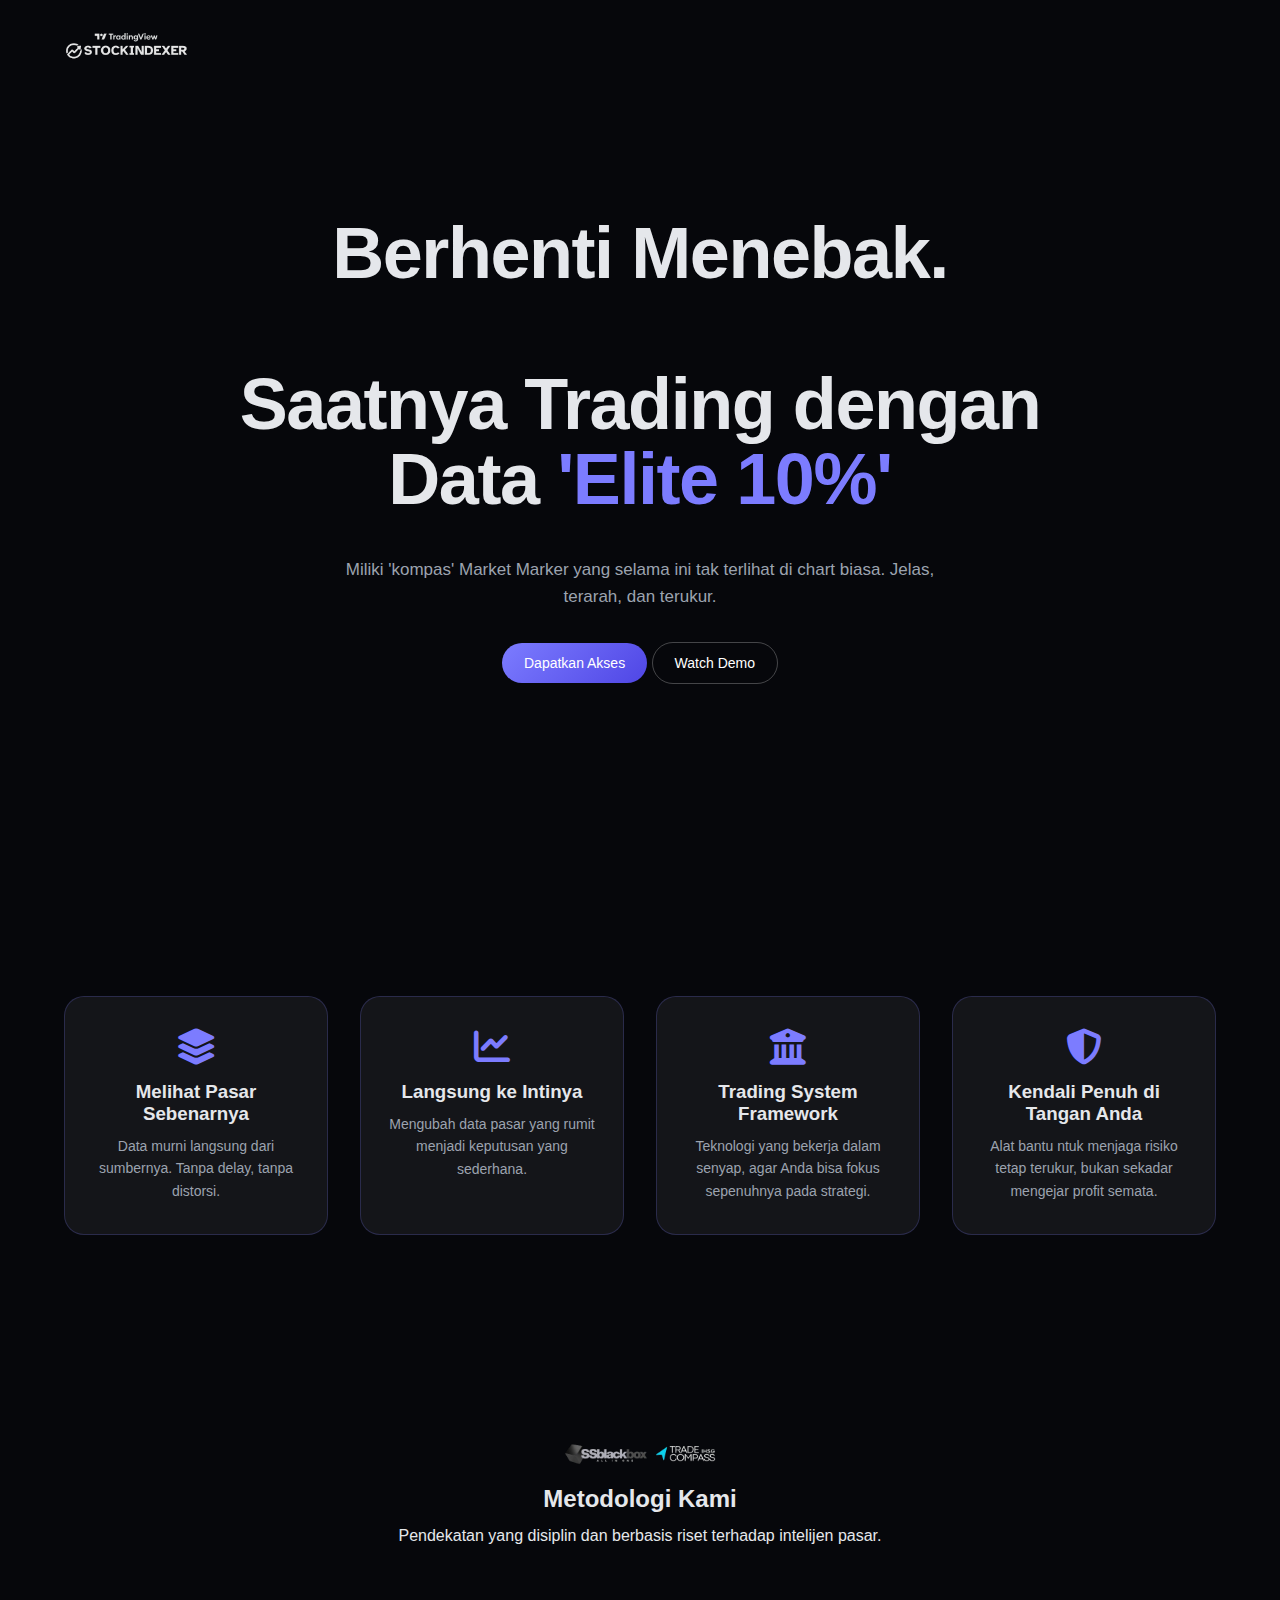
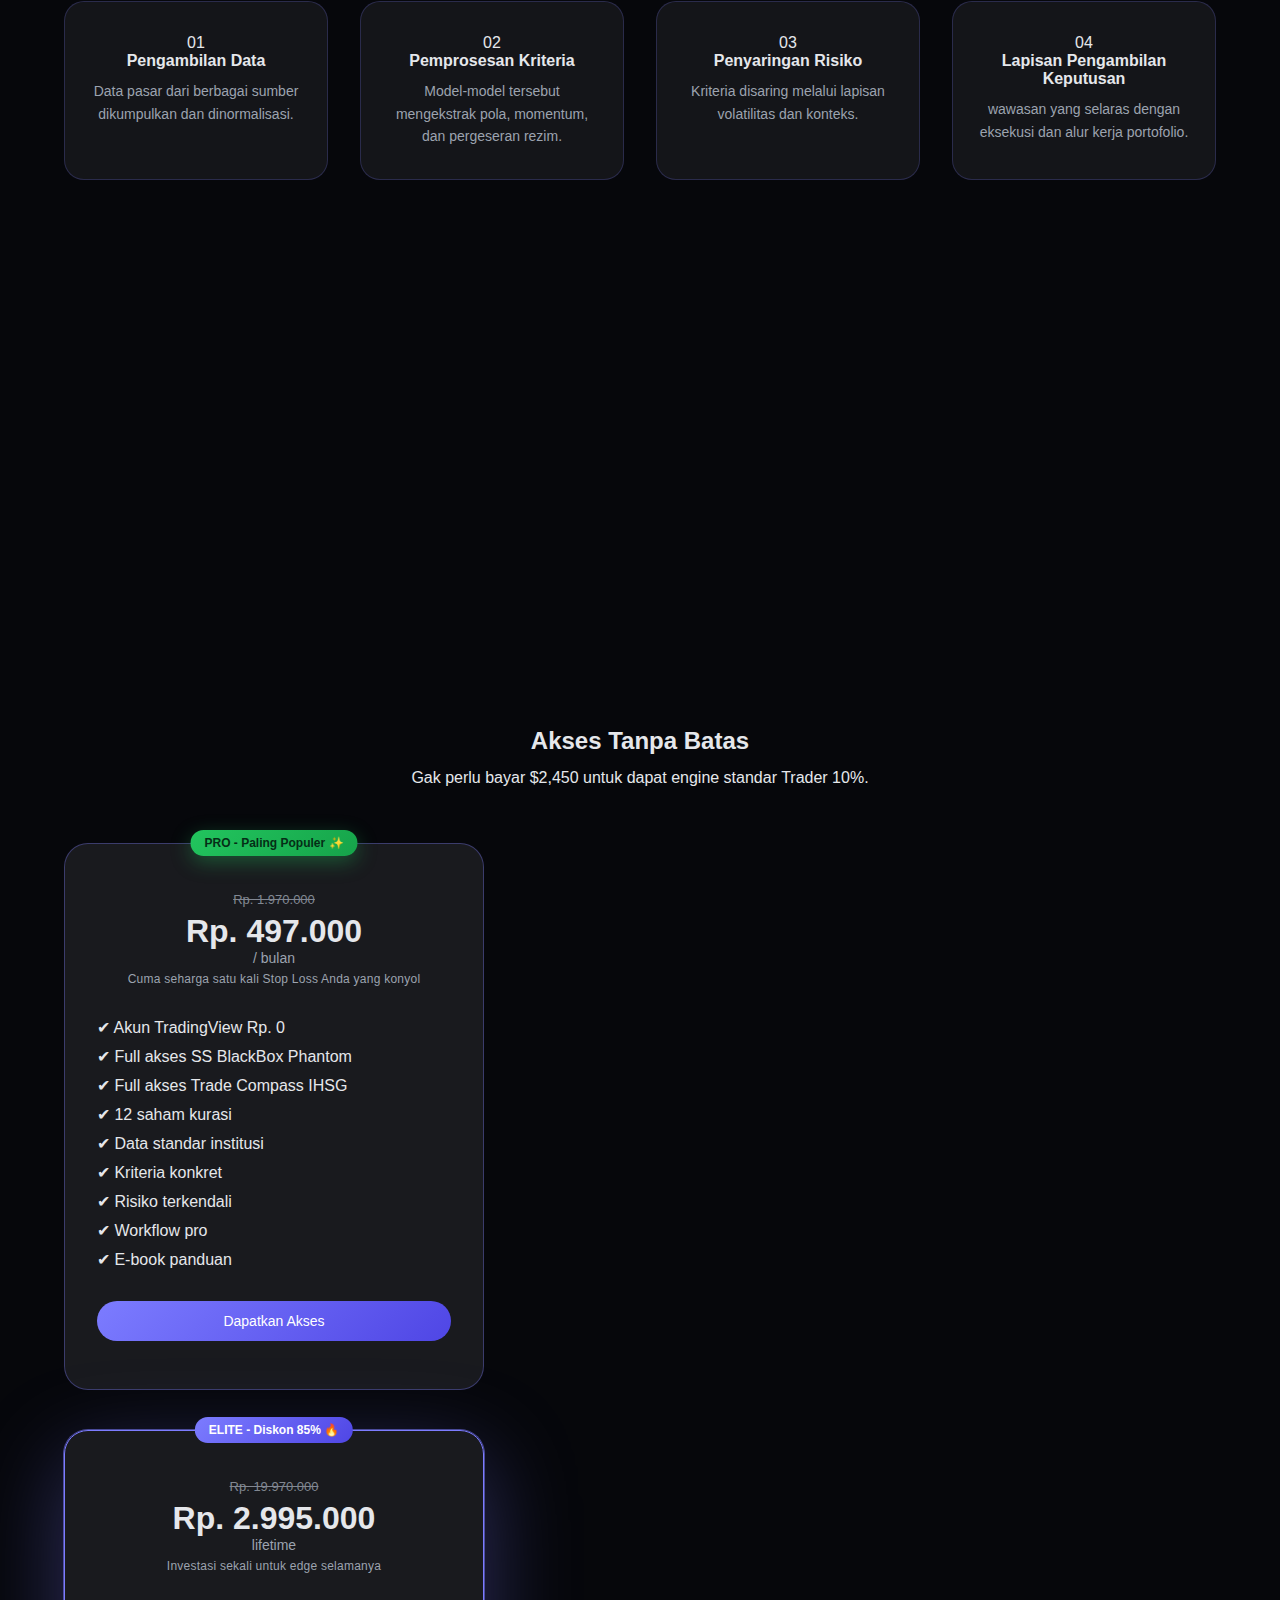
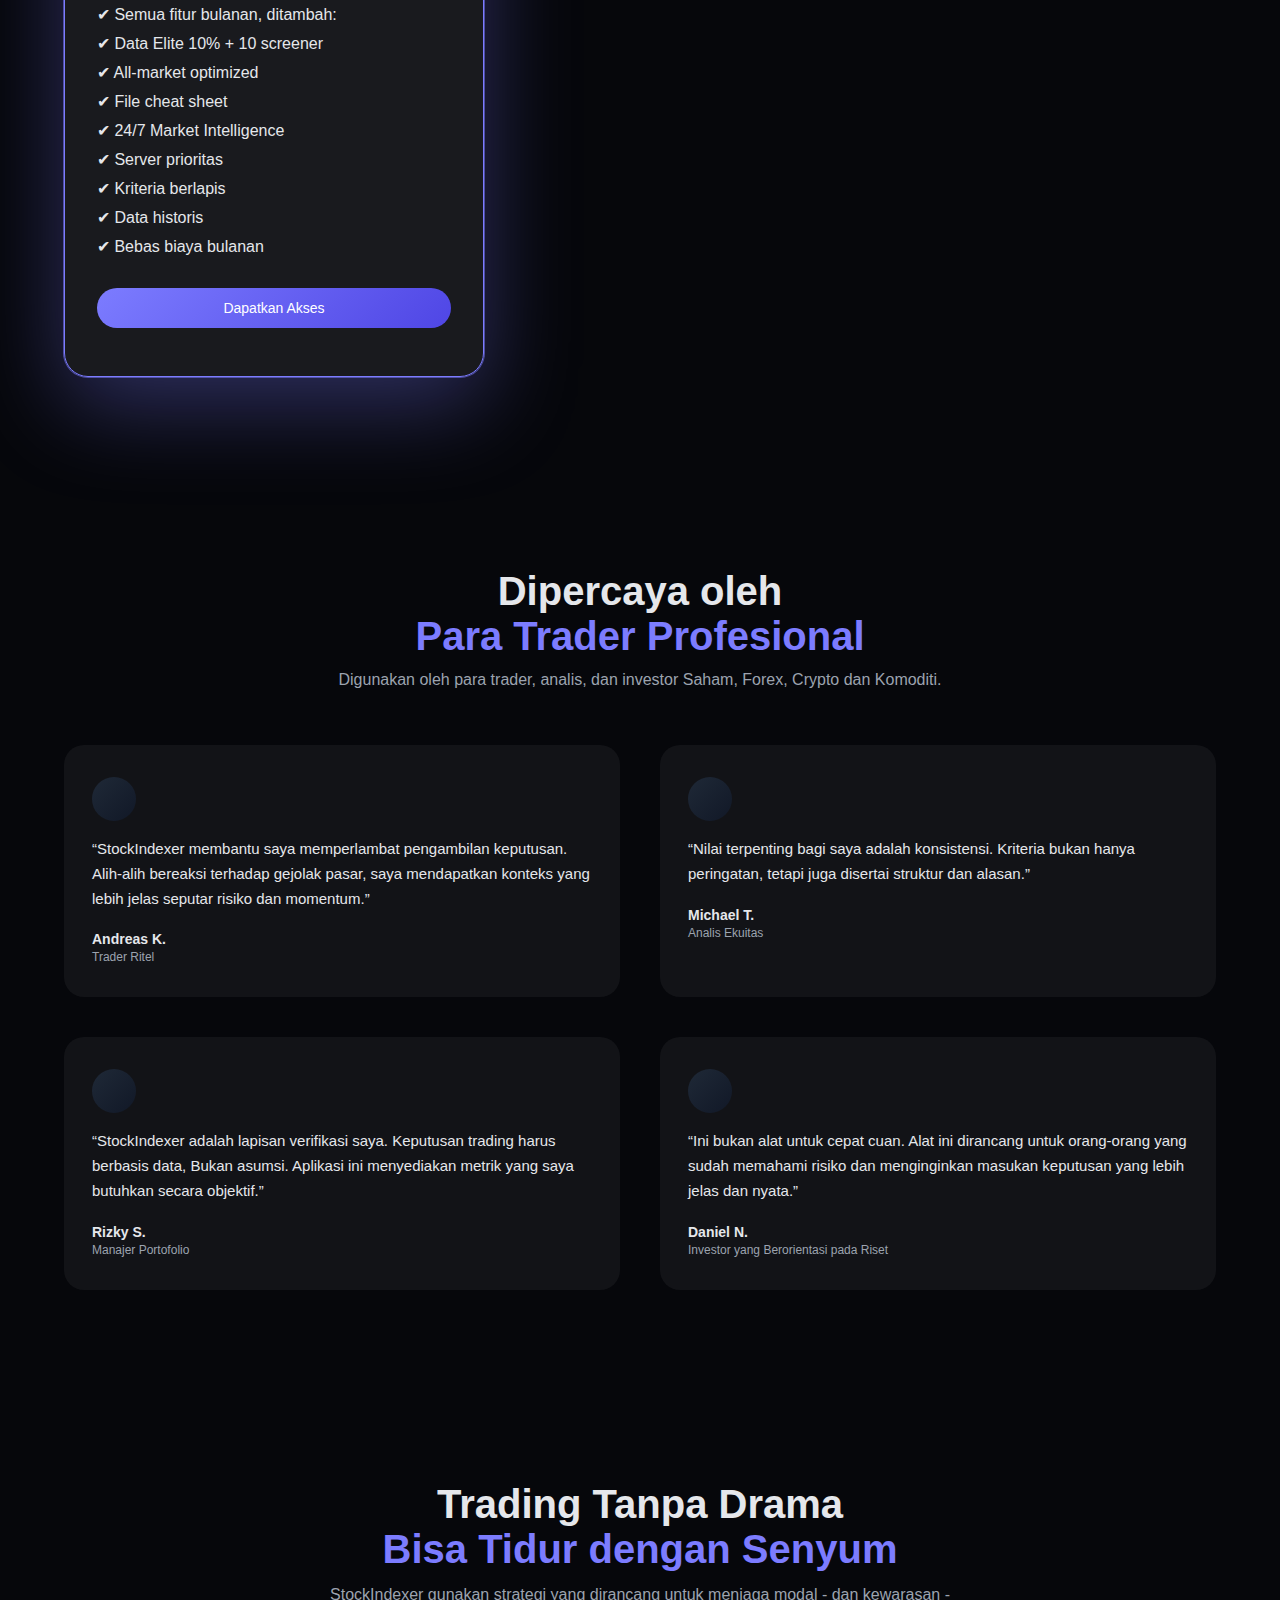
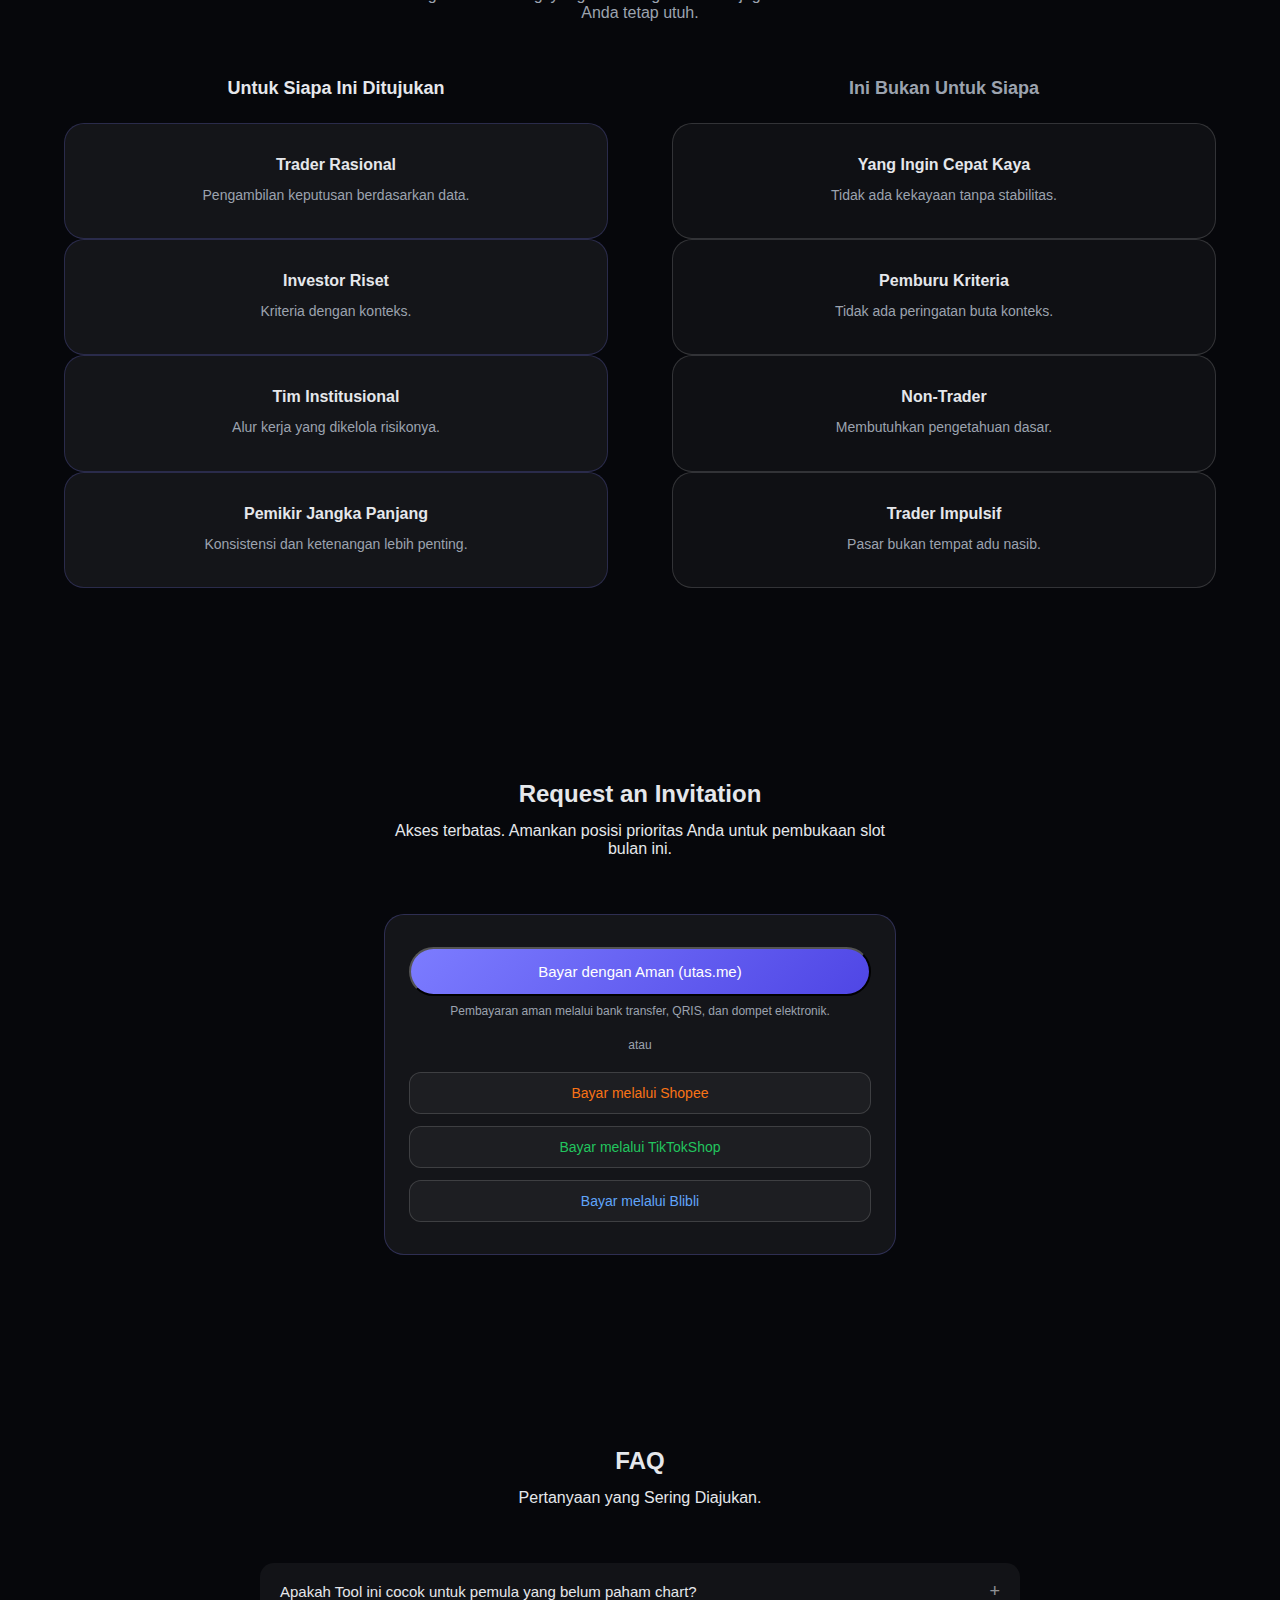
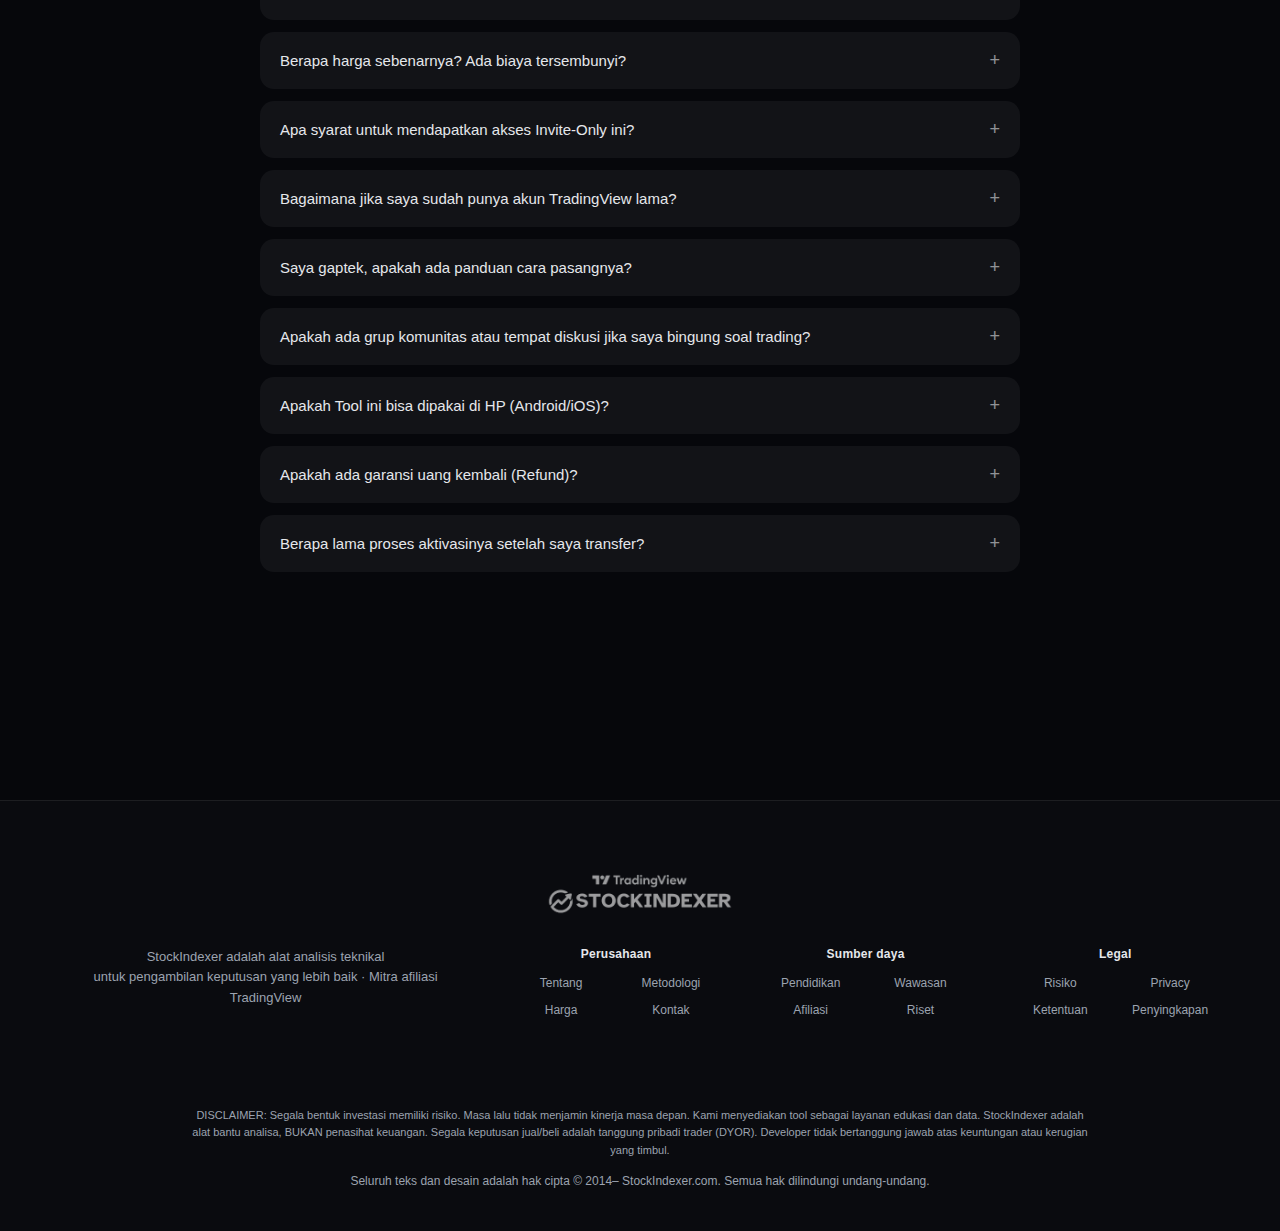
<file: index.html>
<!DOCTYPE html>
<html lang="id" translate="no">
<head>
<meta charset="UTF-8" />
<meta name="viewport" content="width=device-width, initial-scale=1.0" />
<meta name="google" content="notranslate">
<link rel="stylesheet" href="css/style.css?v=2.2.0" />
<link rel="stylesheet"
  href="https://cdnjs.cloudflare.com/ajax/libs/font-awesome/6.5.1/css/all.min.css" />
  
<title>SS BlackBox Phantom Edition v6.1 + HFT: Institutional Edge | StockIndexer</title>
<meta name="description" content="Gunakan teknologi HFT untuk deteksi pergerakan Smart Money. Panduan lengkap SS BlackBox Phantom Edition v6.1: Sistem trading adaptif untuk Forex, Crypto, & Saham. Dapatkan edge lo!">
<meta name="keywords" content="SS BlackBox, HFT Trading, Smart Money Concepts, TradingView Indicator, StockIndexer, Forex Strategy, Crypto Trading, Institutional Trading">
<meta name="author" content="StockIndexer">
<link rel="canonical" href="https://stockindexer.com/">

<meta property="og:type" content="website">
<meta property="og:url" content="https://stockindexer.com/">
<meta property="og:title" content="SS BlackBox Phantom Edition v6.1 + HFT: Institutional Edge">
<meta property="og:description" content="Bongkar manipulasi pasar dengan 7 Fitur HFT. Trading tenang dengan strategi Smart Money.">
<meta property="og:image" content="https://stockindexer.com/assets/img/og-preview.jpg"> <meta property="twitter:card" content="summary_large_image">
<meta property="twitter:url" content="https://stockindexer.com/">
<meta property="twitter:title" content="SS BlackBox Phantom Edition v6.1 + HFT: Institutional Edge">
<meta property="twitter:description" content="Stop being exit liquidity. Trading pakai senjata Institusi sekarang.">
<meta property="twitter:image" content="https://stockindexer.com/assets/img/og-preview.jpg">

<link rel="icon" type="image/png" href="/favicon.png">
<meta name="theme-color" content="#0f172a"> <script>
    document.addEventListener('DOMContentLoaded', function() {
        // 1. Deteksi kedatangan dari UTAS (Auto Unlock)
        const urlParams = new URLSearchParams(window.location.search);
        
        // Cek jika ada parameter sukses atau referrer dari Utas
        if (urlParams.get('status') === 'success' || document.referrer.includes('utas.co')) {
            localStorage.setItem('ss_blackbox_premium', 'true');
            console.log("Access Granted: Premium Token Activated via Payment.");
            
            // Opsional: Hilangkan parameter URL agar terlihat bersih
            window.history.replaceState({}, document.title, window.location.pathname);
        }

        // 2. Simple Analytics (Optional: Cek berapa kali user Premium balik lagi)
        if (localStorage.getItem('ss_blackbox_premium') === 'true') {
            console.log("Welcome back, Premium Member!");
            // Lo bisa tambahkan logika ganti teks tombol di Landing Page dari "Beli" jadi "Akses Panduan"
            const ctaBtn = document.querySelector('.btn-unlock');
            if(ctaBtn) {
                ctaBtn.innerText = "🔓 Akses Panduan Premium Lo";
                ctaBtn.href = "complete-guide-premium.html";
            }
        }
    });
</script>

<script>
    if (window.location.pathname.includes('complete-guide-premium')) {
        var meta = document.createElement('meta');
        meta.name = "robots";
        meta.content = "noindex, nofollow";
        document.getElementsByTagName('head')[0].appendChild(meta);
    }
</script>
</head>

<body>

<!-- ================= PAGE 1 : HERO ================= -->
<section class="hero">

  <video class="hero-bg" autoplay muted loop playsinline data-lazy-video>
    <source src="assets/hero.mp4" type="video/mp4" />
  </video>

  <div class="hero-overlay"></div>

  <!-- HEADER : LOGO ONLY -->
  <header class="hero-header hero-header-c\enter">
    <img src="assets/si.png" alt="StockIndexer" class="header-logo">
  </header>

  <div class="hero-center">

    <h1 class="animate delay-1">
      Berhenti Menebak.<br>
      <br>
      Saatnya Trading dengan Data <span>'Elite 10%'</span>
    </h1>

    <p class="animate delay-2">
      Miliki 'kompas' Market Marker yang selama ini tak terlihat di chart biasa. Jelas, terarah, dan terukur.
    </p>

    <div class="hero-cta animate delay-3">
      <a href="#request" class="btn primary">Dapatkan Akses</a>
      <button class="btn ghost demo-trigger">Watch Demo</button>
    </div>

  </div>
</section>

<!-- ================= PAGE 2 : CORE VALUES ================= -->
<section class="section values">
  <div class="container">

    <div class="grid values-grid">
      <div class="card animate delay-1">
        <i class="fa-solid fa-layer-group icon"></i>
        <h3>Melihat Pasar Sebenarnya</h3>
        <p>Data murni langsung dari sumbernya. Tanpa delay, tanpa distorsi.</p>
      </div>

      <div class="card animate delay-2">
        <i class="fa-solid fa-chart-line icon"></i>
        <h3>Langsung ke Intinya</h3>
        <p>Mengubah data pasar yang rumit menjadi keputusan yang sederhana.</p>
      </div>

      <div class="card animate delay-3">
        <i class="fa-solid fa-building-columns icon"></i>
        <h3>Trading System Framework</h3>
        <p>Teknologi yang bekerja dalam senyap, agar Anda bisa fokus sepenuhnya pada strategi.</p>
      </div>

      <div class="card animate delay-4">
        <i class="fa-solid fa-shield-halved icon"></i>
        <h3>Kendali Penuh di Tangan Anda</h3>
        <p>Alat bantu ntuk menjaga risiko tetap terukur, bukan sekadar mengejar profit semata.</p>
      </div>
    </div>

  </div>
</section>

<!-- ================= PAGE 3 : METHODOLOGY ================= -->
<section class="section methodology video-section">

  <video class="section-bg" autoplay muted loop playsinline data-lazy-video>
    <source src="assets/hero.mp4" type="video/mp4" />
  </video>

  <div class="section-overlay"></div>

  <div class="container section-content">

    <div class="section-logo">
      <img src="assets/bb.png" alt="StockIndexer">
    </div>

    <h2>Metodologi Kami</h2>
    <p class="subtitle">
      Pendekatan yang disiplin dan berbasis riset terhadap intelijen pasar.
    </p>

    <div class="grid methodology-grid">
      <div class="card animate delay-1">
        <span class="step">01</span>
        <h4>Pengambilan Data</h4>
        <p>Data pasar dari berbagai sumber dikumpulkan dan dinormalisasi.</p>
      </div>

      <div class="card animate delay-2">
        <span class="step">02</span>
        <h4>Pemprosesan Kriteria</h4>
        <p>Model-model tersebut mengekstrak pola, momentum, dan pergeseran rezim.</p>
      </div>

      <div class="card animate delay-3">
        <span class="step">03</span>
        <h4>Penyaringan Risiko</h4>
        <p>Kriteria disaring melalui lapisan volatilitas dan konteks.</p>
      </div>

      <div class="card animate delay-4">
        <span class="step">04</span>
        <h4>Lapisan Pengambilan Keputusan</h4>
        <p>wawasan yang selaras dengan eksekusi dan alur kerja portofolio.</p>
      </div>
    </div>

  </div>
</section>

<!-- ================= PAGE 4 : PRICING ================= -->
<section class="section pricing" id="pricing">
  <div class="container">

    <h2>Akses Tanpa Batas</h2>
    <p class="subtitle">Gak perlu bayar $2,450 untuk dapat engine standar Trader 10%.</p>

    <div class="pricing-grid">

      <div class="pricing-card animate delay-1">
        <div class="badge-popular badge-monthly">PRO - Paling Populer ✨</div>

        <div class="price">
  <span class="price-old">Rp. 1.970.000</span>
  <span class="amount">Rp. 497.000</span>
  <span class="period">/ bulan</span>

  <div class="price-note">
    Cuma seharga satu kali Stop Loss Anda yang konyol
  </div>
</div>

        <ul class="feature-list">
          <li>✔ Akun TradingView Rp. 0</li>
          <li>✔ Full akses SS BlackBox Phantom</li>
          <li>✔ Full akses Trade Compass IHSG</li>
          <li>✔ 12 saham kurasi</li>
          <li>✔ Data standar institusi</li>
          <li>✔ Kriteria konkret</li>
          <li>✔ Risiko terkendali</li>
          <li>✔ Workflow pro</li>
          <li>✔ E-book panduan</li>
        </ul>

        <a href="#request" class="btn primary pricing-cta">Dapatkan Akses</a>
      </div>

      <div class="pricing-card featured animate delay-2">
        <div class="badge-popular">ELITE - Diskon 85% 🔥</div>

        <div class="price">
  <span class="price-old">Rp. 19.970.000</span>
  <span class="amount">Rp. 2.995.000</span>
  <span class="period">lifetime</span>

  <div class="price-note">
    Investasi sekali untuk edge selamanya
  </div>
</div>

        <ul class="feature-list">
          <li>✔ Semua fitur bulanan, ditambah:</li>
          <li>✔ Data Elite 10% + 10 screener</li>
          <li>✔ All-market optimized</li>
          <li>✔ File cheat sheet</li>
          <li>✔ 24/7 Market Intelligence</li>
          <li>✔ Server prioritas</li>
          <li>✔ Kriteria berlapis</li>
          <li>✔ Data historis</li>
          <li>✔ Bebas biaya bulanan</li>
        </ul>

        <a href="#request" class="btn primary pricing-cta">Dapatkan Akses</a>
      </div>

    </div>
  </div>
</section>

  <!-- ================= PAGE : TESTIMONIALS ================= -->
<section class="section testimonials">

  <div class="container">

    <h2 class="animate delay-1">
      Dipercaya oleh<br>
      <span>Para Trader Profesional</span>
    </h2>

    <p class="subtitle animate delay-2">
      Digunakan oleh para trader, analis, dan investor Saham, Forex, Crypto dan Komoditi.
    </p>

    <div class="testimonial-grid">

      <!-- CARD 1 -->
      <div class="testimonial-card animate delay-1">
  <div class="testimonial-avatar" data-name="Andreas K"></div>

  <p class="testimonial-text">
    “StockIndexer membantu saya memperlambat pengambilan keputusan.
    Alih-alih bereaksi terhadap gejolak pasar,
    saya mendapatkan konteks yang lebih jelas
    seputar risiko dan momentum.”
  </p>

  <div class="testimonial-meta">
    <strong>Andreas K.</strong>
    <span>Trader Ritel</span>
  </div>
</div>

      <!-- CARD 2 -->
      <div class="testimonial-card animate delay-2">
        <div class="testimonial-avatar" data-name="Michael K"></div>

        <p class="testimonial-text">
          “Nilai terpenting bagi saya adalah
          konsistensi. Kriteria bukan hanya peringatan,
          tetapi juga disertai struktur dan alasan.”
        </p>

        <div class="testimonial-meta">
          <strong>Michael T.</strong>
          <span>Analis Ekuitas</span>
        </div>
      </div>

      <!-- CARD 3 -->
      <div class="testimonial-card animate delay-3">
        <div class="testimonial-avatar" data-name="Rizky S"></div>

        <p class="testimonial-text">
          “StockIndexer adalah lapisan verifikasi saya.
          Keputusan trading harus berbasis data,
          Bukan asumsi. Aplikasi ini menyediakan metrik
          yang saya butuhkan secara objektif.”
        </p>

        <div class="testimonial-meta">
          <strong>Rizky S.</strong>
          <span>Manajer Portofolio</span>
        </div>
      </div>

      <!-- CARD 4 -->
      <div class="testimonial-card animate delay-4">
        <div class="testimonial-avatar" data-name="Daniel N"></div>

        <p class="testimonial-text">
          “Ini bukan alat untuk cepat cuan.
          Alat ini dirancang untuk orang-orang yang sudah
          memahami risiko dan menginginkan
          masukan keputusan yang lebih jelas dan nyata.”
        </p>

        <div class="testimonial-meta">
          <strong>Daniel N.</strong>
          <span>Investor yang Berorientasi pada Riset</span>
        </div>
      </div>

    </div>

  </div>
</section>
  
<!-- ================= PAGE 5 : AUDIENCE ================= -->
<section class="section audience">
  <div class="container">

    <h2>
      Trading Tanpa Drama<br><span>Bisa Tidur dengan Senyum</span>
    </h2>

    <p class="subtitle">
      StockIndexer gunakan strategi yang dirancang untuk menjaga modal - dan kewarasan - Anda tetap utuh.
    </p>

    <div class="audience-grid">
      <div class="audience-column">
        <h3>Untuk Siapa Ini Ditujukan</h3>
        <div class="card"><h4>Trader Rasional</h4><p>Pengambilan keputusan berdasarkan data.</p></div>
        <div class="card"><h4>Investor Riset</h4><p>Kriteria dengan konteks.</p></div>
        <div class="card"><h4>Tim Institusional</h4><p>Alur kerja yang dikelola risikonya.</p></div>
        <div class="card"><h4>Pemikir Jangka Panjang</h4><p>Konsistensi dan ketenangan lebih penting.</p></div>
      </div>

      <div class="audience-column muted">
        <h3>Ini Bukan Untuk Siapa</h3>
        <div class="card"><h4>Yang Ingin Cepat Kaya</h4><p>Tidak ada kekayaan tanpa stabilitas.</p></div>
        <div class="card"><h4>Pemburu Kriteria</h4><p>Tidak ada peringatan buta konteks.</p></div>
        <div class="card"><h4>Non-Trader</h4><p>Membutuhkan pengetahuan dasar.</p></div>
        <div class="card"><h4>Trader Impulsif</h4><p>Pasar bukan tempat adu nasib.</p></div>
      </div>
    </div>

  </div>
</section>

<!-- ================= PAGE 6 : REQUEST ================= -->
<section class="section invite" id="request">
  <div class="container invite-container">

    <h2>Request an Invitation</h2>
    <p class="subtitle">Akses terbatas. Amankan posisi prioritas Anda untuk pembukaan slot bulan ini.</p>

    <div class="payment-box">
      <button class="btn primary pay-xendit">Bayar dengan Aman (utas.me)</button>

      <p class="payment-note">
        Pembayaran aman melalui bank transfer, QRIS, dan dompet elektronik.
      </p>

      <div class="divider">atau</div>

      <div class="marketplace-grid">
        <a class="market-btn shopee" href="#">Bayar melalui Shopee</a>
        <a class="market-btn tiktok" href="#">Bayar melalui TikTokShop</a>
        <a class="market-btn blibli" href="#">Bayar melalui Blibli</a>
      </div>
    </div>

  </div>
</section>

  <!-- ================= PAGE 7 : FAQ ================= -->
<section class="section faq" id="faq">
  <div class="container">

    <h2 class="animate">FAQ</h2>
    <p class="subtitle animate">
      Pertanyaan yang Sering Diajukan.
    </p>

    <div class="faq-list">

      <div class="faq-item">
        <button class="faq-question">
          Apakah Tool ini cocok untuk pemula yang belum paham chart?
          <span class="faq-icon">+</span>
        </button>
        <div class="faq-answer">
          <p>
            Sangat cocok. Tool Stock Indexer (SS BlackBox Phantom v6.1 dan Trade Compass IHSG v8.1.1)
            didesain untuk menyederhanakan analisa teknikal yang rumit menjadi Kriteria visual yang
            mudah dibaca. Anda tidak perlu menghafal ratusan pola candle, biarkan back-end kami
            yang bekerja.
          </p>
        </div>
      </div>

      <div class="faq-item">
        <button class="faq-question">
          Berapa harga sebenarnya? Ada biaya tersembunyi?
          <span class="faq-icon">+</span>
        </button>
        <div class="faq-answer">
          <p>
            Saat ini kami menawarkan <strong>Promo Lifetime Rp. 2.995.000</strong> (Sekali bayar untuk selamanya).
            Kami juga menyediakan opsi <i>Bulanan Rp 497.000,</i> namun 98% member kami memilih Lifetime karena
            jauh lebih hemat (hanya seharga 6 bulan langganan, tapi dapat akses dan update seumur hidup). Tidak ada biaya
            perpanjangan tahunan.
          </p>
        </div>
      </div>

      <div class="faq-item">
        <button class="faq-question">
          Apa syarat untuk mendapatkan akses Invite-Only ini?
          <span class="faq-icon">+</span>
        </button>
        <div class="faq-answer">
          <p>
            Selain melakukan pembayaran, Anda WAJIB mendaftar akun TradingView "Basic" (Gratis) 
            menggunakan <strong>Link Resmi/Referral</strong> dari StockIndexer.
            <i>Username</i> dari akun yang terdaftar lewat link kamilah yang nantinya akan kami beri izin akses 
            (grant access) ke Tool.
          </p>
        </div>
      </div>

      <div class="faq-item">
        <button class="faq-question">
          Bagaimana jika saya sudah punya akun TradingView lama?
          <span class="faq-icon">+</span>
        </button>
        <div class="faq-answer">
          <p>
            Untuk mendapatkan akses Tool ini, Anda perlu membuat akun baru menggunakan link dari kami.
            Akun TradingView "Basic" (Gratis) sudah sangat cukup untuk menjalankan Tool ini,
            jadi Anda tidak perlu mengeluarkan biaya langganan ke pihak TradingView.
          </p>
        </div>
      </div>

      <div class="faq-item">
        <button class="faq-question">
          Saya gaptek, apakah ada panduan cara pasangnya?
          <span class="faq-icon">+</span>
        </button>
        <div class="faq-answer">
          <p>
            Jangan khawatir! Kami memberikan <strong>Garansi Bimbingan Sampai Bisa.</strong>
            Setelah pembelian, Anda akan mendapatkan video tutorial cara pasang. Jika masih bingung,
            tim support kami akan memandu Anda via chat/remote sampai Tool muncul di layar Anda 
            dan siap digunakan.
          </p>
        </div>
      </div>

      <div class="faq-item">
        <button class="faq-question">
          Apakah ada grup komunitas atau tempat diskusi jika saya bingung soal trading?
          <span class="faq-icon">+</span>
        </button>
        <div class="faq-answer">
          <p>
            Jelas ada. Sebagai bagian dari komitmen kami, pemilik lisensi <strong>LIFETIME,</strong> akan 
            bergabung dalam <stong>VIP StockIndexer.</stong> Ini adalah ruang tertutup untuk membedah analisa teknikal,
            fundamental dan pola smart money secara real-time. Memastikan investasi Anda pada teknologi ini
            terkonversi menjadi keahlian trading tingkat tinggi.
          </p>
        </div>
      </div>

      <div class="faq-item">
        <button class="faq-question">
          Apakah Tool ini bisa dipakai di HP (Android/iOS)?
          <span class="faq-icon">+</span>
        </button>
        <div class="faq-answer">
          <p>
            Bisa banget! Karena Tool ini berbasis cloud di TradingView, setelah Anda pasang sekali,
            Anda bisa melihat chart dan Kriterianya dari Laptop, Tablet, maupun aplikasi TradingView di HP
            Anda di mana saja.
          </p>
        </div>
      </div>

      <div class="faq-item">
        <button class="faq-question">
          Apakah ada garansi uang kembali (Refund)?
          <span class="faq-icon">+</span>
        </button>
        <div class="faq-answer">
          <p>
            Karena ini adalah produk digital yang tidak bisa dikembalikan setelah akses dibuka,
            kami tidak melayani refund uang. Sebagai gantinya, kami memberikan <strong>Garansi Support Penuh.</strong>
            Kami pastikan alat ini berfungsi di akun Anda dan kami ajarkan cara bacanya sampai Anda mengerti.
          </p>
        </div>
      </div>

<div class="faq-item">
        <button class="faq-question">
          Berapa lama proses aktivasinya setelah saya transfer?
          <span class="faq-icon">+</span>
        </button>
        <div class="faq-answer">
          <p>
            Proses aktivasi biasanya memakan waktu 15 - 60 menit pada jam kerja (09.00 - 21.00 WIB) untuk
            verifikasi pembayaran dan input username Anda ke dalam sistem <i>Invite-Only.</i>
          </p>
        </div>
      </div>
      
    </div>
  </div>
</section>

<!-- ================= FOOTER ================= -->
<footer class="site-footer">

  <div class="footer-logo-center">
    <img src="assets/si.png" alt="StockIndexer">
  </div>

  <div class="container footer-grid">

    <div class="footer-col brand">
      <p class="footer-desc">
        StockIndexer adalah alat analisis teknikal<br>
        untuk pengambilan keputusan yang lebih baik · Mitra afiliasi TradingView
      </p>
    </div>

    <div class="footer-col">
      <h4>Perusahaan</h4>
      <ul>
        <li><a href="#">Tentang</a></li>
        <li><a href="#">Metodologi</a></li>
        <li><a href="#">Harga</a></li>
        <li><a href="#">Kontak</a></li>
      </ul>
    </div>

    <div class="footer-col">
      <h4>Sumber daya</h4>
      <ul>
        <li><a href="#">Pendidikan</a></li>
        <li><a href="#">Wawasan</a></li>
        <li><a href="#">Afiliasi</a></li>
        <li><a href="#">Riset</a></li>
      </ul>
    </div>

    <div class="footer-col">
      <h4>Legal</h4>
      <ul>
        <li><a href="#">Risiko</a></li>
        <li><a href="#">Privacy</a></li>
        <li><a href="#">Ketentuan</a></li>
        <li><a href="#">Penyingkapan</a></li>
      </ul>
    </div>

  </div>

  <div class="footer-disclaimer container">
    <p>DISCLAIMER: Segala bentuk investasi memiliki risiko. Masa lalu tidak menjamin kinerja masa depan. 
      Kami menyediakan tool sebagai layanan edukasi dan data.
      StockIndexer adalah alat bantu analisa, BUKAN penasihat keuangan. 
      Segala keputusan jual/beli adalah tanggung pribadi trader (DYOR).
      Developer tidak bertanggung jawab atas keuntungan atau kerugian yang timbul.</p>
    <p class="copyright">
      Seluruh teks dan desain adalah hak cipta © 2014–<span id="year"></span> StockIndexer.com. Semua hak dilindungi undang-undang.
    </p>
  </div>
</footer>

<script src="js/main.js"></script>
  
  <!-- ================= DEMO MODAL ================= -->
<div class="demo-modal" id="demoModal" aria-hidden="true">

  <div class="demo-backdrop"></div>

  <div class="demo-dialog" role="dialog" aria-modal="true">
    <button class="demo-close" aria-label="Close demo">×</button>

    <div class="demo-video-wrap">
      <video
        id="demoVideo"
        src="assets/video.mp4"
        playsinline
        muted
        preload="metadata"
      ></video>
    </div>

    <div class="demo-footer">
      <p class="demo-caption">
        Institutional-grade market intelligence in action.
      </p>
      <a href="#request" class="btn primary demo-invite">
        Dapatkan Akses
      </a>
    </div>
  </div>

</div>

</body>
</html>
</file>
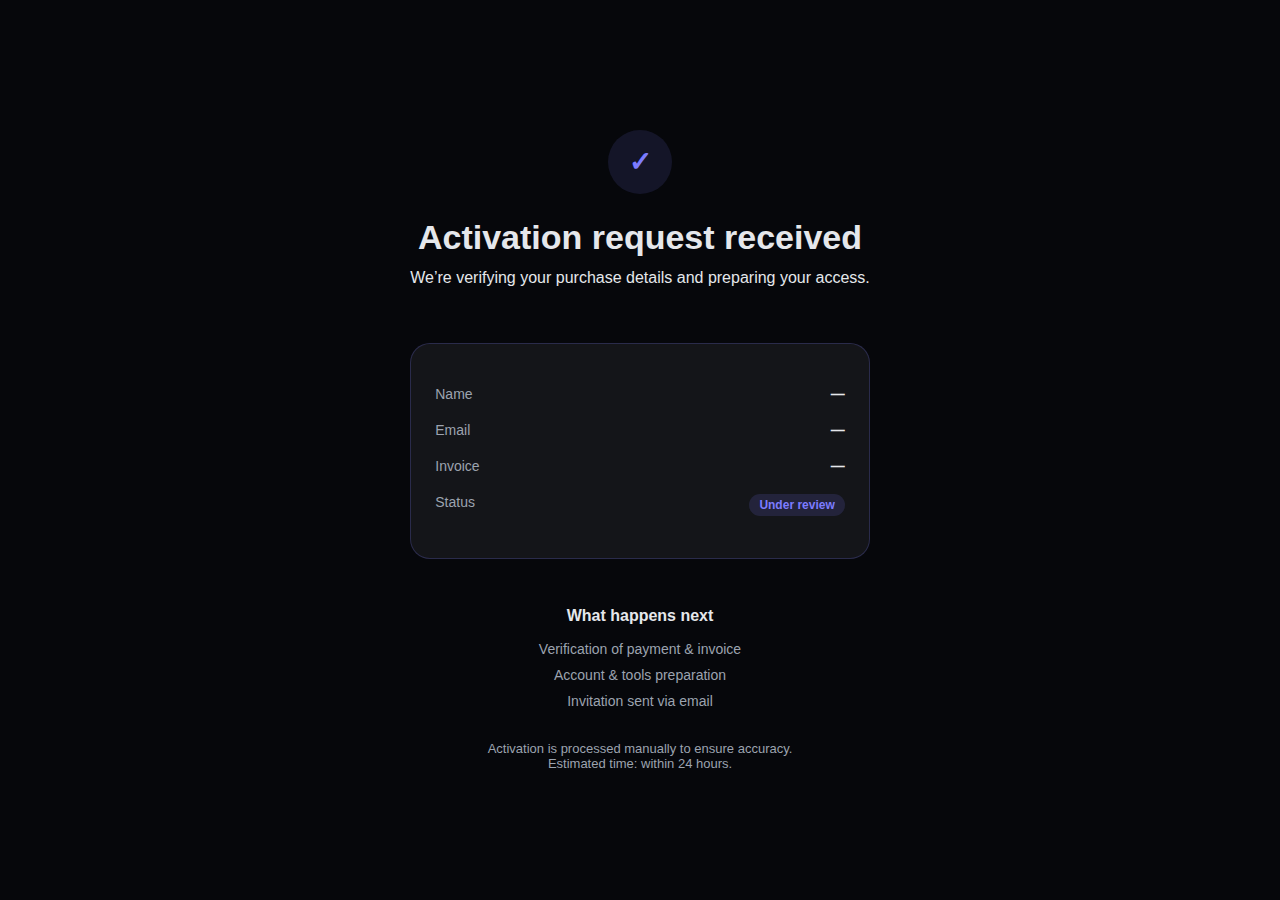
<file: activation-success.html>
<!DOCTYPE html>
<html lang="en">
<head>
  <meta charset="UTF-8" />
  <title>Activation Received — StockIndexer</title>
  <meta name="viewport" content="width=device-width, initial-scale=1.0" />

  <link rel="stylesheet" href="/css/style.css" />
</head>

<body>

<section class="section activation-success">
  <div class="container success-container">

    <!-- ICON -->
    <div class="success-icon animate">
      ✓
    </div>

    <!-- TITLE -->
    <h1 class="animate delay-1">
      Activation request received
    </h1>

    <!-- SUBTEXT -->
    <p class="subtitle animate delay-2">
      We’re verifying your purchase details and preparing your access.
    </p>

    <!-- STATUS CARD -->
    <div class="card status-card animate delay-3">

      <div class="status-row">
        <span>Name</span>
        <strong id="userName">—</strong>
      </div>

      <div class="status-row">
        <span>Email</span>
        <strong id="userEmail">—</strong>
      </div>

      <div class="status-row">
        <span>Invoice</span>
        <strong id="userInvoice">—</strong>
      </div>

      <div class="status-row">
        <span>Status</span>
        <strong class="status-pill">Under review</strong>
      </div>

    </div>

    <!-- NEXT STEPS -->
    <div class="next-steps animate delay-4">
      <h3>What happens next</h3>

      <ul>
        <li>Verification of payment & invoice</li>
        <li>Account & tools preparation</li>
        <li>Invitation sent via email</li>
      </ul>
    </div>

    <!-- FOOT NOTE -->
    <p class="success-note animate delay-4">
      Activation is processed manually to ensure accuracy.<br />
      Estimated time: within 24 hours.
    </p>

  </div>
</section>

<script src="/js/main.js"></script>
</body>
</html>
</file>
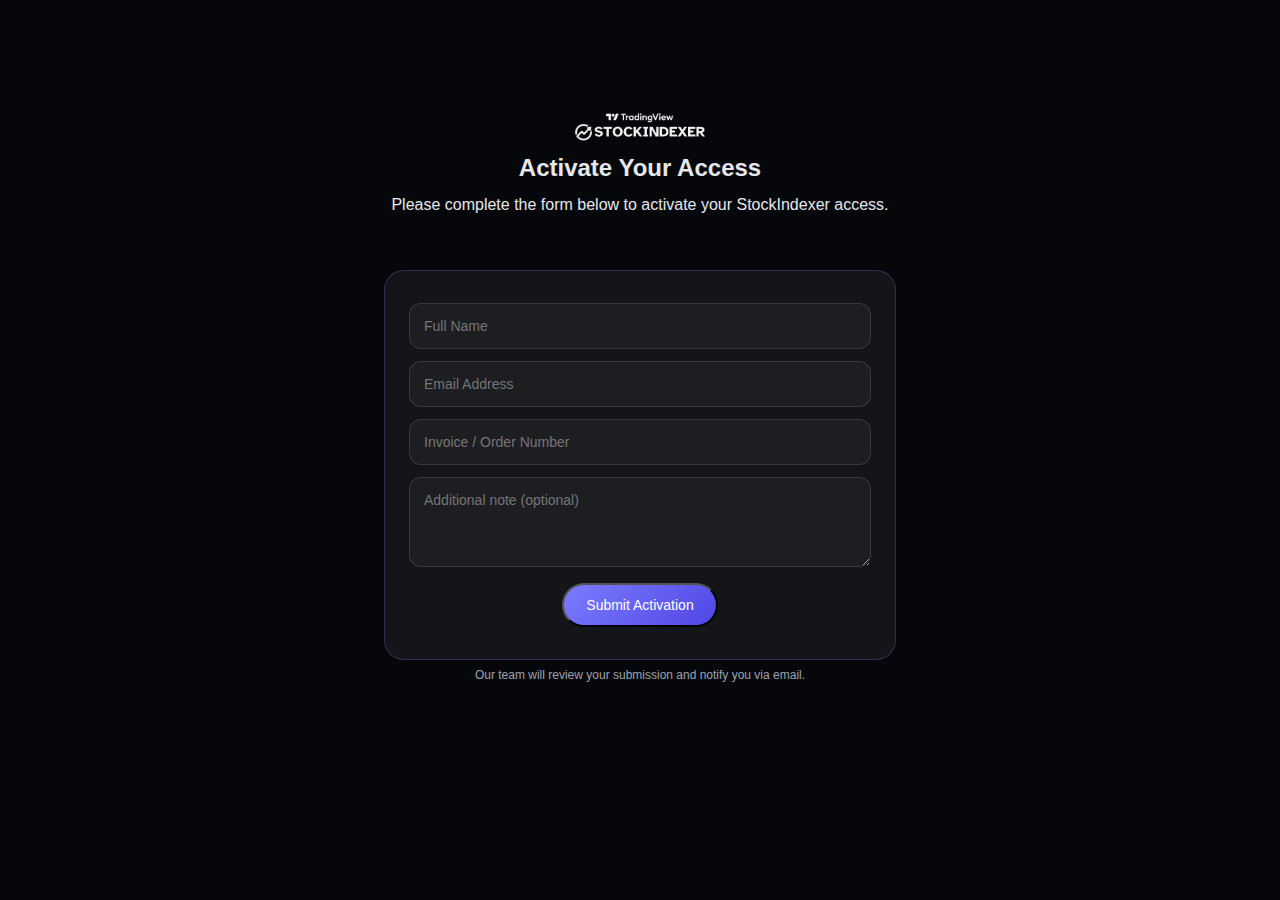
<file: activation.html>
<!DOCTYPE html>
<html lang="en">
<head>
  <meta charset="UTF-8">
  <title>Activate Your Access — StockIndexer</title>
  <meta name="viewport" content="width=device-width, initial-scale=1.0">

  <link rel="stylesheet" href="/css/style.css?v=6.6.1"> 
  <meta name="robots" content="noindex, nofollow">
  <link rel="preconnect" href="https://fonts.googleapis.com">
</head>

<body>

<section class="section activation">
  <div class="container invite-container">

    <div class="section-logo">
      <img src="/assets/si.png" alt="StockIndexer">
    </div>

    <h2>Activate Your Access</h2>
    <p class="subtitle">
      Please complete the form below to activate your StockIndexer access.
    </p>

    <form class="payment-box" id="activationForm">

      <input type="text" placeholder="Full Name" required>
      <input type="email" placeholder="Email Address" required>
      <input type="text" placeholder="Invoice / Order Number" required>

      <textarea placeholder="Additional note (optional)"></textarea>

      <button type="submit" class="btn primary">
        Submit Activation
      </button>

    </form>

    <p class="payment-note">
      Our team will review your submission and notify you via email.
    </p>

  </div>
</section>

<script src="/js/main.js"></script>
</body>
</html>
</file>
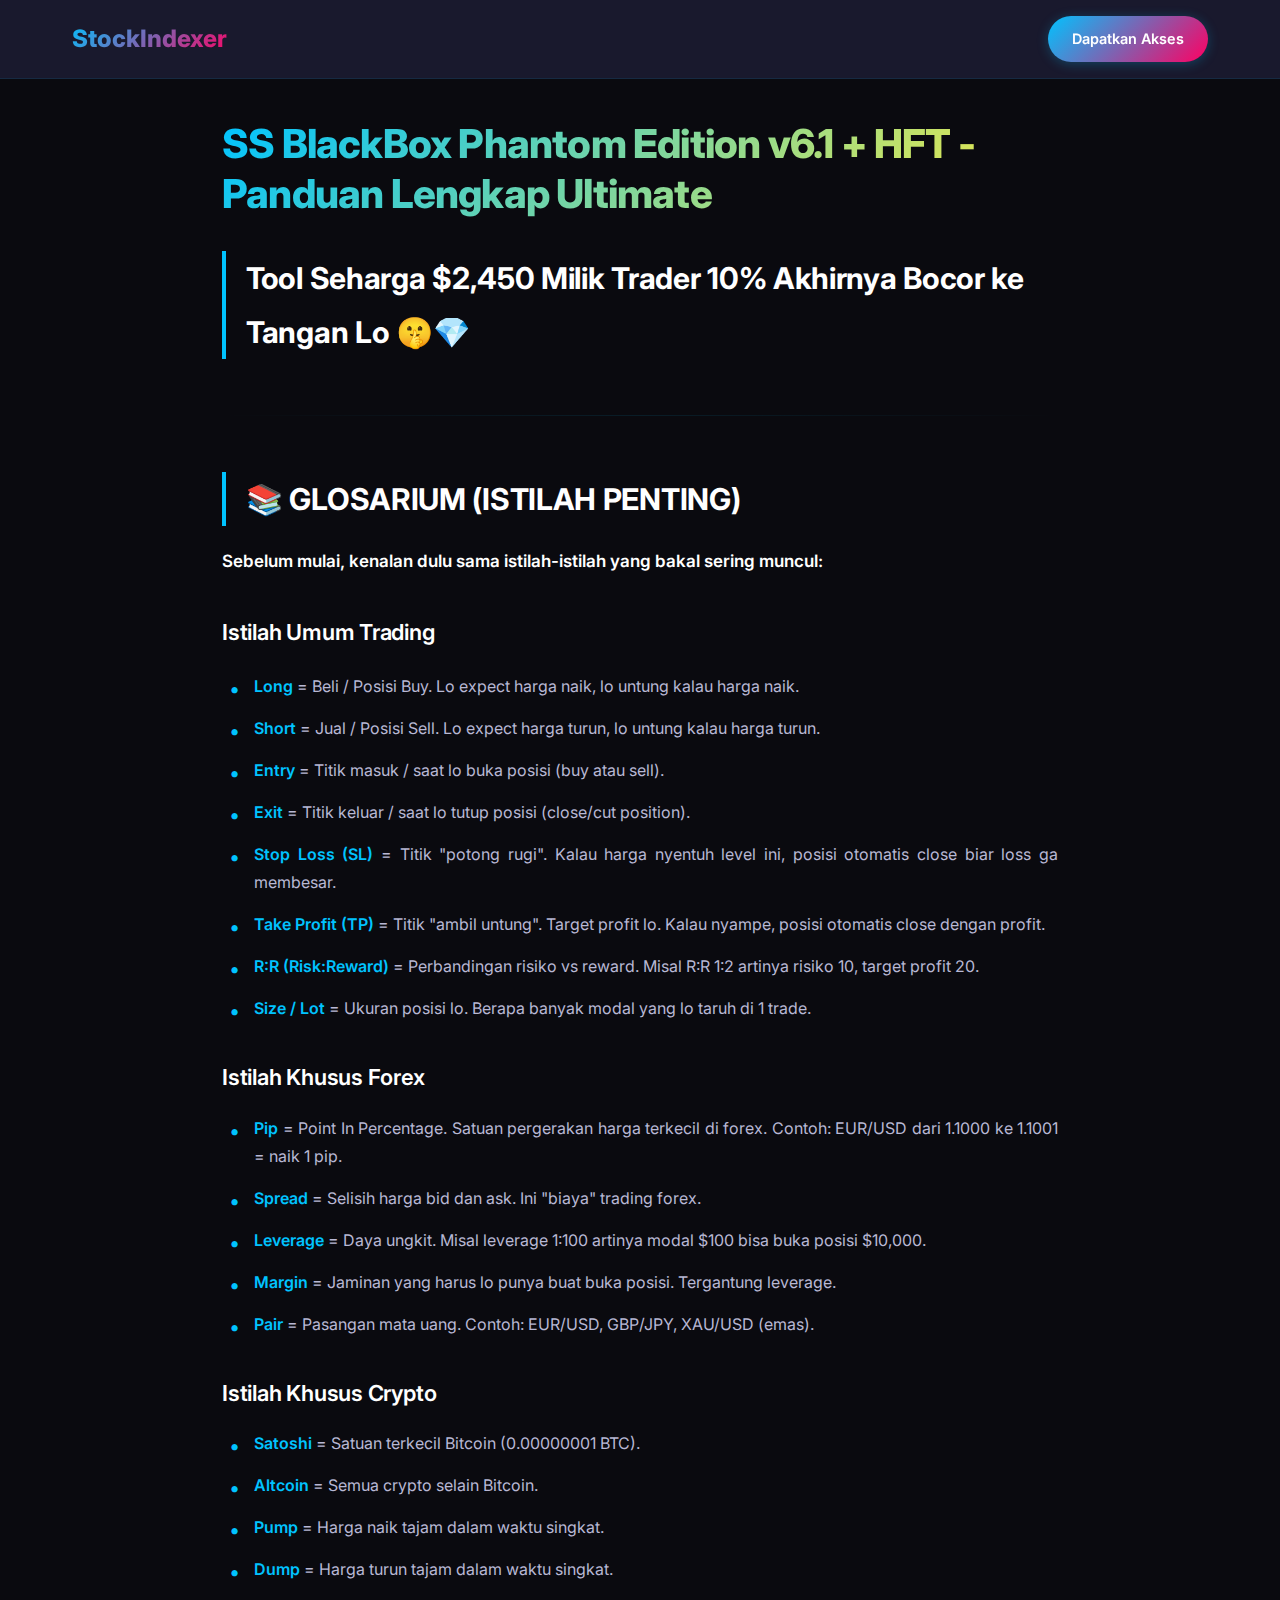
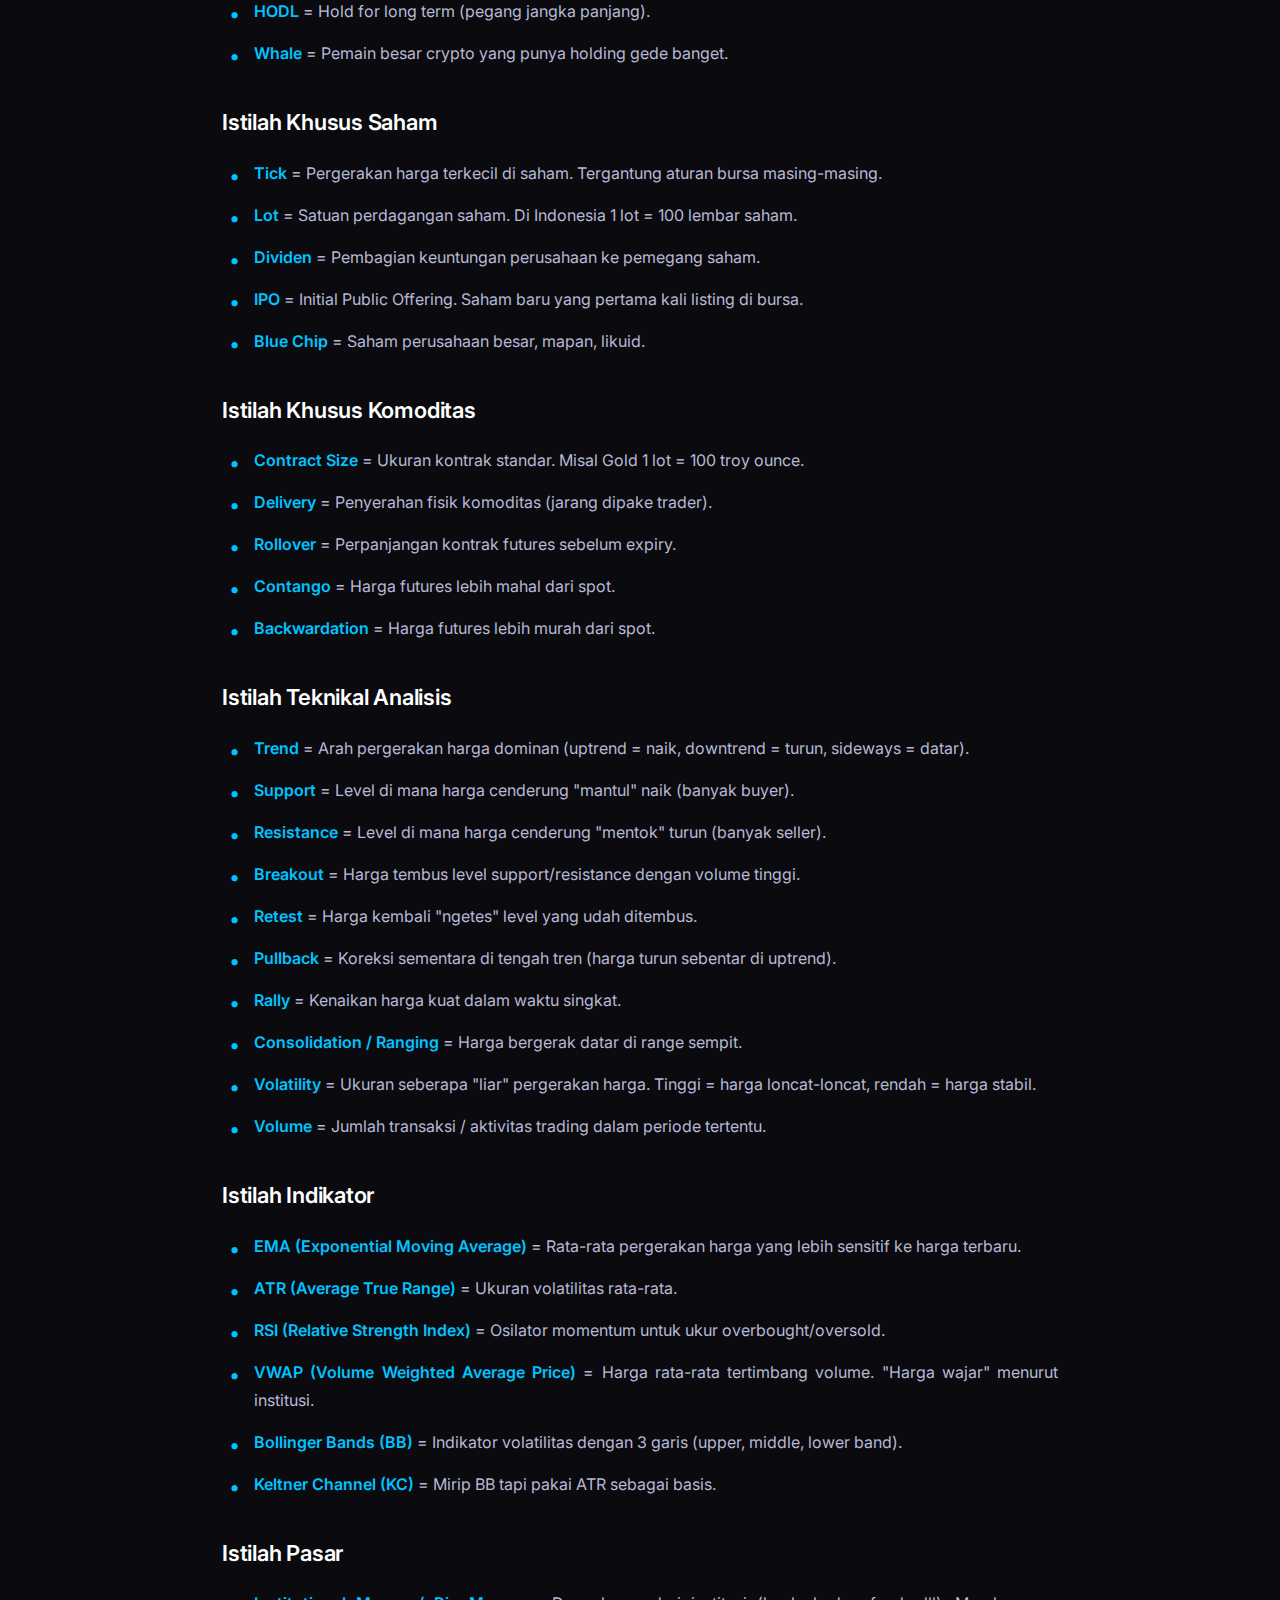
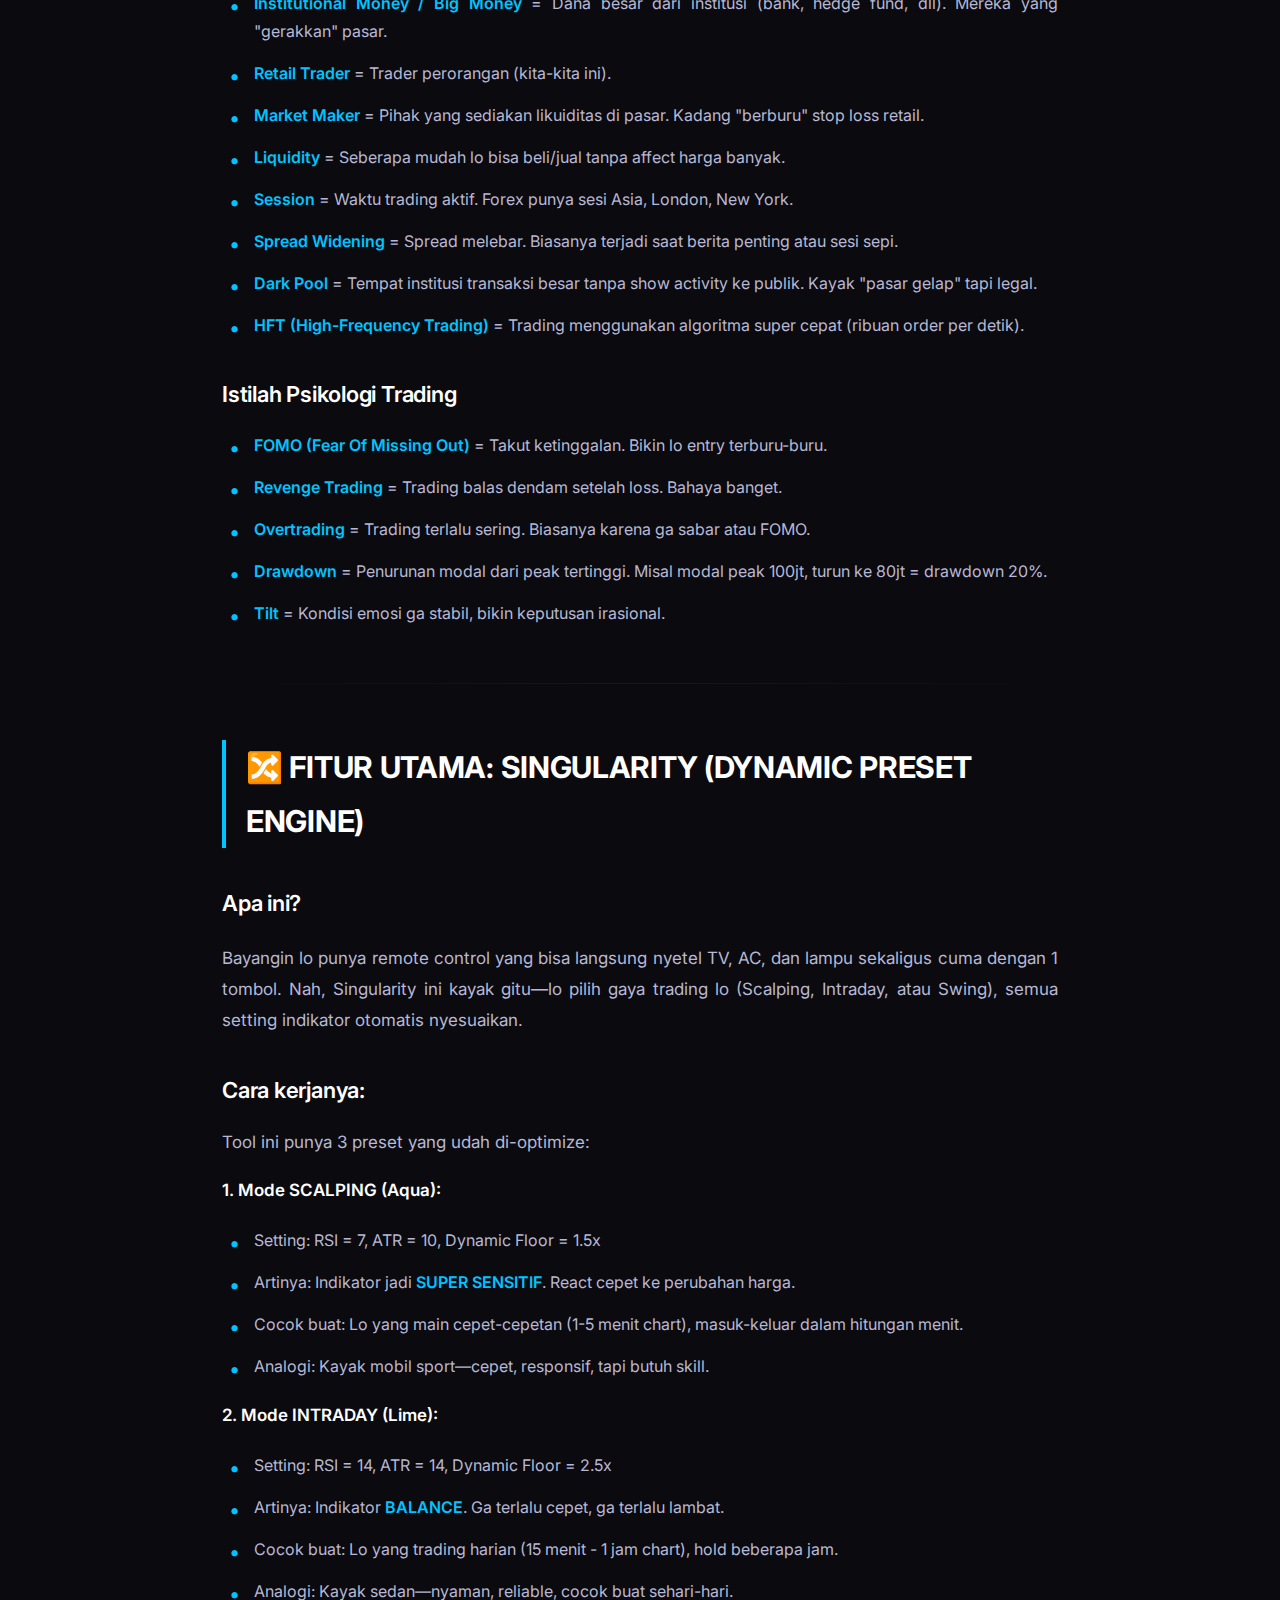
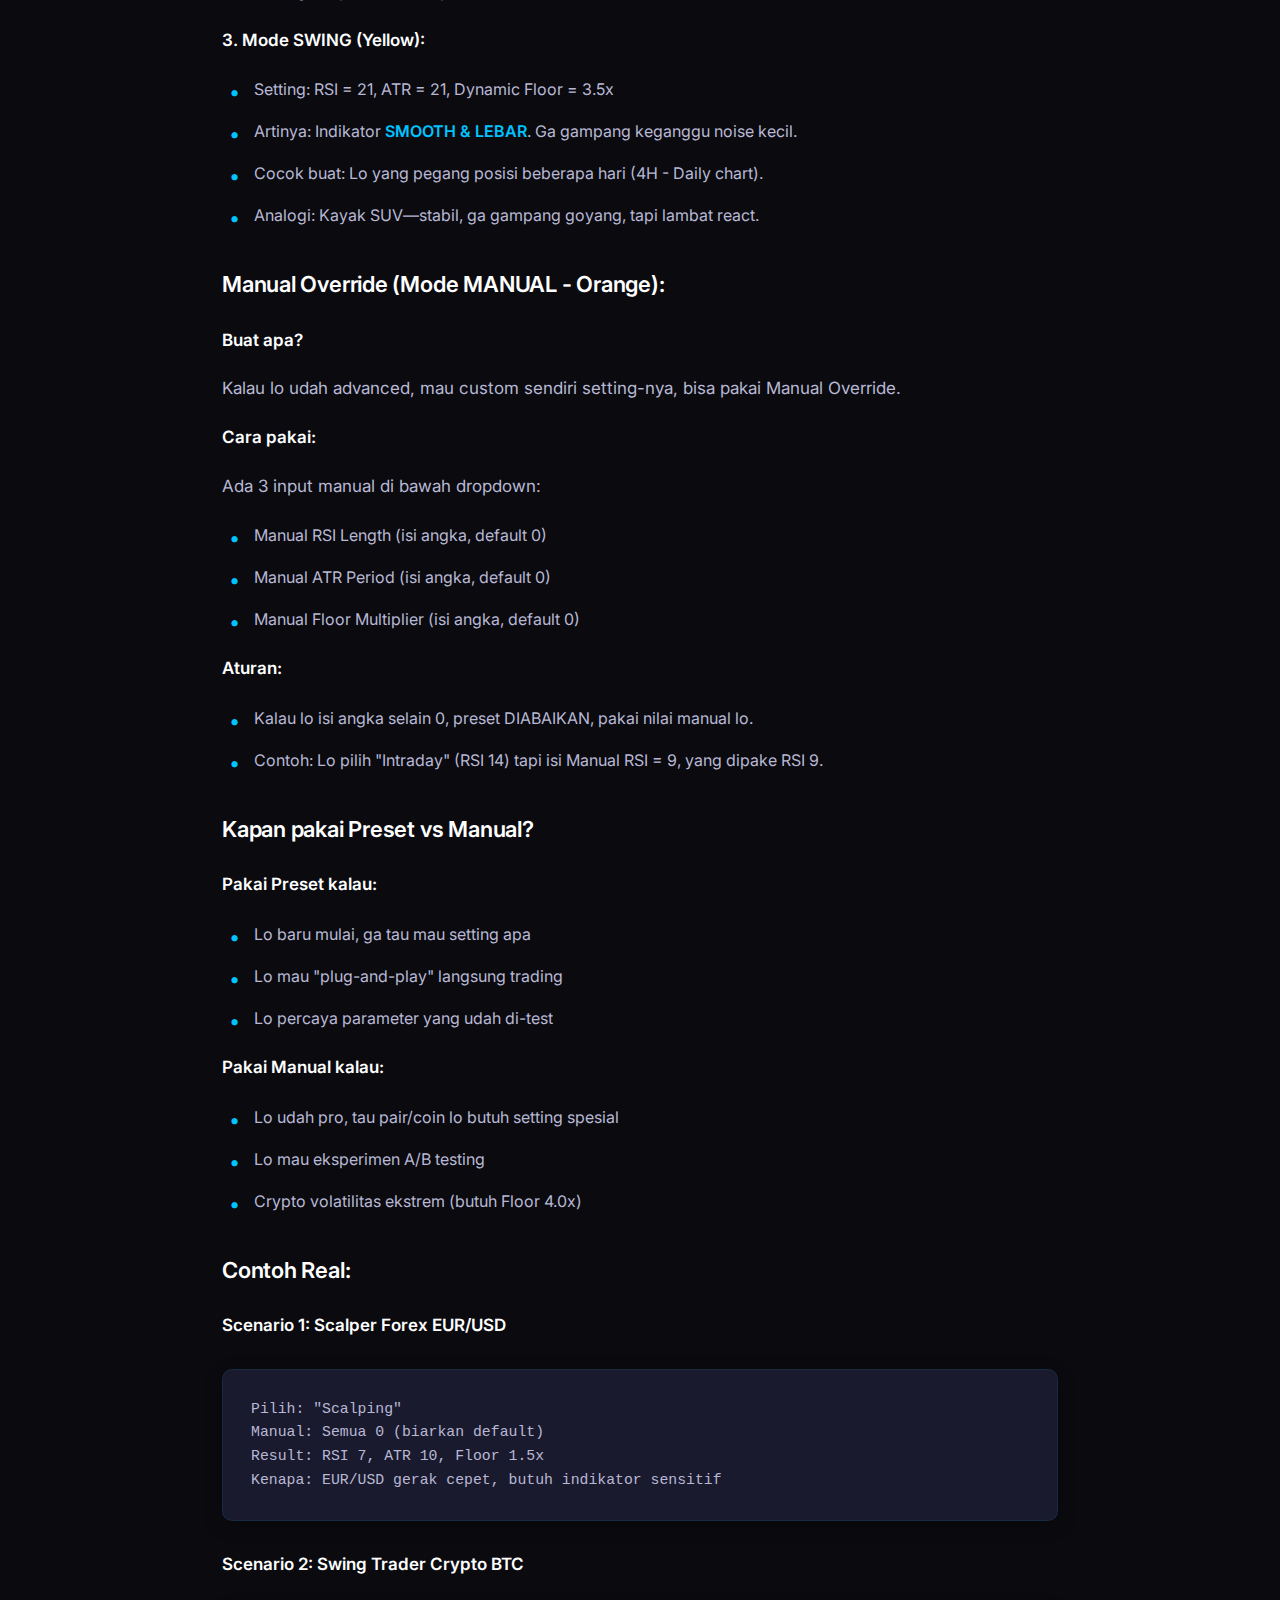
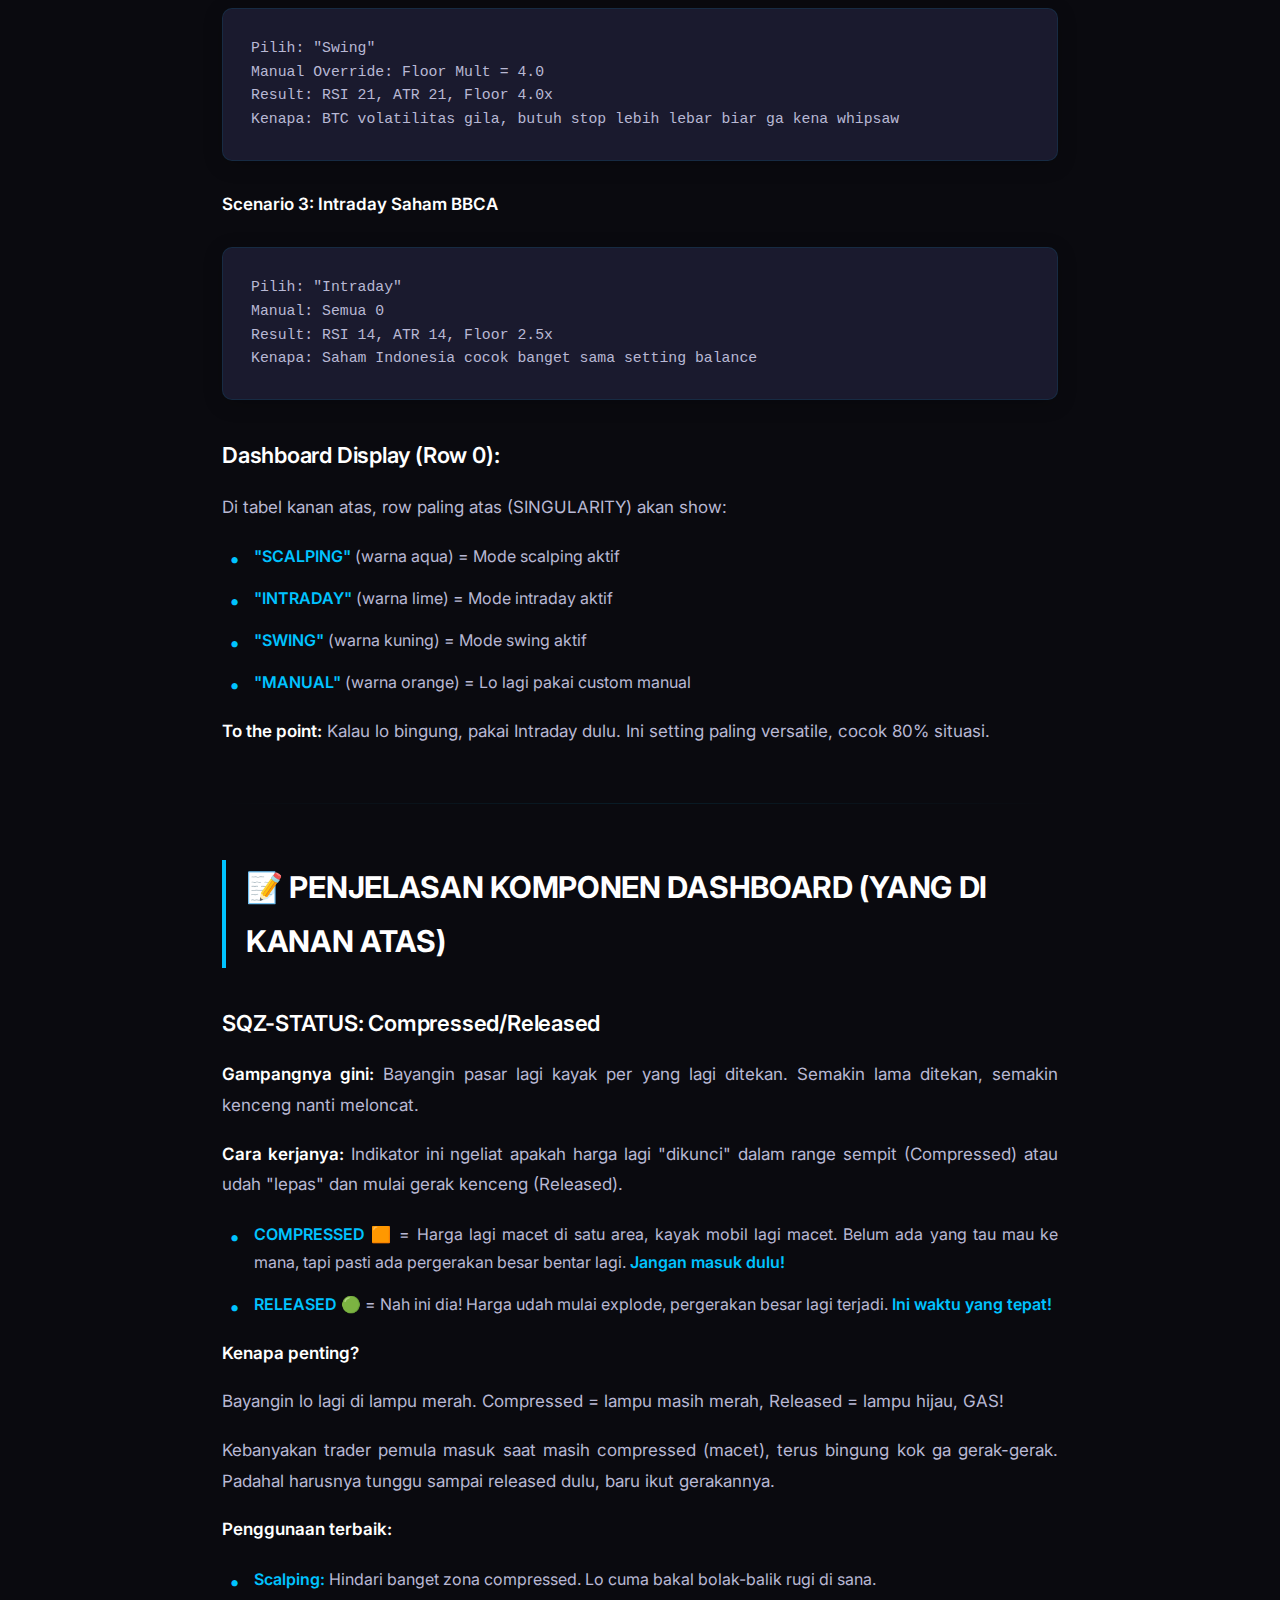
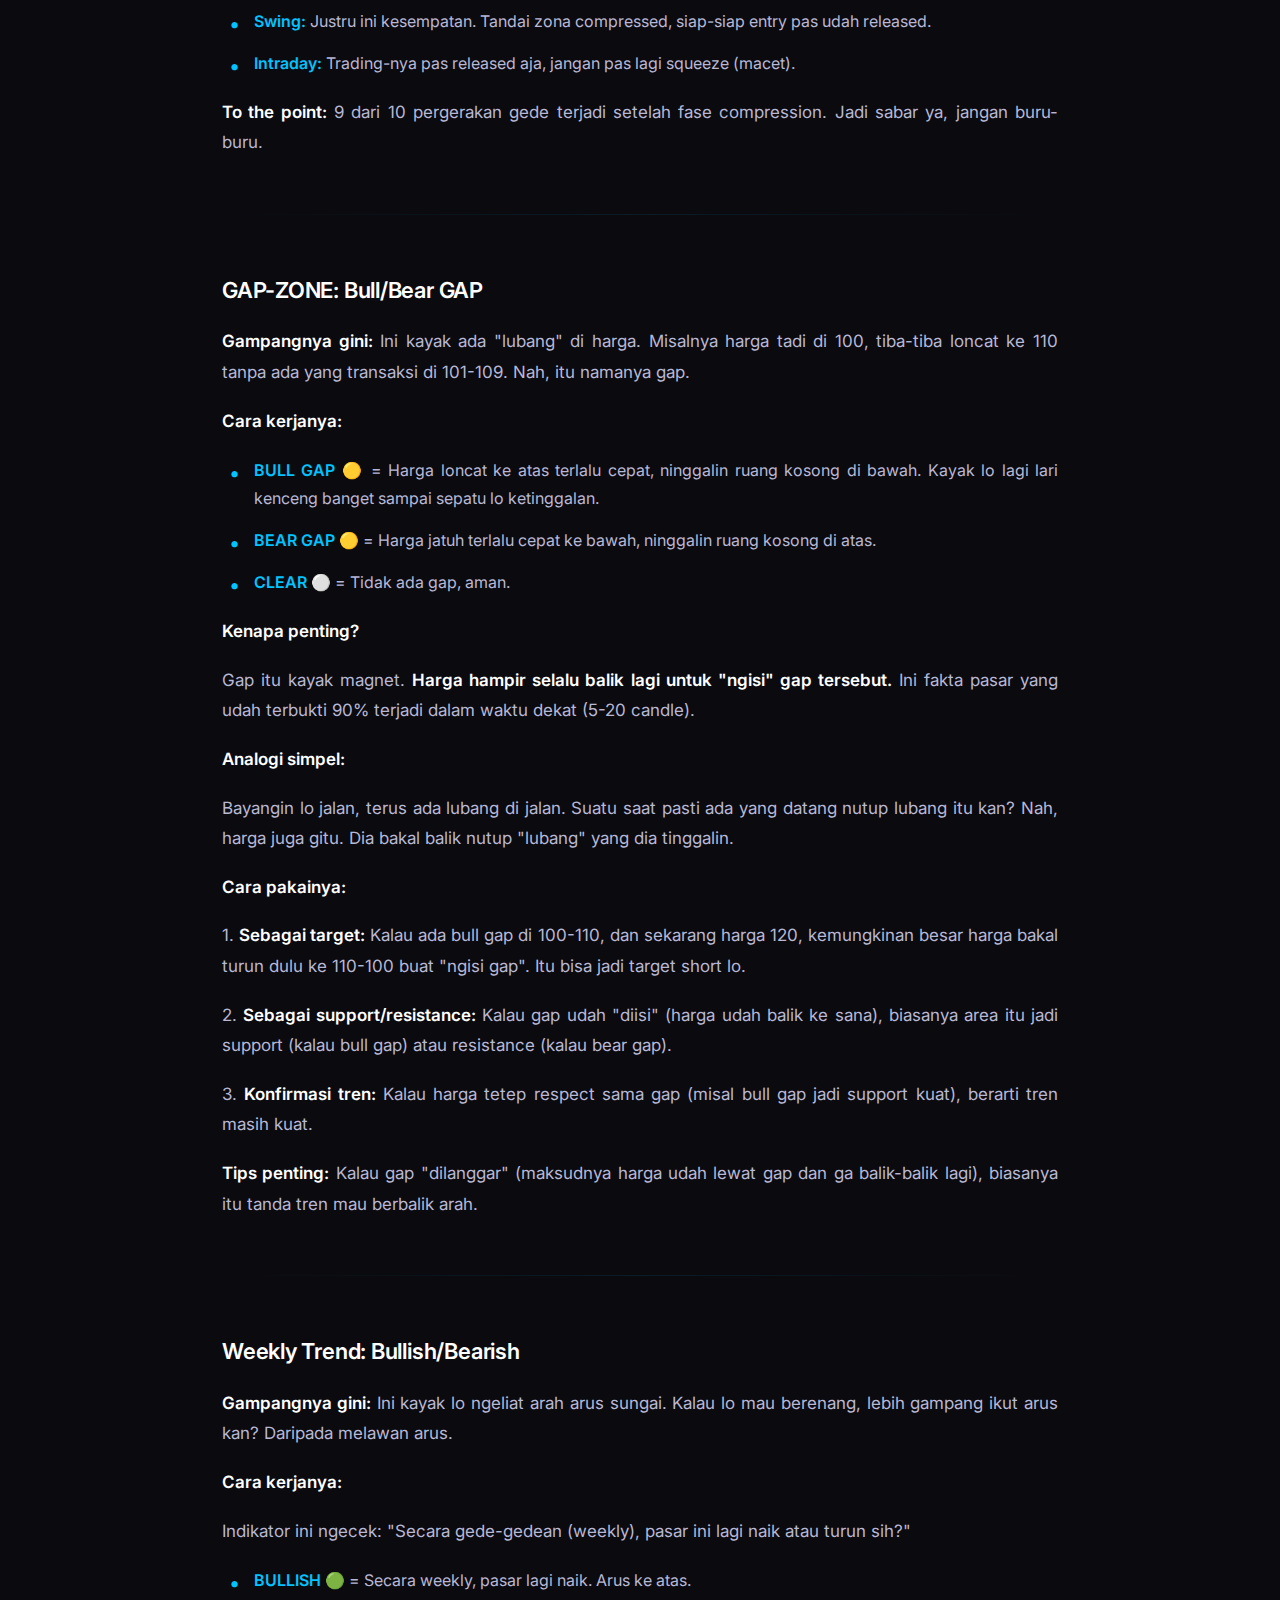
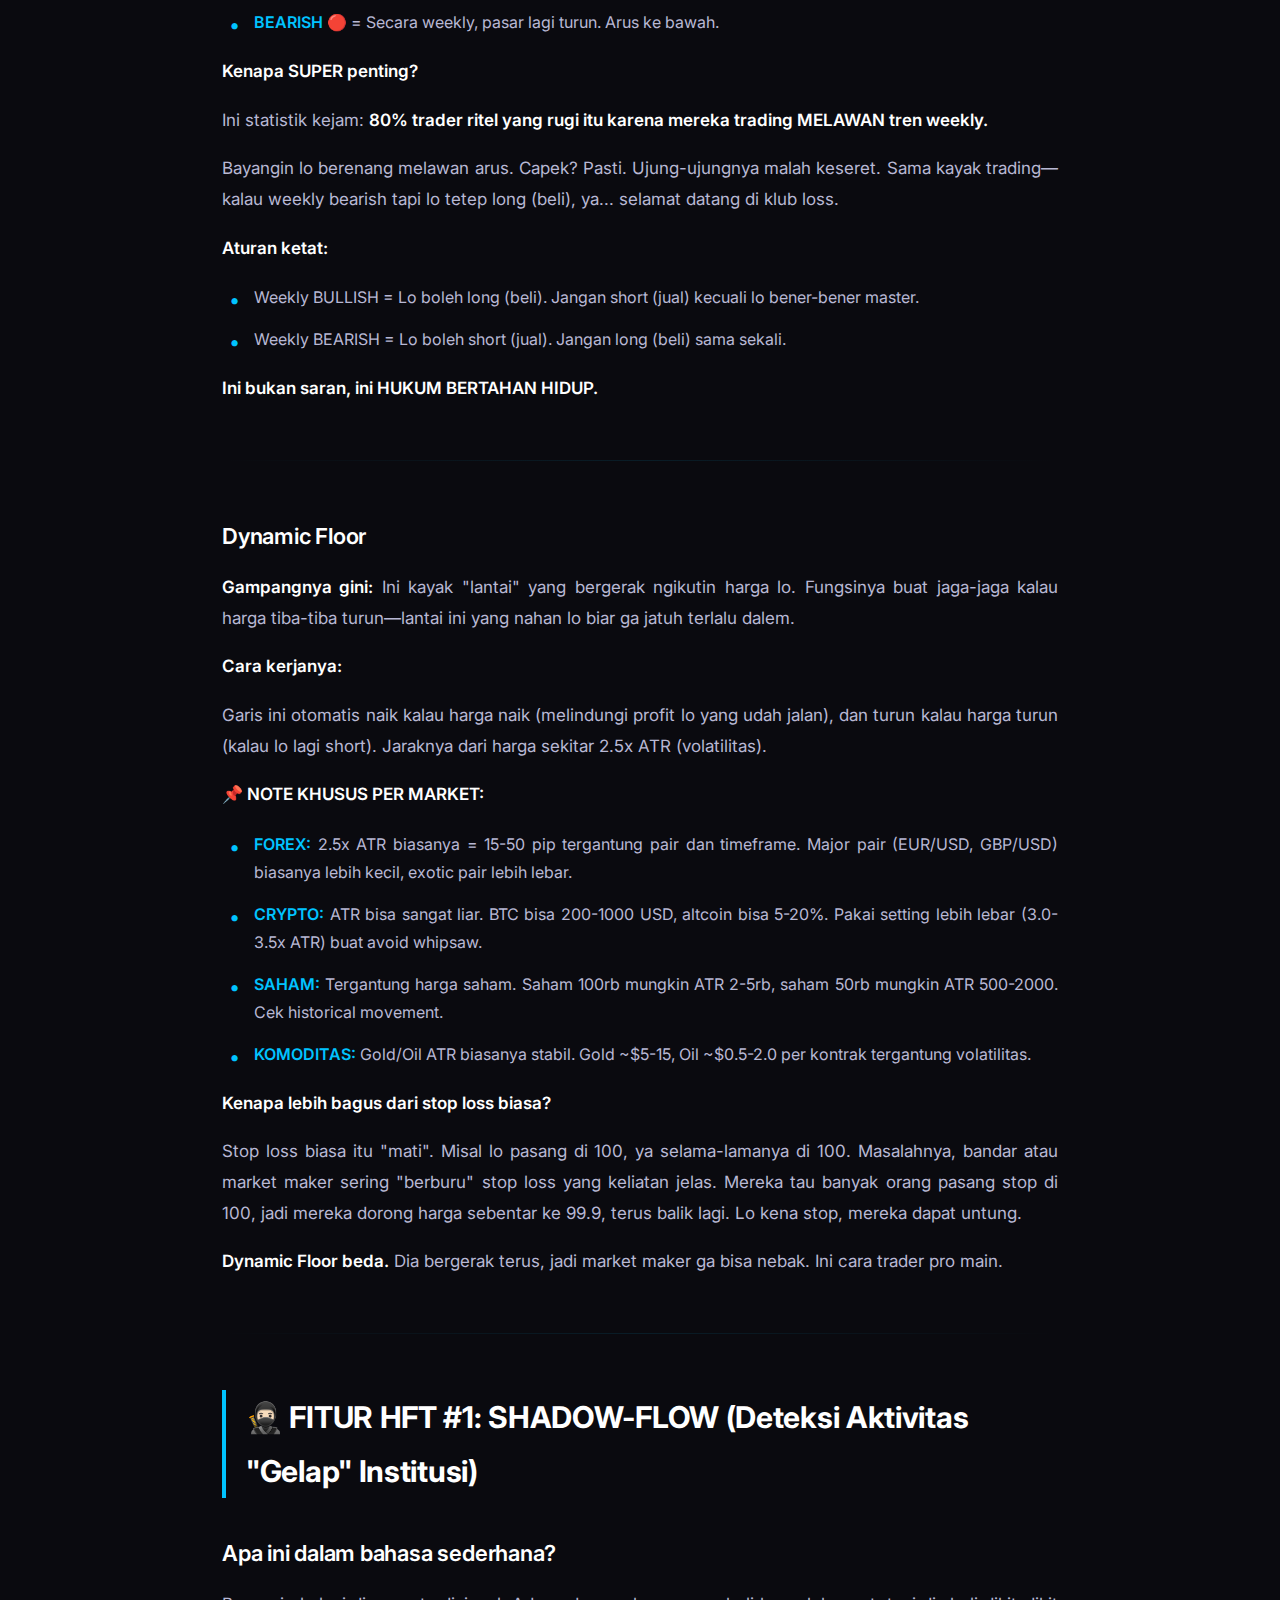
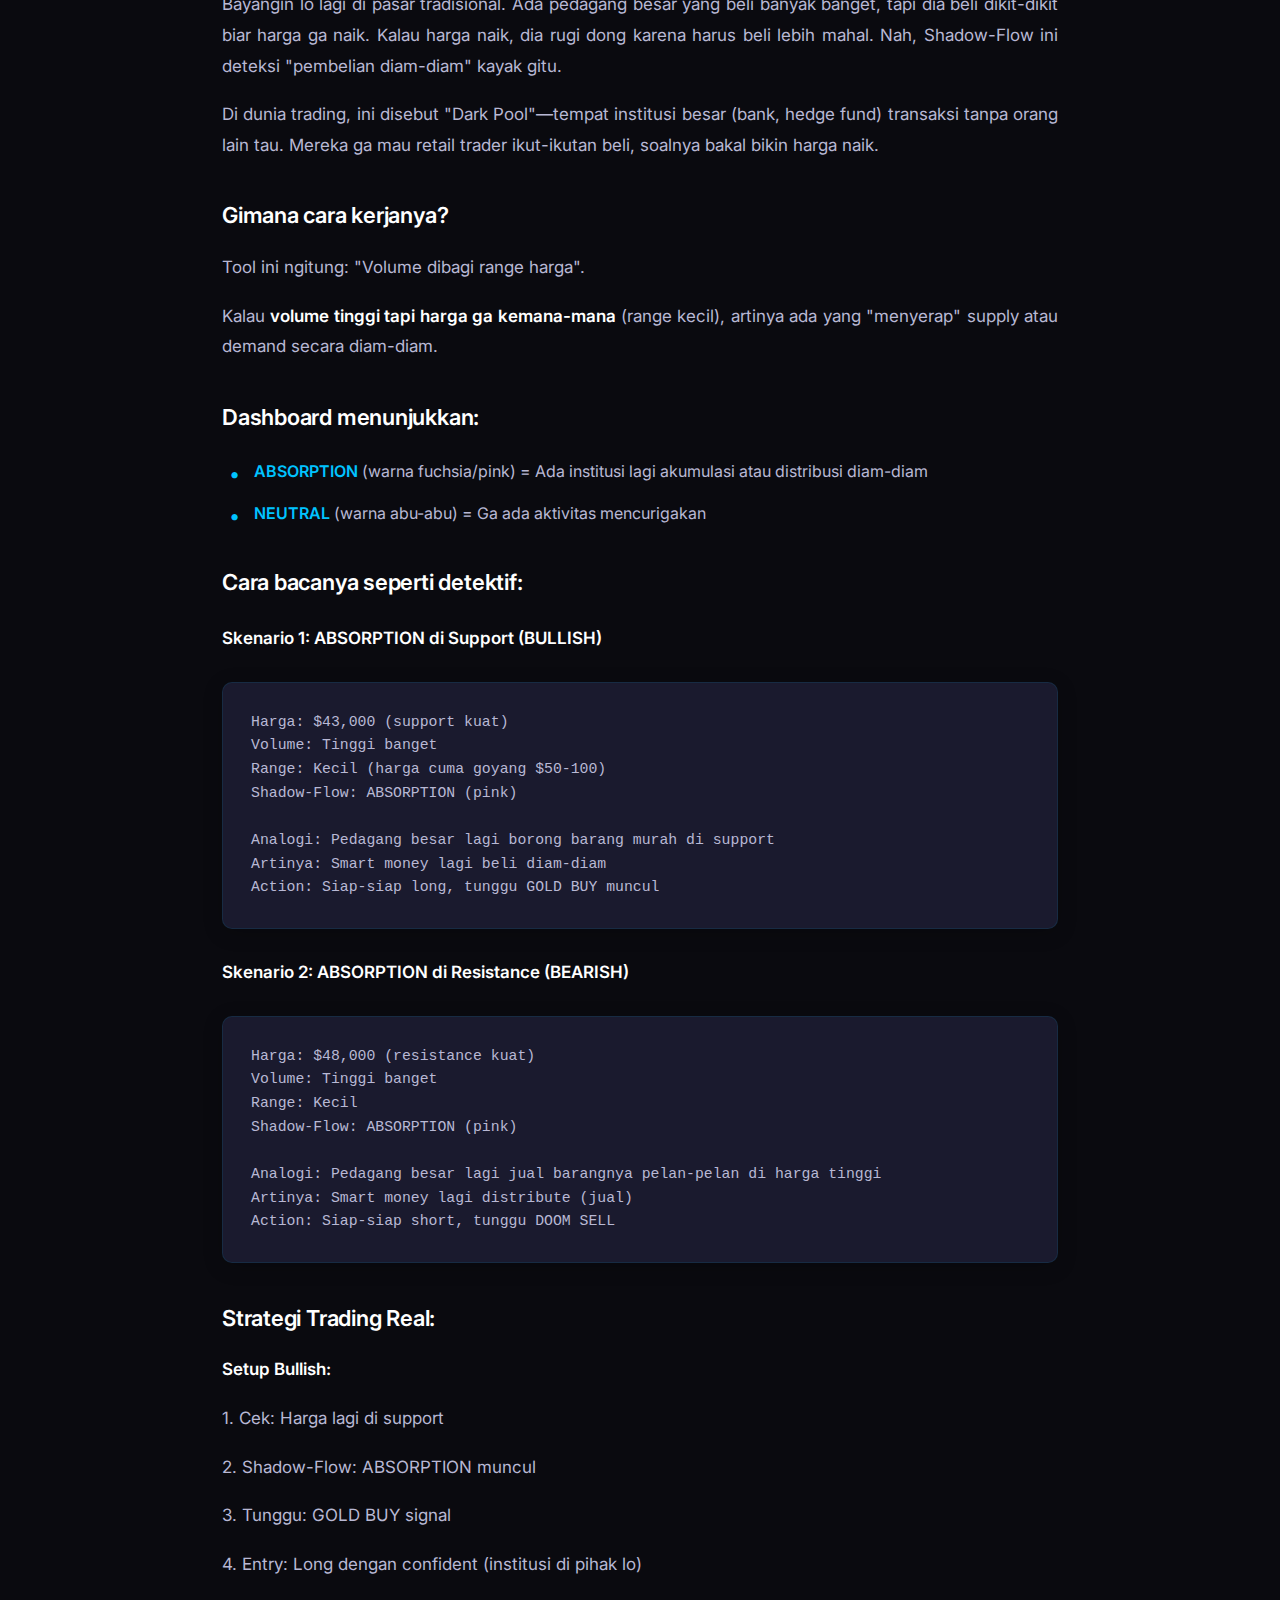
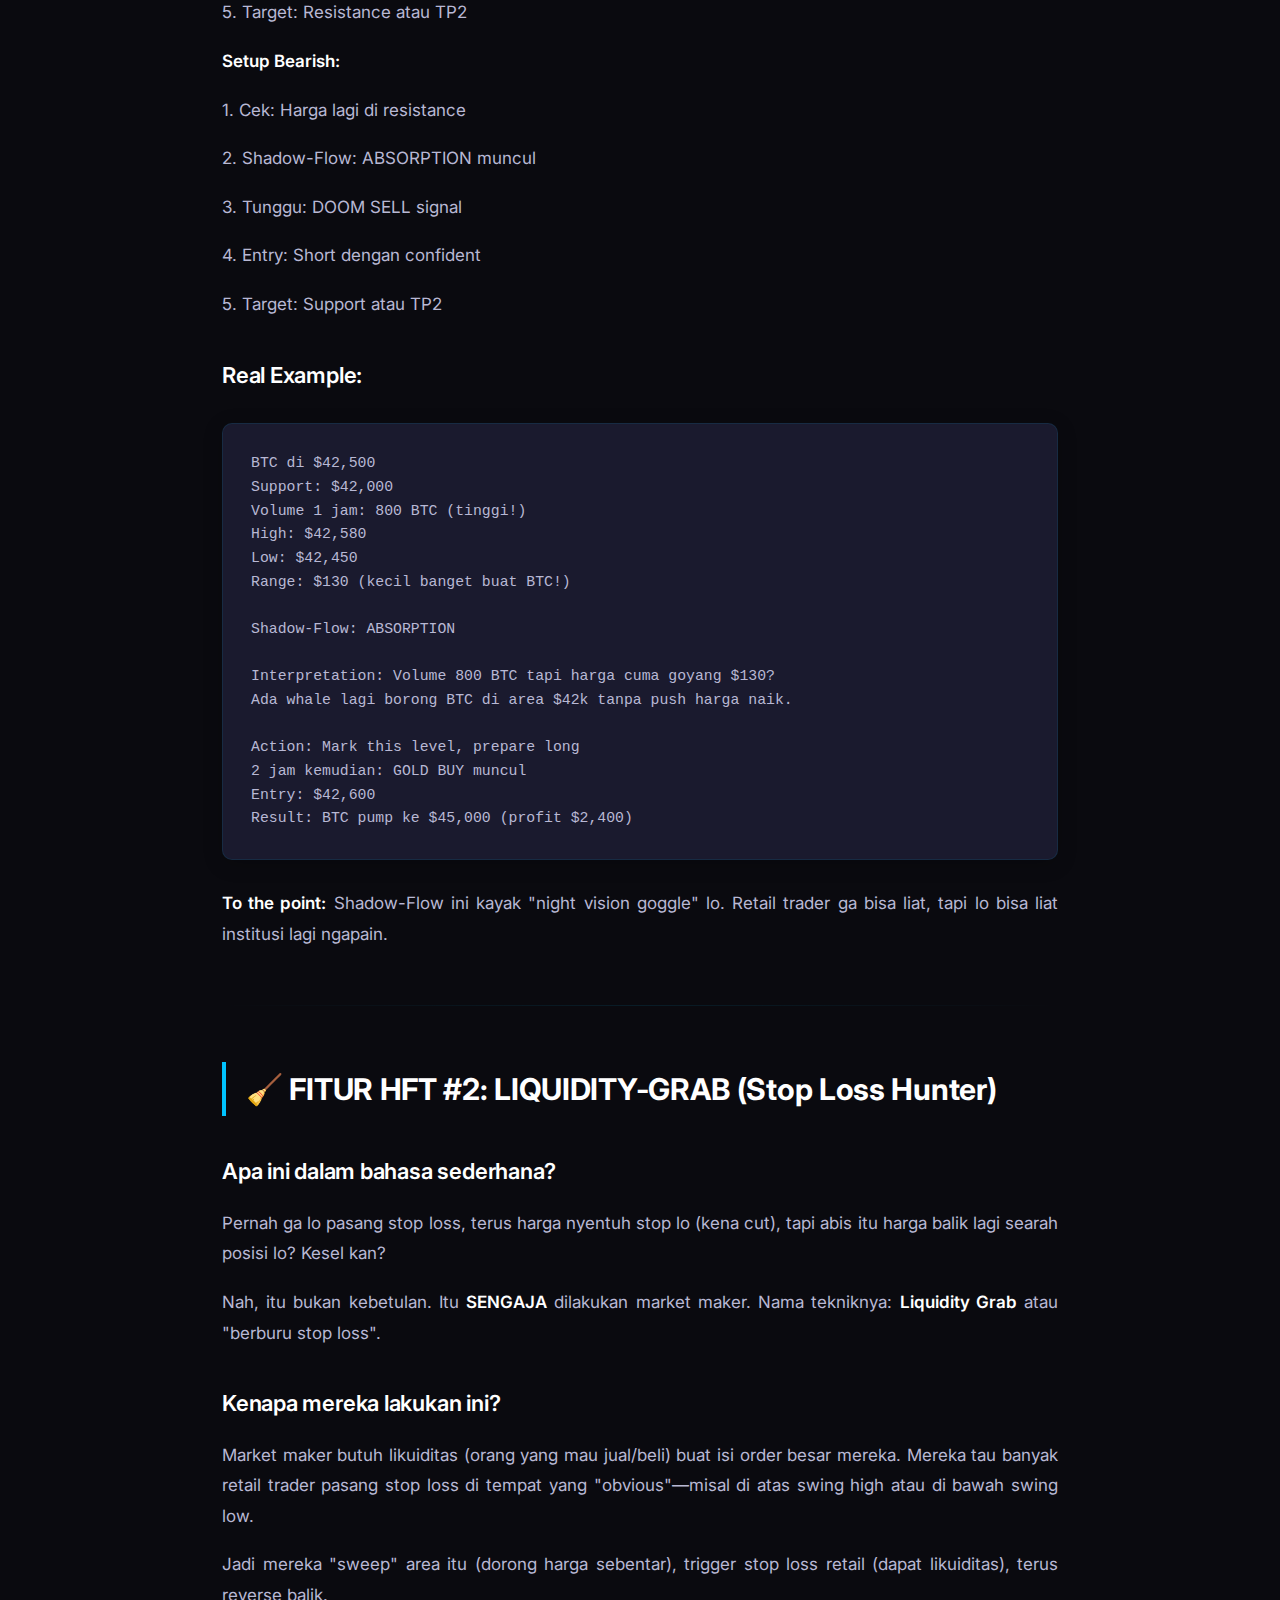
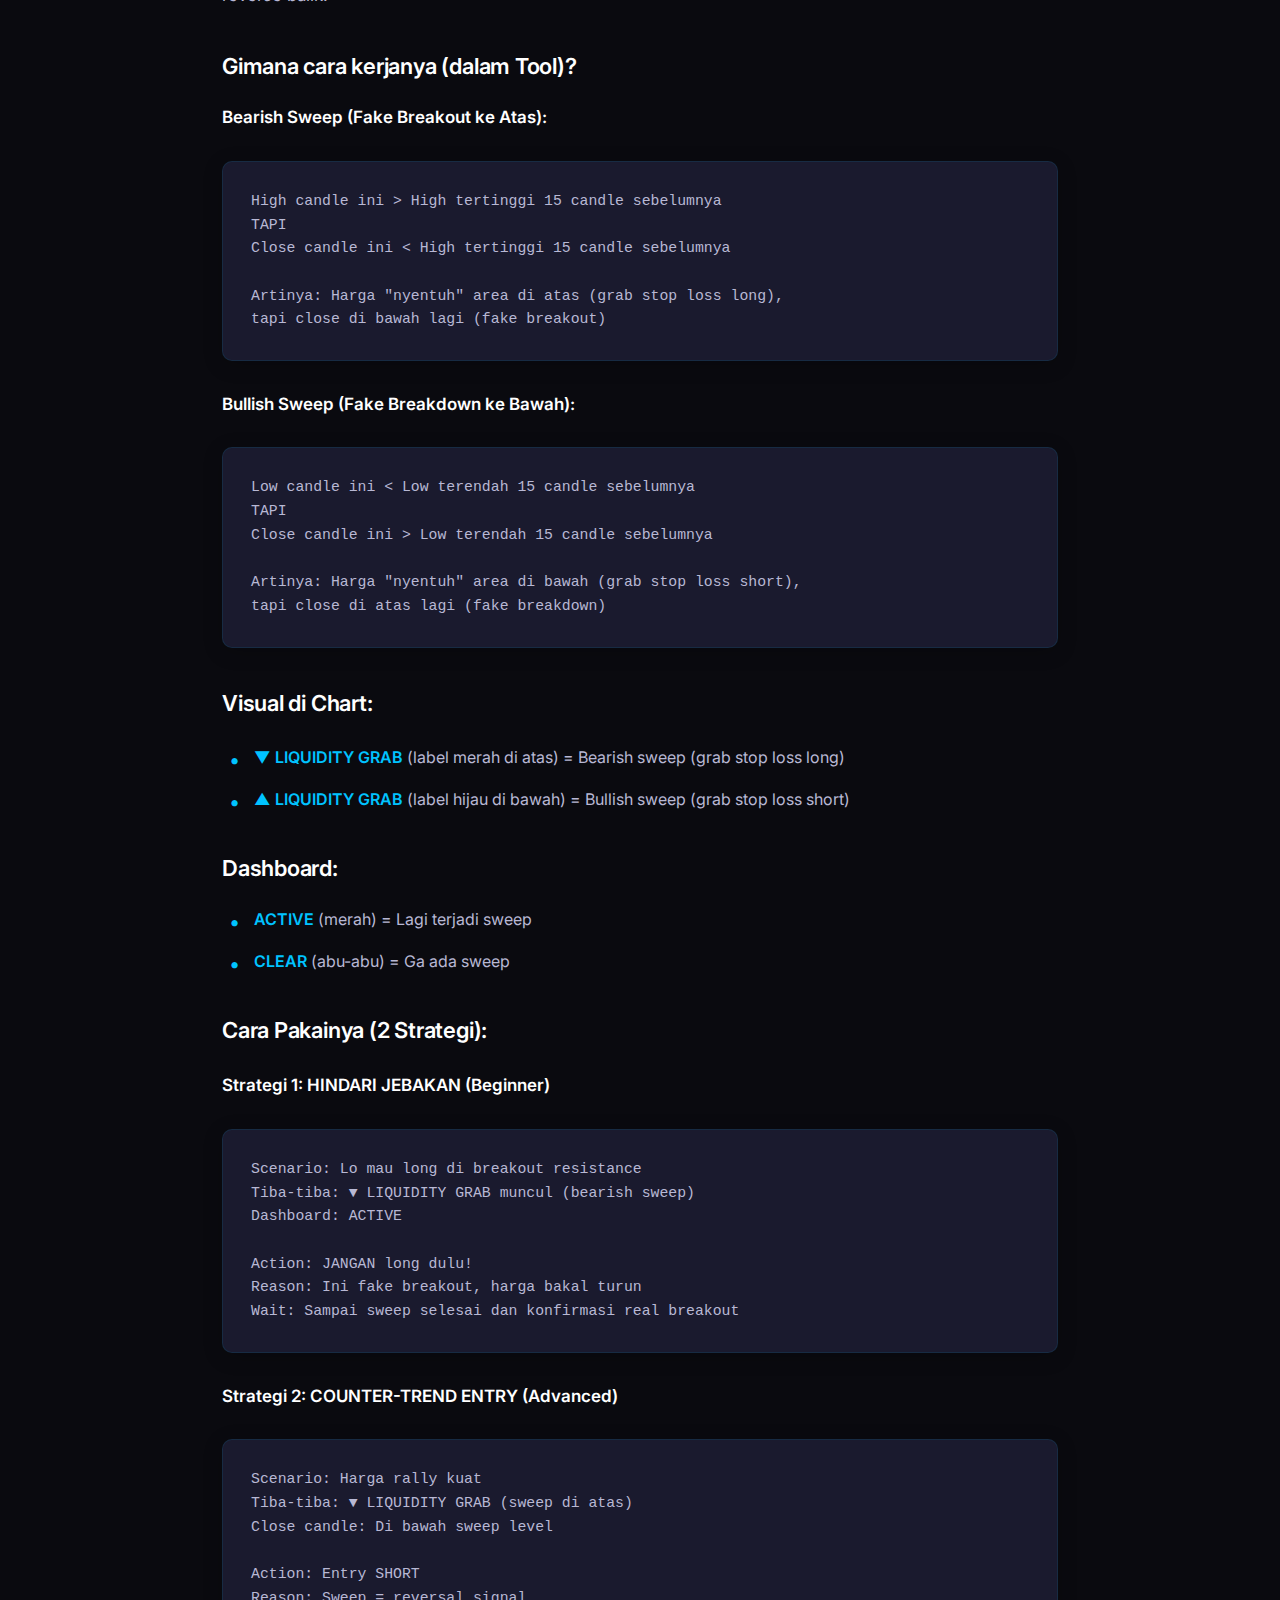
<file: complete-guide.html>
<!DOCTYPE html>
<html lang="id">
<head>
    <meta charset="UTF-8">
    <meta name="viewport" content="width=device-width, initial-scale=1.0">
    <meta name="description" content="Panduan Lengkap SS BlackBox Phantom Edition v6.1 + HFT - 7 Senjata Rahasia Institusi untuk Trading Profesional">
    <meta name="keywords" content="SS BlackBox, trading guide, HFT FITURes, forex, crypto, saham, komoditas, trading Indonesia">
    <title>Complete Guide - SS BlackBox Phantom Edition v6.1 + HFT | StockIndexer</title>
    
    <link rel="preconnect" href="https://fonts.googleapis.com">
    <link rel="preconnect" href="https://fonts.gstatic.com" crossorigin>
    <link href="https://fonts.googleapis.com/css2?family=Inter:wght@300;400;500;600;700;800;900&display=swap" rel="stylesheet">
    
    <style>
        * {
            margin: 0;
            padding: 0;
            box-sizing: border-box;
        }
        
        :root {
            --primary: #00c3ff;
            --secondary: #ff0062;
            --dark-bg: #0a0a0f;
            --card-bg: #1a1a2e;
            --text-primary: #ffffff;
            --text-secondary: #b8b8d4;
            --accent-yellow: #ffeb3b;
            --success: #00ff88;
            --warning: #ff9800;
            --border: rgba(0, 195, 255, 0.1);
        }
        
        body {
            font-family: 'Inter', -apple-system, BlinkMacSystemFont, 'Segoe UI', sans-serif;
            background: var(--dark-bg);
            color: var(--text-primary);
            line-height: 1.8;
            -webkit-font-smoothing: antialiased;
            overflow-x: hidden;
        }
        
        .progress-bar {
            position: fixed;
            top: 0;
            left: 0;
            width: 0%;
            height: 3px;
            background: linear-gradient(90deg, var(--primary), var(--secondary));
            z-index: 10000;
            transition: width 0.15s cubic-bezier(0.4, 0, 0.2, 1);
        }
        
        header {
            position: sticky;
            top: 0;
            background: rgba(26, 26, 46, 0.98);
            backdrop-filter: blur(12px);
            border-bottom: 1px solid var(--border);
            z-index: 1000;
            padding: 1rem 0;
        }
        
        .header-container {
            max-width: 1200px;
            margin: 0 auto;
            padding: 0 2rem;
            display: flex;
            justify-content: space-between;
            align-items: center;
        }
        
        .logo {
            font-size: 1.5rem;
            font-weight: 800;
            background: linear-gradient(135deg, var(--primary), var(--secondary));
            -webkit-background-clip: text;
            -webkit-text-fill-color: transparent;
            background-clip: text;
        }
        
        .header-cta {
            display: inline-block;
            background: linear-gradient(135deg, var(--primary), var(--secondary));
            color: white;
            padding: 0.625rem 1.5rem;
            border-radius: 30px;
            text-decoration: none;
            font-weight: 600;
            font-size: 0.9rem;
            transition: all 0.3s cubic-bezier(0.4, 0, 0.2, 1);
            box-shadow: 0 2px 12px rgba(0, 195, 255, 0.25);
        }
        
        .header-cta:hover {
            transform: translateY(-2px);
            box-shadow: 0 4px 20px rgba(0, 195, 255, 0.4);
        }
        
        .container {
            max-width: 900px;
            margin: 0 auto;
            padding: 2.5rem 2rem 5rem;
        }
        
        h1 {
            font-size: 2.5rem;
            font-weight: 800;
            line-height: 1.25;
            margin-bottom: 0.75rem;
            background: linear-gradient(135deg, var(--primary), var(--accent-yellow));
            -webkit-background-clip: text;
            -webkit-text-fill-color: transparent;
            background-clip: text;
            letter-spacing: -0.02em;
        }
        
        h2 {
            font-size: 1.875rem;
            font-weight: 700;
            margin: 3rem 0 1.25rem;
            color: var(--text-primary);
            border-left: 4px solid var(--primary);
            padding-left: 1.25rem;
            letter-spacing: -0.01em;
        }
        
        h2:first-of-type {
            margin-top: 2rem;
        }
        
        h3 {
            font-size: 1.375rem;
            font-weight: 600;
            margin: 2.25rem 0 1rem;
            color: var(--text-primary);
            letter-spacing: -0.01em;
        }
        
        p {
            margin-bottom: 1.125rem;
            color: var(--text-secondary);
            font-size: 1.0625rem;
            text-align: justify;
        }
        
        p:last-child {
            margin-bottom: 0;
        }
        
        strong {
            color: var(--text-primary);
            font-weight: 600;
        }
        
        ul {
            margin: 1.25rem 0;
            padding-left: 0;
            list-style: none;
        }
        
        li {
            margin-bottom: 0.875rem;
            line-height: 1.75;
            color: var(--text-secondary);
            position: relative;
            padding-left: 2rem;
            text-align: justify;
        }
        
        li::before {
            content: "•";
            position: absolute;
            left: 0.5rem;
            color: var(--primary);
            font-weight: 700;
            font-size: 1.25em;
        }
        
        li strong {
            color: var(--primary);
        }
        
        code {
            background: rgba(0, 195, 255, 0.08);
            padding: 0.25rem 0.625rem;
            border-radius: 4px;
            font-family: 'Courier New', monospace;
            font-size: 0.9em;
            color: var(--primary);
            border: 1px solid rgba(0, 195, 255, 0.15);
        }
        
        pre {
            background: var(--card-bg);
            padding: 1.75rem;
            border-radius: 10px;
            overflow-x: auto;
            margin: 1.75rem 0;
            border: 1px solid var(--border);
            box-shadow: 0 4px 20px rgba(0, 0, 0, 0.2);
        }
        
        pre code {
            background: none;
            padding: 0;
            color: var(--text-secondary);
            font-size: 0.925rem;
            border: none;
            display: block;
            line-height: 1.6;
        }
        
        hr {
            border: none;
            height: 1px;
            background: linear-gradient(90deg, transparent, var(--border), transparent);
            margin: 3.5rem 0;
        }
        
        .cta-section {
            background: linear-gradient(135deg, rgba(0, 195, 255, 0.04), rgba(255, 0, 98, 0.04));
            border: 1px solid var(--border);
            border-radius: 16px;
            padding: 3rem 2.5rem;
            text-align: center;
            margin: 4rem 0;
            box-shadow: 0 8px 32px rgba(0, 0, 0, 0.15);
        }
        
        .cta-title {
            font-size: 1.875rem;
            font-weight: 700;
            margin-bottom: 0.875rem;
            background: linear-gradient(135deg, var(--primary), var(--accent-yellow));
            -webkit-background-clip: text;
            -webkit-text-fill-color: transparent;
            background-clip: text;
            letter-spacing: -0.01em;
        }
        
        .cta-text {
            font-size: 1.0625rem;
            color: var(--text-secondary);
            margin-bottom: 2rem;
            line-height: 1.65;
        }
        
        .cta-button {
            display: inline-block;
            background: linear-gradient(135deg, var(--primary), var(--secondary));
            color: white;
            padding: 1rem 2.75rem;
            border-radius: 50px;
            text-decoration: none;
            font-weight: 600;
            font-size: 1.0625rem;
            transition: all 0.3s cubic-bezier(0.4, 0, 0.2, 1);
            box-shadow: 0 4px 24px rgba(0, 195, 255, 0.3);
        }
        
        .cta-button:hover {
            transform: translateY(-3px);
            box-shadow: 0 6px 32px rgba(0, 195, 255, 0.5);
        }
        
        .scroll-top {
            position: fixed;
            bottom: 2rem;
            right: 2rem;
            background: linear-gradient(135deg, var(--primary), var(--secondary));
            width: 52px;
            height: 52px;
            border-radius: 50%;
            display: flex;
            align-items: center;
            justify-content: center;
            cursor: pointer;
            opacity: 0;
            visibility: hidden;
            transition: all 0.3s cubic-bezier(0.4, 0, 0.2, 1);
            box-shadow: 0 4px 24px rgba(0, 195, 255, 0.35);
            z-index: 999;
        }
        
        .scroll-top.visible {
            opacity: 1;
            visibility: visible;
        }
        
        .scroll-top:hover {
            transform: translateY(-4px) scale(1.05);
            box-shadow: 0 6px 32px rgba(0, 195, 255, 0.5);
        }
        
        @media (max-width: 768px) {
            .container {
                padding: 2rem 1.5rem 4rem;
            }
            
            h1 {
                font-size: 1.875rem;
            }
            
            h2 {
                font-size: 1.5rem;
                margin: 2.5rem 0 1rem;
                padding-left: 1rem;
            }
            
            h3 {
                font-size: 1.25rem;
            }
            
            p, li {
                font-size: 1rem;
                text-align: left;
            }
            
            .cta-section {
                padding: 2.25rem 1.75rem;
            }
            
            .cta-title {
                font-size: 1.5rem;
            }
            
            .cta-text {
                font-size: 1rem;
            }
            
            .cta-button {
                padding: 0.875rem 2.25rem;
                font-size: 1rem;
            }
            
            .header-cta {
                padding: 0.5rem 1.25rem;
                font-size: 0.85rem;
            }
            
            .scroll-top {
                bottom: 1.25rem;
                right: 1.25rem;
                width: 48px;
                height: 48px;
            }
        }
        
        @media (max-width: 480px) {
            .container {
                padding: 1.75rem 1.25rem 3.5rem;
            }
            
            h1 {
                font-size: 1.625rem;
            }
            
            h2 {
                font-size: 1.375rem;
            }
            
            .cta-title {
                font-size: 1.375rem;
            }
            
            .header-container {
                padding: 0 1.25rem;
            }
            
            .logo {
                font-size: 1.25rem;
            }
        }
    </style>
</head>
<body>
    <div class="progress-bar" id="progressBar"></div>
    
    <header>
        <div class="header-container">
            <div class="logo">StockIndexer</div>
            <a href="index.html#pricing" class="header-cta">Dapatkan Akses</a>
        </div>
    </header>
    
    <main class="container">
<h1>SS BlackBox Phantom Edition v6.1 + HFT - Panduan Lengkap Ultimate</h1>
<h2>Tool Seharga $2,450 Milik Trader 10% Akhirnya Bocor ke Tangan Lo 🤫💎</h2>

<hr>

<h2>📚 GLOSARIUM (ISTILAH PENTING)</h2>

<p><strong>Sebelum mulai, kenalan dulu sama istilah-istilah yang bakal sering muncul:</strong></p>

<h3>Istilah Umum Trading</h3>
<ul>
<li><strong>Long</strong> = Beli / Posisi Buy. Lo expect harga naik, lo untung kalau harga naik.</li>
<li><strong>Short</strong> = Jual / Posisi Sell. Lo expect harga turun, lo untung kalau harga turun.</li>
<li><strong>Entry</strong> = Titik masuk / saat lo buka posisi (buy atau sell).</li>
<li><strong>Exit</strong> = Titik keluar / saat lo tutup posisi (close/cut position).</li>
<li><strong>Stop Loss (SL)</strong> = Titik "potong rugi". Kalau harga nyentuh level ini, posisi otomatis close biar loss ga membesar.</li>
<li><strong>Take Profit (TP)</strong> = Titik "ambil untung". Target profit lo. Kalau nyampe, posisi otomatis close dengan profit.</li>
<li><strong>R:R (Risk:Reward)</strong> = Perbandingan risiko vs reward. Misal R:R 1:2 artinya risiko 10, target profit 20.</li>
<li><strong>Size / Lot</strong> = Ukuran posisi lo. Berapa banyak modal yang lo taruh di 1 trade.</li>
<h3>Istilah Khusus Forex</h3>
<li><strong>Pip</strong> = Point In Percentage. Satuan pergerakan harga terkecil di forex. Contoh: EUR/USD dari 1.1000 ke 1.1001 = naik 1 pip.</li>
<li><strong>Spread</strong> = Selisih harga bid dan ask. Ini "biaya" trading forex.</li>
<li><strong>Leverage</strong> = Daya ungkit. Misal leverage 1:100 artinya modal $100 bisa buka posisi $10,000.</li>
<li><strong>Margin</strong> = Jaminan yang harus lo punya buat buka posisi. Tergantung leverage.</li>
<li><strong>Pair</strong> = Pasangan mata uang. Contoh: EUR/USD, GBP/JPY, XAU/USD (emas).</li>
<h3>Istilah Khusus Crypto</h3>
<li><strong>Satoshi</strong> = Satuan terkecil Bitcoin (0.00000001 BTC).</li>
<li><strong>Altcoin</strong> = Semua crypto selain Bitcoin.</li>
<li><strong>Pump</strong> = Harga naik tajam dalam waktu singkat.</li>
<li><strong>Dump</strong> = Harga turun tajam dalam waktu singkat.</li>
<li><strong>HODL</strong> = Hold for long term (pegang jangka panjang).</li>
<li><strong>Whale</strong> = Pemain besar crypto yang punya holding gede banget.</li>
<h3>Istilah Khusus Saham</h3>
<li><strong>Tick</strong> = Pergerakan harga terkecil di saham. Tergantung aturan bursa masing-masing.</li>
<li><strong>Lot</strong> = Satuan perdagangan saham. Di Indonesia 1 lot = 100 lembar saham.</li>
<li><strong>Dividen</strong> = Pembagian keuntungan perusahaan ke pemegang saham.</li>
<li><strong>IPO</strong> = Initial Public Offering. Saham baru yang pertama kali listing di bursa.</li>
<li><strong>Blue Chip</strong> = Saham perusahaan besar, mapan, likuid.</li>
<h3>Istilah Khusus Komoditas</h3>
<li><strong>Contract Size</strong> = Ukuran kontrak standar. Misal Gold 1 lot = 100 troy ounce.</li>
<li><strong>Delivery</strong> = Penyerahan fisik komoditas (jarang dipake trader).</li>
<li><strong>Rollover</strong> = Perpanjangan kontrak futures sebelum expiry.</li>
<li><strong>Contango</strong> = Harga futures lebih mahal dari spot.</li>
<li><strong>Backwardation</strong> = Harga futures lebih murah dari spot.</li>
<h3>Istilah Teknikal Analisis</h3>
<li><strong>Trend</strong> = Arah pergerakan harga dominan (uptrend = naik, downtrend = turun, sideways = datar).</li>
<li><strong>Support</strong> = Level di mana harga cenderung "mantul" naik (banyak buyer).</li>
<li><strong>Resistance</strong> = Level di mana harga cenderung "mentok" turun (banyak seller).</li>
<li><strong>Breakout</strong> = Harga tembus level support/resistance dengan volume tinggi.</li>
<li><strong>Retest</strong> = Harga kembali "ngetes" level yang udah ditembus.</li>
<li><strong>Pullback</strong> = Koreksi sementara di tengah tren (harga turun sebentar di uptrend).</li>
<li><strong>Rally</strong> = Kenaikan harga kuat dalam waktu singkat.</li>
<li><strong>Consolidation / Ranging</strong> = Harga bergerak datar di range sempit.</li>
<li><strong>Volatility</strong> = Ukuran seberapa "liar" pergerakan harga. Tinggi = harga loncat-loncat, rendah = harga stabil.</li>
<li><strong>Volume</strong> = Jumlah transaksi / aktivitas trading dalam periode tertentu.</li>
<h3>Istilah Indikator</h3>
<li><strong>EMA (Exponential Moving Average)</strong> = Rata-rata pergerakan harga yang lebih sensitif ke harga terbaru.</li>
<li><strong>ATR (Average True Range)</strong> = Ukuran volatilitas rata-rata.</li>
<li><strong>RSI (Relative Strength Index)</strong> = Osilator momentum untuk ukur overbought/oversold.</li>
<li><strong>VWAP (Volume Weighted Average Price)</strong> = Harga rata-rata tertimbang volume. "Harga wajar" menurut institusi.</li>
<li><strong>Bollinger Bands (BB)</strong> = Indikator volatilitas dengan 3 garis (upper, middle, lower band).</li>
<li><strong>Keltner Channel (KC)</strong> = Mirip BB tapi pakai ATR sebagai basis.</li>
<h3>Istilah Pasar</h3>
<li><strong>Institutional Money / Big Money</strong> = Dana besar dari institusi (bank, hedge fund, dll). Mereka yang "gerakkan" pasar.</li>
<li><strong>Retail Trader</strong> = Trader perorangan (kita-kita ini).</li>
<li><strong>Market Maker</strong> = Pihak yang sediakan likuiditas di pasar. Kadang "berburu" stop loss retail.</li>
<li><strong>Liquidity</strong> = Seberapa mudah lo bisa beli/jual tanpa affect harga banyak.</li>
<li><strong>Session</strong> = Waktu trading aktif. Forex punya sesi Asia, London, New York.</li>
<li><strong>Spread Widening</strong> = Spread melebar. Biasanya terjadi saat berita penting atau sesi sepi.</li>
<li><strong>Dark Pool</strong> = Tempat institusi transaksi besar tanpa show activity ke publik. Kayak "pasar gelap" tapi legal.</li>
<li><strong>HFT (High-Frequency Trading)</strong> = Trading menggunakan algoritma super cepat (ribuan order per detik).</li>
<h3>Istilah Psikologi Trading</h3>
<li><strong>FOMO (Fear Of Missing Out)</strong> = Takut ketinggalan. Bikin lo entry terburu-buru.</li>
<li><strong>Revenge Trading</strong> = Trading balas dendam setelah loss. Bahaya banget.</li>
<li><strong>Overtrading</strong> = Trading terlalu sering. Biasanya karena ga sabar atau FOMO.</li>
<li><strong>Drawdown</strong> = Penurunan modal dari peak tertinggi. Misal modal peak 100jt, turun ke 80jt = drawdown 20%.</li>
<li><strong>Tilt</strong> = Kondisi emosi ga stabil, bikin keputusan irasional.</li>
<hr>
<h2>🔀 FITUR UTAMA: SINGULARITY (DYNAMIC PRESET ENGINE)</h2>
<h3>Apa ini?</h3>
</ul>
<p>Bayangin lo punya remote control yang bisa langsung nyetel TV, AC, dan lampu sekaligus cuma dengan 1 tombol. Nah, Singularity ini kayak gitu—lo pilih gaya trading lo (Scalping, Intraday, atau Swing), semua setting indikator otomatis nyesuaikan.</p>

<h3>Cara kerjanya:</h3>
<p>Tool ini punya 3 preset yang udah di-optimize:</p>

<p><strong>1. Mode SCALPING (Aqua):</strong></p>
<ul>
<li>Setting: RSI = 7, ATR = 10, Dynamic Floor = 1.5x</li>
<li>Artinya: Indikator jadi <strong>SUPER SENSITIF</strong>. React cepet ke perubahan harga.</li>
<li>Cocok buat: Lo yang main cepet-cepetan (1-5 menit chart), masuk-keluar dalam hitungan menit.</li>
<li>Analogi: Kayak mobil sport—cepet, responsif, tapi butuh skill.</li>
</ul>
<p><strong>2. Mode INTRADAY (Lime):</strong></p>
<ul>
<li>Setting: RSI = 14, ATR = 14, Dynamic Floor = 2.5x</li>
<li>Artinya: Indikator <strong>BALANCE</strong>. Ga terlalu cepet, ga terlalu lambat.</li>
<li>Cocok buat: Lo yang trading harian (15 menit - 1 jam chart), hold beberapa jam.</li>
<li>Analogi: Kayak sedan—nyaman, reliable, cocok buat sehari-hari.</li>
</ul>
<p><strong>3. Mode SWING (Yellow):</strong></p>
<ul>
<li>Setting: RSI = 21, ATR = 21, Dynamic Floor = 3.5x</li>
<li>Artinya: Indikator <strong>SMOOTH & LEBAR</strong>. Ga gampang keganggu noise kecil.</li>
<li>Cocok buat: Lo yang pegang posisi beberapa hari (4H - Daily chart).</li>
<li>Analogi: Kayak SUV—stabil, ga gampang goyang, tapi lambat react.</li>
<h3>Manual Override (Mode MANUAL - Orange):</h3>
</ul>
<p><strong>Buat apa?</strong></p>
<p>Kalau lo udah advanced, mau custom sendiri setting-nya, bisa pakai Manual Override.</p>

<p><strong>Cara pakai:</strong></p>
<p>Ada 3 input manual di bawah dropdown:</p>
<ul>
<li>Manual RSI Length (isi angka, default 0)</li>
<li>Manual ATR Period (isi angka, default 0)</li>
<li>Manual Floor Multiplier (isi angka, default 0)</li>
</ul>
<p><strong>Aturan:</strong></p>
<ul>
<li>Kalau lo isi angka selain 0, preset DIABAIKAN, pakai nilai manual lo.</li>
<li>Contoh: Lo pilih "Intraday" (RSI 14) tapi isi Manual RSI = 9, yang dipake RSI 9.</li>
<h3>Kapan pakai Preset vs Manual?</h3>
</ul>
<p><strong>Pakai Preset kalau:</strong></p>
<ul>
<li>Lo baru mulai, ga tau mau setting apa</li>
<li>Lo mau "plug-and-play" langsung trading</li>
<li>Lo percaya parameter yang udah di-test</li>
</ul>
<p><strong>Pakai Manual kalau:</strong></p>
<ul>
<li>Lo udah pro, tau pair/coin lo butuh setting spesial</li>
<li>Lo mau eksperimen A/B testing</li>
<li>Crypto volatilitas ekstrem (butuh Floor 4.0x)</li>
<h3>Contoh Real:</h3>
</ul>
<p><strong>Scenario 1: Scalper Forex EUR/USD</strong></p>
<pre><code>Pilih: "Scalping"
Manual: Semua 0 (biarkan default)
Result: RSI 7, ATR 10, Floor 1.5x
Kenapa: EUR/USD gerak cepet, butuh indikator sensitif</code></pre>

<p><strong>Scenario 2: Swing Trader Crypto BTC</strong></p>
<pre><code>Pilih: "Swing"
Manual Override: Floor Mult = 4.0
Result: RSI 21, ATR 21, Floor 4.0x
Kenapa: BTC volatilitas gila, butuh stop lebih lebar biar ga kena whipsaw</code></pre>

<p><strong>Scenario 3: Intraday Saham BBCA</strong></p>
<pre><code>Pilih: "Intraday"
Manual: Semua 0
Result: RSI 14, ATR 14, Floor 2.5x
Kenapa: Saham Indonesia cocok banget sama setting balance</code></pre>

<h3>Dashboard Display (Row 0):</h3>
<p>Di tabel kanan atas, row paling atas (SINGULARITY) akan show:</p>
<ul>
<li><strong>"SCALPING"</strong> (warna aqua) = Mode scalping aktif</li>
<li><strong>"INTRADAY"</strong> (warna lime) = Mode intraday aktif</li>
<li><strong>"SWING"</strong> (warna kuning) = Mode swing aktif</li>
<li><strong>"MANUAL"</strong> (warna orange) = Lo lagi pakai custom manual</li>
</ul>
<p><strong>To the point:</strong> Kalau lo bingung, pakai Intraday dulu. Ini setting paling versatile, cocok 80% situasi.</p>

<hr>

<h2>📝 PENJELASAN KOMPONEN DASHBOARD (YANG DI KANAN ATAS)</h2>

<h3>SQZ-STATUS: Compressed/Released</h3>
<p><strong>Gampangnya gini:</strong> Bayangin pasar lagi kayak per yang lagi ditekan. Semakin lama ditekan, semakin kenceng nanti meloncat.</p>

<p><strong>Cara kerjanya:</strong> Indikator ini ngeliat apakah harga lagi "dikunci" dalam range sempit (Compressed) atau udah "lepas" dan mulai gerak kenceng (Released).</p>

<ul>
<li><strong>COMPRESSED</strong> 🟧 = Harga lagi macet di satu area, kayak mobil lagi macet. Belum ada yang tau mau ke mana, tapi pasti ada pergerakan besar bentar lagi. <strong>Jangan masuk dulu!</strong></li>
<li><strong>RELEASED</strong> 🟢 = Nah ini dia! Harga udah mulai explode, pergerakan besar lagi terjadi. <strong>Ini waktu yang tepat!</strong></li>
</ul>
<p><strong>Kenapa penting?</strong></p>
<p>Bayangin lo lagi di lampu merah. Compressed = lampu masih merah, Released = lampu hijau, GAS!</p>

<p>Kebanyakan trader pemula masuk saat masih compressed (macet), terus bingung kok ga gerak-gerak. Padahal harusnya tunggu sampai released dulu, baru ikut gerakannya.</p>

<p><strong>Penggunaan terbaik:</strong></p>
<ul>
<li><strong>Scalping:</strong> Hindari banget zona compressed. Lo cuma bakal bolak-balik rugi di sana.</li>
<li><strong>Swing:</strong> Justru ini kesempatan. Tandai zona compressed, siap-siap entry pas udah released.</li>
<li><strong>Intraday:</strong> Trading-nya pas released aja, jangan pas lagi squeeze (macet).</li>
</ul>
<p><strong>To the point:</strong> 9 dari 10 pergerakan gede terjadi setelah fase compression. Jadi sabar ya, jangan buru-buru.</p>

<hr>

<h3>GAP-ZONE: Bull/Bear GAP</h3>
<p><strong>Gampangnya gini:</strong> Ini kayak ada "lubang" di harga. Misalnya harga tadi di 100, tiba-tiba loncat ke 110 tanpa ada yang transaksi di 101-109. Nah, itu namanya gap.</p>

<p><strong>Cara kerjanya:</strong></p>
<ul>
<li><strong>BULL GAP</strong> 🟡 = Harga loncat ke atas terlalu cepat, ninggalin ruang kosong di bawah. Kayak lo lagi lari kenceng banget sampai sepatu lo ketinggalan.</li>
<li><strong>BEAR GAP</strong> 🟡 = Harga jatuh terlalu cepat ke bawah, ninggalin ruang kosong di atas.</li>
<li><strong>CLEAR</strong> ⚪ = Tidak ada gap, aman.</li>
</ul>
<p><strong>Kenapa penting?</strong></p>
<p>Gap itu kayak magnet. <strong>Harga hampir selalu balik lagi untuk "ngisi" gap tersebut.</strong> Ini fakta pasar yang udah terbukti 90% terjadi dalam waktu dekat (5-20 candle).</p>

<p><strong>Analogi simpel:</strong></p>
<p>Bayangin lo jalan, terus ada lubang di jalan. Suatu saat pasti ada yang datang nutup lubang itu kan? Nah, harga juga gitu. Dia bakal balik nutup "lubang" yang dia tinggalin.</p>

<p><strong>Cara pakainya:</strong></p>
<p>1. <strong>Sebagai target:</strong> Kalau ada bull gap di 100-110, dan sekarang harga 120, kemungkinan besar harga bakal turun dulu ke 110-100 buat "ngisi gap". Itu bisa jadi target short lo.</p>
<p>2. <strong>Sebagai support/resistance:</strong> Kalau gap udah "diisi" (harga udah balik ke sana), biasanya area itu jadi support (kalau bull gap) atau resistance (kalau bear gap).</p>
<p>3. <strong>Konfirmasi tren:</strong> Kalau harga tetep respect sama gap (misal bull gap jadi support kuat), berarti tren masih kuat.</p>

<p><strong>Tips penting:</strong> Kalau gap "dilanggar" (maksudnya harga udah lewat gap dan ga balik-balik lagi), biasanya itu tanda tren mau berbalik arah.</p>

<hr>

<h3>Weekly Trend: Bullish/Bearish</h3>
<p><strong>Gampangnya gini:</strong> Ini kayak lo ngeliat arah arus sungai. Kalau lo mau berenang, lebih gampang ikut arus kan? Daripada melawan arus.</p>

<p><strong>Cara kerjanya:</strong></p>
<p>Indikator ini ngecek: "Secara gede-gedean (weekly), pasar ini lagi naik atau turun sih?"</p>
<ul>
<li><strong>BULLISH</strong> 🟢 = Secara weekly, pasar lagi naik. Arus ke atas.</li>
<li><strong>BEARISH</strong> 🔴 = Secara weekly, pasar lagi turun. Arus ke bawah.</li>
</ul>
<p><strong>Kenapa SUPER penting?</strong></p>
<p>Ini statistik kejam: <strong>80% trader ritel yang rugi itu karena mereka trading MELAWAN tren weekly.</strong></p>

<p>Bayangin lo berenang melawan arus. Capek? Pasti. Ujung-ujungnya malah keseret. Sama kayak trading—kalau weekly bearish tapi lo tetep long (beli), ya... selamat datang di klub loss.</p>

<p><strong>Aturan ketat:</strong></p>
<ul>
<li>Weekly BULLISH = Lo boleh long (beli). Jangan short (jual) kecuali lo bener-bener master.</li>
<li>Weekly BEARISH = Lo boleh short (jual). Jangan long (beli) sama sekali.</li>
</ul>
<p><strong>Ini bukan saran, ini HUKUM BERTAHAN HIDUP.</strong></p>

<hr>

<h3>Dynamic Floor</h3>
<p><strong>Gampangnya gini:</strong> Ini kayak "lantai" yang bergerak ngikutin harga lo. Fungsinya buat jaga-jaga kalau harga tiba-tiba turun—lantai ini yang nahan lo biar ga jatuh terlalu dalem.</p>

<p><strong>Cara kerjanya:</strong></p>
<p>Garis ini otomatis naik kalau harga naik (melindungi profit lo yang udah jalan), dan turun kalau harga turun (kalau lo lagi short). Jaraknya dari harga sekitar 2.5x ATR (volatilitas).</p>

<p><strong>📌 NOTE KHUSUS PER MARKET:</strong></p>
<ul>
<li><strong>FOREX:</strong> 2.5x ATR biasanya = 15-50 pip tergantung pair dan timeframe. Major pair (EUR/USD, GBP/USD) biasanya lebih kecil, exotic pair lebih lebar.</li>
<li><strong>CRYPTO:</strong> ATR bisa sangat liar. BTC bisa 200-1000 USD, altcoin bisa 5-20%. Pakai setting lebih lebar (3.0-3.5x ATR) buat avoid whipsaw.</li>
<li><strong>SAHAM:</strong> Tergantung harga saham. Saham 100rb mungkin ATR 2-5rb, saham 50rb mungkin ATR 500-2000. Cek historical movement.</li>
<li><strong>KOMODITAS:</strong> Gold/Oil ATR biasanya stabil. Gold ~$5-15, Oil ~$0.5-2.0 per kontrak tergantung volatilitas.</li>
</ul>
<p><strong>Kenapa lebih bagus dari stop loss biasa?</strong></p>
<p>Stop loss biasa itu "mati". Misal lo pasang di 100, ya selama-lamanya di 100. Masalahnya, bandar atau market maker sering "berburu" stop loss yang keliatan jelas. Mereka tau banyak orang pasang stop di 100, jadi mereka dorong harga sebentar ke 99.9, terus balik lagi. Lo kena stop, mereka dapat untung.</p>

<p><strong>Dynamic Floor beda.</strong> Dia bergerak terus, jadi market maker ga bisa nebak. Ini cara trader pro main.</p>

<hr>

<h2>🥷🏻 FITUR HFT #1: SHADOW-FLOW (Deteksi Aktivitas "Gelap" Institusi)</h2>

<h3>Apa ini dalam bahasa sederhana?</h3>
<p>Bayangin lo lagi di pasar tradisional. Ada pedagang besar yang beli banyak banget, tapi dia beli dikit-dikit biar harga ga naik. Kalau harga naik, dia rugi dong karena harus beli lebih mahal. Nah, Shadow-Flow ini deteksi "pembelian diam-diam" kayak gitu.</p>

<p>Di dunia trading, ini disebut "Dark Pool"—tempat institusi besar (bank, hedge fund) transaksi tanpa orang lain tau. Mereka ga mau retail trader ikut-ikutan beli, soalnya bakal bikin harga naik.</p>

<h3>Gimana cara kerjanya?</h3>
<p>Tool ini ngitung: "Volume dibagi range harga".</p>

<p>Kalau <strong>volume tinggi tapi harga ga kemana-mana</strong> (range kecil), artinya ada yang "menyerap" supply atau demand secara diam-diam.</p>

<h3>Dashboard menunjukkan:</h3>
<ul>
<li><strong>ABSORPTION</strong> (warna fuchsia/pink) = Ada institusi lagi akumulasi atau distribusi diam-diam</li>
<li><strong>NEUTRAL</strong> (warna abu-abu) = Ga ada aktivitas mencurigakan</li>
<h3>Cara bacanya seperti detektif:</h3>
</ul>
<p><strong>Skenario 1: ABSORPTION di Support (BULLISH)</strong></p>
<pre><code>Harga: $43,000 (support kuat)
Volume: Tinggi banget
Range: Kecil (harga cuma goyang $50-100)
Shadow-Flow: ABSORPTION (pink)

Analogi: Pedagang besar lagi borong barang murah di support
Artinya: Smart money lagi beli diam-diam
Action: Siap-siap long, tunggu GOLD BUY muncul</code></pre>

<p><strong>Skenario 2: ABSORPTION di Resistance (BEARISH)</strong></p>
<pre><code>Harga: $48,000 (resistance kuat)
Volume: Tinggi banget
Range: Kecil
Shadow-Flow: ABSORPTION (pink)

Analogi: Pedagang besar lagi jual barangnya pelan-pelan di harga tinggi
Artinya: Smart money lagi distribute (jual)
Action: Siap-siap short, tunggu DOOM SELL</code></pre>

<h3>Strategi Trading Real:</h3>

<p><strong>Setup Bullish:</strong></p>
<p>1. Cek: Harga lagi di support</p>
<p>2. Shadow-Flow: ABSORPTION muncul</p>
<p>3. Tunggu: GOLD BUY signal</p>
<p>4. Entry: Long dengan confident (institusi di pihak lo)</p>
<p>5. Target: Resistance atau TP2</p>

<p><strong>Setup Bearish:</strong></p>
<p>1. Cek: Harga lagi di resistance</p>
<p>2. Shadow-Flow: ABSORPTION muncul</p>
<p>3. Tunggu: DOOM SELL signal</p>
<p>4. Entry: Short dengan confident</p>
<p>5. Target: Support atau TP2</p>

<h3>Real Example:</h3>
<pre><code>BTC di $42,500
Support: $42,000
Volume 1 jam: 800 BTC (tinggi!)
High: $42,580
Low: $42,450
Range: $130 (kecil banget buat BTC!)

Shadow-Flow: ABSORPTION

Interpretation: Volume 800 BTC tapi harga cuma goyang $130? 
Ada whale lagi borong BTC di area $42k tanpa push harga naik.

Action: Mark this level, prepare long
2 jam kemudian: GOLD BUY muncul
Entry: $42,600
Result: BTC pump ke $45,000 (profit $2,400)</code></pre>

<p><strong>To the point:</strong> Shadow-Flow ini kayak "night vision goggle" lo. Retail trader ga bisa liat, tapi lo bisa liat institusi lagi ngapain.</p>

<hr>

<h2>🧹 FITUR HFT #2: LIQUIDITY-GRAB (Stop Loss Hunter)</h2>

<h3>Apa ini dalam bahasa sederhana?</h3>
<p>Pernah ga lo pasang stop loss, terus harga nyentuh stop lo (kena cut), tapi abis itu harga balik lagi searah posisi lo? Kesel kan?</p>

<p>Nah, itu bukan kebetulan. Itu <strong>SENGAJA</strong> dilakukan market maker. Nama tekniknya: <strong>Liquidity Grab</strong> atau "berburu stop loss".</p>

<h3>Kenapa mereka lakukan ini?</h3>
<p>Market maker butuh likuiditas (orang yang mau jual/beli) buat isi order besar mereka. Mereka tau banyak retail trader pasang stop loss di tempat yang "obvious"—misal di atas swing high atau di bawah swing low.</p>

<p>Jadi mereka "sweep" area itu (dorong harga sebentar), trigger stop loss retail (dapat likuiditas), terus reverse balik.</p>

<h3>Gimana cara kerjanya (dalam Tool)?</h3>

<p><strong>Bearish Sweep (Fake Breakout ke Atas):</strong></p>
<pre><code>High candle ini > High tertinggi 15 candle sebelumnya
TAPI
Close candle ini < High tertinggi 15 candle sebelumnya

Artinya: Harga "nyentuh" area di atas (grab stop loss long), 
tapi close di bawah lagi (fake breakout)</code></pre>

<p><strong>Bullish Sweep (Fake Breakdown ke Bawah):</strong></p>
<pre><code>Low candle ini < Low terendah 15 candle sebelumnya
TAPI
Close candle ini > Low terendah 15 candle sebelumnya

Artinya: Harga "nyentuh" area di bawah (grab stop loss short),
tapi close di atas lagi (fake breakdown)</code></pre>

<h3>Visual di Chart:</h3>
<ul>
<li><strong>▼ LIQUIDITY GRAB</strong> (label merah di atas) = Bearish sweep (grab stop loss long)</li>
<li><strong>▲ LIQUIDITY GRAB</strong> (label hijau di bawah) = Bullish sweep (grab stop loss short)</li>
<h3>Dashboard:</h3>
<li><strong>ACTIVE</strong> (merah) = Lagi terjadi sweep</li>
<li><strong>CLEAR</strong> (abu-abu) = Ga ada sweep</li>
<h3>Cara Pakainya (2 Strategi):</h3>
</ul>
<p><strong>Strategi 1: HINDARI JEBAKAN (Beginner)</strong></p>
<pre><code>Scenario: Lo mau long di breakout resistance
Tiba-tiba: ▼ LIQUIDITY GRAB muncul (bearish sweep)
Dashboard: ACTIVE

Action: JANGAN long dulu!
Reason: Ini fake breakout, harga bakal turun
Wait: Sampai sweep selesai dan konfirmasi real breakout</code></pre>

<p><strong>Strategi 2: COUNTER-TREND ENTRY (Advanced)</strong></p>
<pre><code>Scenario: Harga rally kuat
Tiba-tiba: ▼ LIQUIDITY GRAB (sweep di atas)
Close candle: Di bawah sweep level

Action: Entry SHORT
Reason: Sweep = reversal signal
Stop: Di atas sweep high
Target: Support atau TP2
Win rate: 70-75%</code></pre>

<h3>Real Example:</h3>
<pre><code>EUR/USD
Swing High: 1.1050 (banyak orang pasang stop di atas sini)
Price action: Rally ke 1.1058 (tembus 8 pip)
Close: 1.1042 (di bawah swing high!)

Label chart: ▼ LIQUIDITY GRAB
Dashboard: ACTIVE (merah)

Interpretation:
Market maker "sweep" stop loss di atas 1.1050
Grab likuiditas dari retail yang kena stop
Sekarang mereka reverse turun

Action: Short entry 1.1040
Stop: 1.1060 (di atas sweep)
Target: 1.0980 (70 pip)
Result: Hit target dalam 6 jam</code></pre>

<h3>Kombinasi DEADLY dengan FITUR Lain:</h3>
<pre><code>LIQUIDITY GRAB (sweep)
+ SHADOW-FLOW (absorption)
+ DOOM SELL signal
= WIN RATE 80%+ (ini setup institutional-grade)</code></pre>

<p><strong>To the point:</strong> Liquidity grab ini seperti "radar" lo buat deteksi manipulasi. Kalau lo bisa recognize pola ini, lo ga bakal jadi korban lagi.</p>

<hr>

<h2>🦅 FITUR HFT #3: THE PREDATOR METER (Deteksi Algoritma & HFT)</h2>

<h3>Apa ini dalam bahasa sederhana?</h3>
<p>Bayangin lo lagi di jalan tol. Tiba-tiba ada Lamborghini ngebut 300 km/jam lewat. Lo tau kan itu bukan mobil biasa?</p>

<p>Nah, Predator Meter ini sama—dia deteksi kalau ada "beast" (algoritma HFT atau institusi besar) yang lagi aktif di market.</p>

<h3>Apa itu HFT (High-Frequency Trading)?</h3>
<p>Algoritma komputer yang bisa execute ribuan order per detik. Mereka yang bikin harga "loncat" tiba-tiba. Retail trader ga bisa compete sama mereka, tapi lo bisa "ikut kereta" mereka.</p>

<h3>Gimana cara kerjanya?</h3>
<p>Tool ngukur "kecepatan" volume:</p>
<pre><code>
Kalau hasilnya >150% = PREDATOR aktif
Kalau hasilnya >100% = Momentum normal-tinggi
Kalau hasilnya <100% = Market lagi stagnant</code></pre>

<h3>Dashboard menunjukkan:</h3>
<ul>
<li><strong>PREDATOR (HFT)</strong> (merah) = Algoritma HFT lagi aktif, pergerakan SANGAT cepat dan kuat</li>
<li><strong>ACTIVE</strong> (lime) = Momentum tinggi, good for trading</li>
<li><strong>STAGNANT</strong> (abu-abu) = Market boring, avoid</li>
<h3>Cara bacanya:</h3>
</ul>
<p><strong>PREDATOR (Merah) - Beast Mode:</strong></p>
<pre><code>Artinya: Volume acceleration >150% dari normal
Analogi: Kayak tsunami lagi datang
What happens: Harga bakal gerak SANGAT cepat (puluhan pip/persen dalam menit)
Who's moving: HFT algorithms atau whale besar</code></pre>

<p><strong>ACTIVE (Lime) - Normal High:</strong></p>
<pre><code>Artinya: Volume acceleration >100%
Analogi: Kayak ombak laut normal
What happens: Pergerakan normal-tinggi, predictable
Safe for: Trading normal</code></pre>

<p><strong>STAGNANT (Abu-abu) - Dead Zone:</strong></p>
<pre><code>Artinya: Volume flat/menurun
Analogi: Kayak danau tenang
What happens: Harga ga kemana-mana, whipsaw tinggi
Action: JANGAN trade (waste of time)</code></pre>

<h3>Strategi Trading:</h3>

<p><strong>Ride The Predator (Ikut Tsunami):</strong></p>
<pre><code>1. PREDATOR muncul (merah)
2. Cek direction:
   - Price > EMA20 = Bullish beast
   - Price < EMA20 = Bearish beast
3. Entry: Searah momentum (jangan lawan!)
4. Stop: Ketat (1.5x ATR) karena fast movement
5. Target: Agresif (TP2 atau lebih)
6. Exit: Kalau PREDATOR berubah STAGNANT

Risk: Medium-high (fast movement)
Reward: High (big move)
Win rate: 65-70%</code></pre>

<p><strong>Avoid Stagnant (Jauhi Danau Mati):</strong></p>
<pre><code>1. STAGNANT muncul
2. Action: JANGAN entry trade baru
3. Kalau lagi hold: Trailing stop atau close
4. Wait: Sampai ACTIVE atau PREDATOR</code></pre>

<h3>Real Example:</h3>
<pre><code>BTC/USDT 1H Chart
Time: 20:00 WIB (NY session open)

Volume Fast EMA: 2,000 BTC
Volume Slow EMA: 900 BTC
Calculation: (2000 / 900) * 100 = 222%

Dashboard: PREDATOR (HFT) - Merah

What happened:
- BTC loncat dari $44,000 ke $44,800 dalam 30 menit ($800!)
- Volume spike gila-gilaan
- Algoritma HFT lagi aktif

Action taken:
Entry: Long $44,200
Stop: $43,900 (tight, 1.5x ATR)
Target: $45,000
Result: Hit dalam 2 jam, profit $800</code></pre>

<h3>Kombinasi Powerful:</h3>
<pre><code>PREDATOR (merah)
+ SHADOW-FLOW (absorption di support)
+ GOLD BUY
= SUPER BULLISH, all-in setup</code></pre>

<pre><code>PREDATOR (merah)
+ ALPHA-EXIT (dump risk)
+ DOOM SELL
= SUPER BEARISH, massive dump incoming</code></pre>

<p><strong>To the point:</strong> Predator Meter ini kayak "speedometer" market. Kalau lagi STAGNANT, jangan gas. Kalau lagi PREDATOR, siap-siap roller coaster.</p>

<hr>

<h2>⛽ FITUR HFT #4: V-WAVE (Fuel Check - Apakah Rally/Dump Genuine?)</h2>

<h3>Apa ini dalam bahasa sederhana?</h3>
<p>Bayangin lo lagi nonton mobil balap. Ada mobil yang ngebut 200 km/jam. Tapi bensin-nya tinggal 10%? Pasti ga lama lagi dia harus pit stop kan?</p>

<p>Nah, V-Wave ini ngecek "bensin" pergerakan harga. Apakah rally/dump ini punya "fuel" (volume) yang cukup, atau cuma "FOMO" yang bakal habis bentar lagi?</p>

<h3>Problem yang dipecahkan:</h3>
<p>Sering ga lo liat harga naik terus, lo ikut beli (FOMO), eh tiba-tiba reverse turun? Atau harga turun (panic selling), lo ikut jual, eh malah bounce naik?</p>

<p>Itu karena rally/dump tersebut GA ADA FUEL (volume support). V-Wave kasih tau lo sebelum terjebak.</p>

<h3>Gimana cara kerjanya?</h3>
<p>Tool ngukur korelasi antara pergerakan harga dan volume:</p>
<pre><code>V_Fuel = ((Close - Open) / (High - Low)) * Volume

Terus dibanding sama V_Fuel candle sebelumnya</code></pre>

<h3>Dashboard menunjukkan:</h3>
<ul>
<li><strong>HEAVY FUEL</strong> (lime) = Pergerakan genuine, ada volume support kuat</li>
<li><strong>FOMO TRAP</strong> (orange) = Pergerakan palsu, ga ada support, bakal reversal</li>
<h3>Cara bacanya (4 Scenario):</h3>
</ul>
<p><strong>Scenario 1: HEAVY FUEL (Bullish Genuine)</strong></p>
<pre><code>Price: Naik (close > open)
V_Fuel: Naik (lebih tinggi dari sebelumnya)
Artinya: Rally GENUINE, volume support kuat
Analogi: Mobil ngebut + tangki penuh bensin
Action: Safe untuk long, continuation likely</code></pre>

<p><strong>Scenario 2: FOMO TRAP (Bullish Palsu)</strong></p>
<pre><code>Price: Naik (close > open)
V_Fuel: Turun (lebih rendah dari sebelumnya)
Artinya: Rally FAKE, volume drop, exhaustion
Analogi: Mobil ngebut tapi bensin mau habis
Action: JANGAN long! Reversal coming
Prepare: Short entry</code></pre>

<p><strong>Scenario 3: HEAVY FUEL (Bearish Genuine)</strong></p>
<pre><code>Price: Turun (close < open)
V_Fuel: Turun lebih rendah (genuine selling pressure)
Artinya: Dump GENUINE, volume support strong selling
Action: Safe untuk short, continuation likely</code></pre>

<p><strong>Scenario 4: FOMO TRAP (Bearish Palsu - Panic Exhausted)</strong></p>
<pre><code>Price: Turun (close < open)
V_Fuel: Naik (volume ga support dump)
Artinya: Panic selling exhausted, bounce coming
Action: JANGAN short! Reversal up likely
Prepare: Long entry</code></pre>

<h3>Strategi Trading:</h3>

<p><strong>Trend Continuation (Ikut Yang Genuine):</strong></p>
<pre><code>Setup Bullish:
1. Price naik
2. V-Wave: HEAVY FUEL (lime)
3. Entry: Long continuation
4. Stop: Below recent low
5. Target: TP2 atau resistance

Setup Bearish:
1. Price turun
2. V-Wave: HEAVY FUEL (lime)
3. Entry: Short continuation
4. Stop: Above recent high
5. Target: TP2 atau support</code></pre>

<p><strong>Reversal Setup (Manfaatin FOMO Trap):</strong></p>
<pre><code>Setup Reversal Down:
1. Price lagi rally (harga naik)
2. V-Wave: FOMO TRAP (orange)
3. Action: JANGAN long
4. Wait: DOOM SELL signal
5. Entry: Short (counter rally)
6. Target: Support atau TP1

Setup Reversal Up:
1. Price lagi dump (harga turun)
2. V-Wave: FOMO TRAP (orange)
3. Action: JANGAN short
4. Wait: GOLD BUY signal
5. Entry: Long (counter dump)
6. Target: Resistance atau TP1</code></pre>

<h3>Real Example 1: Genuine Rally</h3>
<pre><code>ETH/USDT
Candle 1:
- Open: $2,000 | Close: $2,040 (naik $40)
- High: $2,050 | Low: $1,995
- Volume: 8,000 ETH
- V_Fuel: (40/55) * 8000 = 5,818

Candle 2:
- Open: $2,040 | Close: $2,080 (naik $40 lagi)
- High: $2,090 | Low: $2,035
- Volume: 10,000 ETH (naik!)
- V_Fuel: (40/55) * 10000 = 7,273

V-Wave: HEAVY FUEL (7,273 > 5,818)

Interpretation: Rally genuine, volume increasing
Action: Long continuation
Result: ETH rally ke $2,200 (profit $120)</code></pre>

<h3>Real Example 2: FOMO Trap</h3>
<pre><code>ETH/USDT (lanjutan rally)
Candle 3:
- Open: $2,080 | Close: $2,100 (naik $20)
- High: $2,110 | Low: $2,075
- Volume: 4,000 ETH (DROP!)
- V_Fuel: (20/35) * 4000 = 2,286

V-Wave: FOMO TRAP (2,286 << 7,273)

Interpretation: 
- Price masih naik tapi volume DROP drastis
- Ini retail FOMO, smart money udah exit
- Rally exhausted

Action: Close long, prepare short
Result: ETH dump dari $2,100 ke $1,950 (saved $150 loss)</code></pre>

<h3>Kombinasi Deadly 🧨 (Win Rate 85%):</h3>
<pre><code>FOMO TRAP (orange)
+ ALPHA-EXIT (dump risk)
+ BEARISH DIVERGENCE (div shield)
+ DOOM SELL
= EXIT ALL LONGS + SHORT AGGRESSIVELY</code></pre>

<p><strong>To the point:</strong> V-Wave ini seperti "fuel gauge" di mobil lo. Kalau gauge udah merah (FOMO TRAP), jangan maksain ngebut. Stop dulu.</p>

<hr>

<h2>🛡️ FITUR HFT #5: DIVERGENCE SHIELD (Auto-Deteksi Pembalikan Tren)</h2>

<h3>Apa ini dalam bahasa sederhana?</h3>
<p>Pernah liat orang lagi jogging, makin lama makin lambat, akhirnya berhenti? Itu namanya "kehilangan tenaga".</p>

<p>Di trading, ada fenomena serupa: Harga masih naik, tapi "tenaga" (momentum)-nya udah lemah. Ini namanya <strong>Divergence</strong>—sinyal bahwa tren mau berbalik.</p>

<h3>Kenapa ini SUPER penting?</h3>
<p>Divergence adalah salah satu sinyal reversal paling powerful. <strong>70-80% divergence diikuti pembalikan tren dalam 5-20 bar.</strong></p>

<p>Masalahnya, deteksi divergence manual itu susah dan subjektif. Nah, Divergence Shield ini deteksi otomatis buat lo.</p>

<h3>2 Jenis Divergence:</h3>

<p><strong>1. Bearish Divergence (Reversal dari Bull ke Bear):</strong></p>
<pre><code>Price: Bikin Higher High (HH) - naik terus
RSI: Bikin Lower High (LH) - momentum TURUN

Analogi: Pelari masih maju, tapi makin lambat
Artinya: Uptrend kehilangan tenaga
Action: Reversal turun segera terjadi</code></pre>

<p><strong>2. Bullish Divergence (Reversal dari Bear ke Bull):</strong></p>
<pre><code>Price: Bikin Lower Low (LL) - turun terus
RSI: Bikin Higher Low (HL) - momentum NAIK

Analogi: Orang jatuh makin pelan, ga sekenceng awal
Artinya: Downtrend kehilangan tenaga
Action: Reversal naik segera terjadi</code></pre>

<h3>Dashboard menunjukkan:</h3>
<ul>
<li><strong>DIVERGENCE RISK</strong> (merah) = Ada divergence terdeteksi, reversal warning!</li>
<li><strong>SAFE</strong> (lime) = Ga ada divergence, tren masih sehat</li>
<h3>Cara pakainya:</h3>
</ul>
<p><strong>Exit Posisi (Defensive):</strong></p>
<pre><code>Scenario: Lo lagi hold long dari $100, profit $500
Dashboard: DIVERGENCE RISK (merah) muncul

Action IMMEDIATELY:
1. Close 50-75% posisi (secure profit)
2. Move stop to breakeven (posisi sisanya)
3. Trailing stop ketat
4. Bersiap reversal

Why: 70-80% chance reversal dalam 5-20 bar</code></pre>

<p><strong>Reversal Entry (Offensive):</strong></p>
<pre><code>Setup Reversal Down (Bearish Divergence):
1. Price bikin HH (higher high)
2. RSI bikin LH (lower high)
3. Divergence Shield: DIVERGENCE RISK (merah)
4. Wait: DOOM SELL signal
5. Entry: Short
6. Stop: Di atas HH
7. Target: Support atau TP2

Setup Reversal Up (Bullish Divergence):
1. Price bikin LL (lower low)
2. RSI bikin HL (higher low)
3. Divergence Shield: DIVERGENCE RISK (merah)
4. Wait: GOLD BUY signal
5. Entry: Long
6. Stop: Di bawah LL
7. Target: Resistance atau TP2</code></pre>

<h3>Real Example (Bearish Divergence):</h3>
<pre><code>GBP/USD Uptrend:

Week 1:
High: 1.2500
RSI: 68

Week 2:
High: 1.2580 (Higher High!)
RSI: 64 (Lower High!)

Week 3:
High: 1.2620 (Still Higher!)
RSI: 59 (Still Lower!)

Divergence Shield: DIVERGENCE RISK (merah)

Interpretation:
- Price naik terus (1.2500 → 1.2580 → 1.2620)
- Momentum TURUN terus (RSI 68 → 64 → 59)
- Uptrend kehilangan tenaga

Action:
Day 1: Close long positions (save $1,200 profit)
Day 3: DOOM SELL muncul
Entry: Short 1.2615
Stop: 1.2650
Target: 1.2450

Result: GBP/USD dump 165 pip dalam 1 minggu</code></pre>

<h3>Kombinasi PERFECT STORM (Win Rate 85%+):</h3>
<pre><code>BEARISH DIVERGENCE (div shield)
+ FOMO TRAP (V-Wave)
+ ALPHA-EXIT (dump risk)
+ LIQUIDITY GRAB (sweep)
+ DOOM SELL signal
= INI ADALAH "DUMP APOCALYPSE" SETUP
  EXIT ALL LONGS IMMEDIATELY
  GO SHORT AGGRESSIVELY</code></pre>

<p><strong>To the point:</strong> Divergence Shield ini kayak "early warning system" tsunami. Kalau alarm bunyi (DIVERGENCE RISK), lo punya waktu buat evakuasi sebelum gelombang datang.</p>

<hr>

<h2>🚨 FITUR HFT #6: ALPHA-EXIT (Deteksi Whale Kabur)</h2>

<h3>Apa ini dalam bahasa sederhana?</h3>
<p>Bayangin lo lagi di konser. Tiba-tiba lo liat artis-nya kabur dari belakang panggung. Pertanda apa? Ada masalah!</p>

<p>Nah, Alpha-Exit ini deteksi saat "artis" pasar (whale, smart money, institusi) lagi kabur dari posisi mereka—sambil retail trader masih asik beli (FOMO).</p>

<h3>Kenapa ini berbahaya buat retail?</h3>
<p>Retail trader sering "masuk telat"—beli pas harga udah naik banyak. Padahal di saat yang sama, smart money udah exit (jual pelan-pelan ke retail yang FOMO).</p>

<p>Ujung-ujungnya? Retail "pegang kantong kosong" (bag holder) pas harga dump.</p>

<h3>Gimana cara kerjanya?</h3>
<p>Tool deteksi 3 kondisi yang SEMUA harus terpenuhi:</p>
<pre><code>1. Price > EMA(20) - Rally mode (harga lagi naik)
2. Volume Correlation < -0.5 - Negative correlation (harga naik, volume turun)
3. Volume < SMA(Volume, 20) - Volume di bawah rata-rata

Kalau SEMUA TRUE = DUMP RISK</code></pre>

<h3>Dashboard menunjukkan:</h3>
<ul>
<li><strong>DUMP RISK</strong> (merah) = Whale lagi exit, dump imminent!</li>
<li><strong>STABLE</strong> (lime) = Aman, no cessation signal</li>
<h3>Kenapa ini powerful?</h3>
</ul>
<p>Ini adalah "inside information" legal. Lo bisa tau kalau smart money lagi distribute (jual pelan-pelan) ke retail yang FOMO.</p>

<h3>Cara bacanya:</h3>

<p><strong>DUMP RISK (Merah) - BAHAYA!:</strong></p>
<pre><code>What's happening:
- Harga lagi rally (di atas EMA20)
- Volume turun (negative correlation)
- Volume di bawah rata-rata

Artinya:
- Retail: Masih beli (FOMO)
- Smart money: Lagi jual ke retail (distribute)
- Rally: Akan segera berakhir

Analogi: Musik masih keras, tapi artis udah kabur</code></pre>

<p><strong>STABLE (Lime) - Aman:</strong></p>
<pre><code>No cessation signal
Safe untuk hold posisi</code></pre>

<h3>Strategi Trading:</h3>

<p><strong>Exit Long (WAJIB - Defensive):</strong></p>
<pre><code>Scenario: Lo hold long dari $40k, sekarang $45k (profit $5k)
Alpha-Exit: DUMP RISK (merah) muncul

ACTION IMMEDIATELY:
1. Close 75-100% posisi long
2. Move stop to breakeven (kalau masih hold sisanya)
3. Lock profit sebelum whale dump
4. Prepare short setup

DO NOT:
- "Tunggu dulu lah profit-nya dikit lagi"
- "Ah masih naik kayaknya"
- Mengabaikan warning ini

Why: Whale ga peduli profit lo. Mereka dump, lo jadi korban.</code></pre>

<p><strong>Avoid New Long (Preventive):</strong></p>
<pre><code>Scenario: GOLD BUY muncul (sinyal long)
TAPI Alpha-Exit: DUMP RISK (merah)

ACTION:
SKIP ENTRY!
Jangan long meski sinyal bagus
Wait: Sampai Alpha-Exit balik STABLE

Why: Rally exhausted, dump risk tinggi</code></pre>

<p><strong>Counter-Trend Short (Advanced - Offensive):</strong></p>
<pre><code>Setup:
1. Price rally kuat (retail FOMO)
2. Alpha-Exit: DUMP RISK (merah)
3. DOOM SELL signal muncul
4. Entry: Short (smart money distribution)
5. Stop: Above recent high
6. Target: Support atau TP2

Risk: Medium (counter-trend)
Reward: High (big dump)
Win rate: 70-75%</code></pre>

<h3>Real Example:</h3>
<pre><code>BTC Rally from $40k to $46k:

Current price: $46,200
EMA(20): $44,500 (Price > EMA ✓)

Volume check:
- 14-bar price-volume correlation: -0.68 (< -0.5 ✓)
- Current volume: 900 BTC
- SMA(Volume, 20): 1,300 BTC (900 < 1300 ✓)

Alpha-Exit: DUMP RISK (merah)

What's happening:
- BTC rally dari $40k ke $46k (retail FOMO)
- Volume TURUN terus (smart money exit)
- Smart money distribute ke retail

Chart shows:
Day 1: Volume 2,000 BTC, Price $41k
Day 2: Volume 1,500 BTC, Price $43k (volume turun, price naik!)
Day 3: Volume 900 BTC, Price $46k (red flag!)

Action taken:
1. Close all longs (saved position)
2. Wait DOOM SELL
3. Short entry $46,000
4. Stop $47,000
5. Target $42,000

Result:
BTC dump dari $46k ke $41k dalam 3 hari (profit $5,000)
Retail yang FOMO: Trapped di $46k, loss -$5,000</code></pre>

<h3>Kombinasi NUCLEAR ☢ (Paling Deadly):</h3>
<pre><code>ALPHA-EXIT (dump risk)
+ BEARISH DIVERGENCE (div shield)
+ FOMO TRAP (V-Wave)
+ LIQUIDITY GRAB (bearish sweep)
+ PREDATOR aktif (whale movement)
+ DOOM SELL signal

= THIS IS "MARKET CRASH" SETUP
  WIN RATE: 85-90%
  EXIT ALL LONGS + SHORT WITH CONFIDENCE</code></pre>

<p><strong>To the point:</strong> Alpha-Exit ini kayak "smoke detector" di rumah lo. Kalau alarm bunyi (DUMP RISK), jangan cari tau dulu asapnya dari mana. KELUAR DULU. Investigasi nanti.</p>

<hr>

<h2>📊 DASHBOARD HIERARCHY LENGKAP (19 ROWS)</h2>

<p>Ini adalah "control panel" lo. Semua info critical dalam 1 tabel di kanan atas chart.</p>

<h3>Row 0: SINGULARITY/MODE 🆕</h3>
<p><strong>Apa yang ditampilkan:</strong> Preset mode atau manual override</p>
<ul>
<li><strong>SCALPING</strong> (aqua) = RSI 7, ATR 10, Floor 1.5x</li>
<li><strong>INTRADAY</strong> (lime) = RSI 14, ATR 14, Floor 2.5x</li>
<li><strong>SWING</strong> (yellow) = RSI 21, ATR 21, Floor 3.5x</li>
<li><strong>MANUAL</strong> (orange) = Lo custom sendiri</li>
</ul>
<p><strong>Fungsi:</strong> Kasih tau setting aktif sekarang</p>

<hr>

<h3>Row 1: DYNAMICS</h3>
<p><strong>Original indicator</strong></p>
<ul>
<li><strong>CLEAR</strong> (bull color) = Kondisi optimal (Price > Baseline, PM bullish, Weekly bullish)</li>
<li><strong>WAIT</strong> (bear color) = Kondisi belum optimal</li>
<hr>
<h3>Row 2: SQZ-STATUS</h3>
<li><strong>COMPRESSED</strong> (orange) = Market lagi macet, tunggu release</li>
<li><strong>RELEASED</strong> (lime) = Market udah explode, waktu yang tepat</li>
<hr>
<h3>Row 3: GAP-ZONE</h3>
<li><strong>BULL GAP</strong> (yellow) = Ada gap bullish (magnet ke bawah)</li>
<li><strong>BEAR GAP</strong> (yellow) = Ada gap bearish (magnet ke atas)</li>
<li><strong>CLEAR</strong> (gray) = Ga ada gap</li>
<hr>
<h3>Row 4: WEEKLY TREND</h3>
</ul>
<p><strong>CRITICAL FILTER #1</strong></p>
<ul>
<li><strong>BULLISH</strong> (green) = Weekly uptrend, cari LONG</li>
<li><strong>BEARISH</strong> (red) = Weekly downtrend, cari SHORT</li>
<hr>
<h3>Row 5: Q-RATING</h3>
</ul>
<p><strong>Volume confirmation</strong></p>
<ul>
<li><strong>READY</strong> (lime) = Volume >110% average, aman trade</li>
<li><strong>THIN</strong> (gray) = Volume rendah, HINDARI</li>
<hr>
<h3>Row 6: MAP DELTA</h3>
</ul>
<p><strong>Jarak dari VWAP dalam %</strong></p>
<ul>
<li><strong>Positif</strong> (lime) = Harga di atas fair value</li>
<li><strong>Negatif</strong> (red) = Harga di bawah fair value</li>
<hr>
<h3>Row 7: Q-THRUST (RSI)</h3>
</ul>
<p><strong>Momentum indicator</strong></p>
<ul>
<li><strong>>70</strong> (red) = Overbought</li>
<li><strong><30</strong> (lime) = Oversold</li>
<li><strong>50-70</strong> = Bullish healthy</li>
<li><strong>30-50</strong> = Bearish healthy</li>
<hr>
<h3>Row 8: ALPHA-EXIT 🆕 **HFT FITURE**</h3>
</ul>
<p><strong>Whale exit detector</strong></p>
<ul>
<li><strong>DUMP RISK</strong> (red) = Whale kabur, exit longs NOW!</li>
<li><strong>STABLE</strong> (lime) = Aman</li>
</ul>
<p><strong>Prioritas:</strong> HIGH - Exit signal, act immediately</p>

<hr>

<h3>Row 9: DIV-SHIELD 🆕 **HFT FITURE**</h3>
<p><strong>Divergence detector</strong></p>
<ul>
<li><strong>DIVERGENCE RISK</strong> (red) = Reversal warning, close 50-75% posisi</li>
<li><strong>SAFE</strong> (lime) = Tren masih sehat</li>
</ul>
<p><strong>Prioritas:</strong> HIGH - Early reversal warning</p>

<hr>

<h3>Row 10: SHADOW-FLOW 🆕 **HFT FITURE**</h3>
<p><strong>Dark pool activity</strong></p>
<ul>
<li><strong>ABSORPTION</strong> (fuchsia) = Institusi stealth accumulation/distribution</li>
<li><strong>NEUTRAL</strong> (gray) = Normal</li>
</ul>
<p><strong>Prioritas:</strong> MEDIUM - Confluence signal</p>

<hr>

<h3>Row 11: PREDATOR METER 🆕 **HFT FITURE**</h3>
<p><strong>HFT algorithm detector</strong></p>
<ul>
<li><strong>PREDATOR (HFT)</strong> (red) = Algoritma aktif, fast movement</li>
<li><strong>ACTIVE</strong> (lime) = Momentum tinggi</li>
<li><strong>STAGNANT</strong> (gray) = Dead market, avoid</li>
</ul>
<p><strong>Prioritas:</strong> MEDIUM - Timing signal</p>

<hr>

<h3>Row 12: V-WAVE 🆕 **HFT FITURE**</h3>
<p><strong>Volume-price fuel check</strong></p>
<ul>
<li><strong>HEAVY FUEL</strong> (lime) = Genuine move, aman ikut</li>
<li><strong>FOMO TRAP</strong> (orange) = Fake move, reversal coming</li>
</ul>
<p><strong>Prioritas:</strong> HIGH - Quality filter</p>

<hr>

<h3>Row 13: LIQUIDITY-GRAB 🆕 **HFT FITURE**</h3>
<p><strong>Stop hunt detector</strong></p>
<ul>
<li><strong>ACTIVE</strong> (red) = Lagi terjadi sweep (+ label di chart)</li>
<li><strong>CLEAR</strong> (gray) = No sweep</li>
</ul>
<p><strong>Prioritas:</strong> MEDIUM-HIGH - Manipulation detector</p>

<hr>

<h3>Row 14: V-STRESS</h3>
<p><strong>Volatility percentile</strong></p>
<ul>
<li><strong>>75%</strong> = Volatilitas ekstrem, widen stop</li>
<li><strong><25%</strong> = Market dead</li>
<li><strong>25-75%</strong> = Normal</li>
<hr>
<h3>Row 15: DYNAMIC FLOOR</h3>
</ul>
<p><strong>Trailing stop reference</strong></p>
<ul>
<li>Nilai harga level floor</li>
<li>Pakai sebagai stop loss</li>
<hr>
<h3>Row 16: RESISTANCE</h3>
</ul>
<p><strong>Structural resistance level</strong></p>
<ul>
<li>Pivot high terakhir</li>
<li>Target untuk long, obstacle untuk short</li>
<hr>
<h3>Row 17: SUPPORT</h3>
</ul>
<p><strong>Structural support level</strong></p>
<ul>
<li>Pivot low terakhir</li>
<li>Target untuk short, entry untuk long</li>
<hr>
<h3>Row 18: Q-TARGETS</h3>
</ul>
<p><strong>Auto take profit</strong></p>
<ul>
<li>TP1 | TP2</li>
<li>Based on ATR</li>
<hr>
<h2>🎯 CONFLUENCE STRATEGY MEGA GUIDE</h2>
<h3>STRATEGY 1: THE PERFECT STORM (Bullish - Win Rate 80-85%)</h3>
</ul>
<p><strong>Setup Requirements (Semua harus TRUE):</strong></p>
<pre><code>✅ SINGULARITY: Any mode (sesuai gaya lo)
✅ WEEKLY TREND: BULLISH
✅ SQZ-STATUS: RELEASED
✅ SHADOW-FLOW: ABSORPTION (di support)
✅ PREDATOR METER: ACTIVE atau PREDATOR
✅ V-WAVE: HEAVY FUEL
✅ DIV-SHIELD: SAFE
✅ ALPHA-EXIT: STABLE
✅ Q-RATING: READY
✅ GOLD BUY signal muncul</code></pre>

<p><strong>Action:</strong></p>
<ul>
<li><strong>Entry:</strong> Immediately on GOLD BUY</li>
<li><strong>Size:</strong> 3-5% balance (high confidence)</li>
<li><strong>Stop:</strong> Below Dynamic Floor</li>
<li><strong>Target:</strong> TP2 + trailing with Exit Arrows</li>
<li><strong>Expected:</strong> Big move, 100-300 pip/poin/$</li>
</ul>
<p><strong>Real Example:</strong></p>
<pre><code>EUR/USD Setup:
SINGULARITY: INTRADAY
WEEKLY: BULLISH ✓
SQZ: RELEASED ✓
SHADOW-FLOW: ABSORPTION (di 1.0950 support) ✓
PREDATOR: ACTIVE ✓
V-WAVE: HEAVY FUEL ✓
DIV-SHIELD: SAFE ✓
ALPHA-EXIT: STABLE ✓
Q-RATING: READY ✓

GOLD BUY: 1.0960

Entry: 1.0960
Stop: 1.0920 (40 pip, 1.5x ATR)
Target: TP2 = 1.1040 (80 pip)

Result: Hit TP2 in 6 hours
Profit: 80 pip
R:R: 1:2</code></pre>

<hr>

<h3>STRATEGY 2: THE DUMP APOCALYPSE (Bearish Reversal - Win Rate 85-90%)</h3>

<p><strong>Setup Requirements (Catastrophic Dump Signal):</strong></p>
<pre><code>✅ Price in rally (above EMA20)
✅ ALPHA-EXIT: DUMP RISK 🚨
✅ DIV-SHIELD: DIVERGENCE RISK 🚨
✅ V-WAVE: FOMO TRAP 🚨
✅ LIQUIDITY-GRAB: ACTIVE (bearish sweep) 🚨
✅ PREDATOR: ACTIVE (whale movement)
✅ DOOM SELL signal muncul</code></pre>

<p><strong>Action:</strong></p>
<ul>
<li><strong>Close ALL longs immediately</strong> (100% posisi)</li>
<li><strong>Entry:</strong> Short on DOOM SELL</li>
<li><strong>Size:</strong> 2-4% (reversal trading, medium risk)</li>
<li><strong>Stop:</strong> Above recent high / sweep level</li>
<li><strong>Target:</strong> Support atau TP1 (quick profit)</li>
<li><strong>Expected:</strong> Sharp dump, fast profit</li>
</ul>
<p><strong>Real Example:</strong></p>
<pre><code>BTC Setup (Rally Exhaustion):
Price: $47,500 (rally from $42k)
EMA20: $45,000 (above ✓)

ALPHA-EXIT: DUMP RISK ✓ (vol correlation -0.7)
DIV-SHIELD: DIVERGENCE RISK ✓ (price HH, RSI LH)
V-WAVE: FOMO TRAP ✓
LIQUIDITY-GRAB: ACTIVE ✓ (sweep $47,800)
PREDATOR: ACTIVE ✓

DOOM SELL: $47,400

Action:
1. Close all longs (saved $5k profit)
2. Short entry: $47,400
3. Stop: $48,000 (600 point, tight)
4. Target: $44,000 (3,400 point)

Result: BTC dump to $43,200 in 2 days
Profit: $4,200
R:R: 1:7 (excellent!)</code></pre>

<p><strong>Warning:</strong> Ini adalah "nuclear option" setup. Kalau 5+ HFT FITURes ngasih warning serentak, <strong>IT'S NOT A DRILL. ACT NOW.</strong></p>

<hr>

<h3>STRATEGY 3: THE STEALTH ACCUMULATION (Swing Entry - Win Rate 70-75%)</h3>

<p><strong>Setup Requirements:</strong></p>
<pre><code>✅ SINGULARITY: SWING mode
✅ WEEKLY TREND: BULLISH
✅ Price pullback to support
✅ SHADOW-FLOW: ABSORPTION (smart money beli diam-diam)
✅ LIQUIDITY-GRAB: ACTIVE (bullish sweep - fake breakdown)
✅ DIV-SHIELD: SAFE
✅ V-WAVE: HEAVY FUEL (pas bounce)
✅ Wait for GOLD BUY</code></pre>

<p><strong>Action:</strong></p>
<ul>
<li><strong>Entry:</strong> On GOLD BUY after sweep</li>
<li><strong>Size:</strong> 2-4% balance</li>
<li><strong>Stop:</strong> Below sweep low (tight R:R)</li>
<li><strong>Target:</strong> TP2 atau resistance (swing target 3-5x ATR)</li>
<li><strong>Expected:</strong> Slow grind up, big profit</li>
</ul>
<p><strong>Real Example:</strong></p>
<pre><code>GOLD (XAU/USD) Swing Setup:

SINGULARITY: SWING (RSI 21, ATR 21, Floor 3.5x)
WEEKLY: BULLISH ✓
Price: $1,980 (pullback dari $2,020)
Support: $1,975

Day 1:
SHADOW-FLOW: ABSORPTION ✓ (volume tinggi, range kecil)
Interpretation: Smart money accumulate di support

Day 2:
Price sweep: Low $1,972 (below support $1,975)
Close: $1,978 (above support!)
LIQUIDITY-GRAB: ACTIVE ✓ (bullish sweep)
Interpretation: Stop hunt, fake breakdown

Day 3:
V-WAVE: HEAVY FUEL ✓ (bounce genuine)
DIV-SHIELD: SAFE ✓
GOLD BUY: $1,982

Entry: $1,982
Stop: $1,970 (12 point, below sweep)
Target: $2,050 (68 point, resistance)

Result: Hit target in 10 days
Profit: $68 per oz
R:R: 1:5.6 (swing trading beauty)</code></pre>

<hr>

<h2>⚠️ CRITICAL WARNINGS & RULES</h2>

<h3>JANGAN PERNAH:</h3>

<p><strong>1. ❌ Ignore Weekly Trend</strong></p>
<p>Masih rule #1. 80% retail loss karena ini.</p>

<p><strong>2. ❌ Trade saat SQZ Compressed</strong></p>
<p>Wait for RELEASED. Patience is profit.</p>

<p><strong>3. ❌ Trade saat Q-RATING THIN</strong></p>
<p>Low volume = high whipsaw = kerugian pasti.</p>

<p><strong>4. ❌ Ignore ALPHA-EXIT "DUMP RISK"</strong></p>
<p>Kalau muncul, exit longs IMMEDIATELY. Ga ada "tunggu dulu".</p>

<p><strong>5. ❌ Ignore DIVERGENCE RISK</strong></p>
<p>Close minimum 50% posisi. Reversal coming 70-80% of the time.</p>

<p><strong>6. ❌ Trade FOMO TRAP (V-Wave orange)</strong></p>
<p>Rally/dump palsu. Don't be the bag holder.</p>

<p><strong>7. ❌ Chase PREDATOR tanpa konfirmasi</strong></p>
<p>HFT bisa reverse tiba-tiba. Wait for entry signal.</p>

<p><strong>8. ❌ Ignore LIQUIDITY GRAB</strong></p>
<p>Sweep = manipulation. Jangan jadi korban.</p>

<hr>

<h3>SELALU:</h3>

<p><strong>1. ✅ Use Dynamic Floor for stop loss</strong></p>
<p>Manual stop = diburu market maker.</p>

<p><strong>2. ✅ Check Multiple HFT FITURes</strong></p>
<p>1 FITURe = clue, 3+ FITURes = conviction.</p>

<p><strong>3. ✅ Respect GOLD/DOOM signals</strong></p>
<p>Udah ada confluence built-in.</p>

<p><strong>4. ✅ Adjust Floor Multiplier by market</strong></p>
<p>Crypto volatile? Pakai 3.5-4.0x. Forex stable? 2.5x cukup.</p>

<p><strong>5. ✅ Use Preset Engine for quick setup</strong></p>
<ul>
<li>Scalping: Chart 1-5M</li>
<li>Intraday: Chart 15M-1H</li>
<li>Swing: Chart 4H-Daily</li>
</ul>
<p><strong>6. ✅ Combine signals for confluence</strong></p>
<p>Example deadly combo:</p>
<pre><code>SHADOW-FLOW (absorption)
+ LIQUIDITY-GRAB (sweep)
+ V-WAVE (heavy fuel)
+ GOLD BUY
= 85%+ win rate setup</code></pre>

<p><strong>7. ✅ Act on HFT warnings immediately</strong></p>
<p>ALPHA-EXIT + DIV-SHIELD red? Exit NOW, investigate later.</p>

<hr>

<h2>✨ RECOMMENDED SETTINGS PER MARKET</h2>

<h3>FOREX (Major Pairs)</h3>
<pre><code>Preset: INTRADAY
Timeframe: 15M, 1H
Focus FITURes:
- SHADOW-FLOW (institutional activity)
- LIQUIDITY-GRAB (common di forex)
- V-WAVE (volume reliability)

Why: Forex likuid, institutional footprint jelas, liquidity grab sering terjadi</code></pre>

<h3>CRYPTO (BTC, ETH)</h3>
<pre><code>Preset: SWING (hold days) atau SCALPING (day trade)
Manual Override: Floor Mult 3.5-4.0 (volatilitas tinggi)
Timeframe: 1H, 4H (swing) atau 5M, 15M (scalping)
Focus FITURes:
- PREDATOR METER (HFT aktif)
- ALPHA-EXIT (whale exit)
- DIV-SHIELD (reversal warning)

Why: Crypto volatile, whale manipulation, HFT dominant</code></pre>

<h3>SAHAM (Blue Chip Indonesia)</h3>
<pre><code>Preset: INTRADAY
Timeframe: 15M, 30M
Focus FITURes:
- V-WAVE (genuine vs FOMO)
- Q-RATING (volume critical di saham)
- SHADOW-FLOW (smart money accumulation)

Why: Market hours terbatas (3.5 jam), volume penting, smart money clear</code></pre>

<h3>KOMODITAS (Gold, Oil)</h3>
<pre><code>Preset: SWING
Manual Override: ATR 21-25 (smooth trending)
Timeframe: 1H, 4H
Focus FITURes:
- DIV-SHIELD (reversal penting)
- ALPHA-EXIT (trend exhaustion)
- V-WAVE (genuine moves)

Why: Komoditas trend following, reversal warnings critical</code></pre>

<hr>

<h2>🏆 FINAL WISDOM</h2>

<p><strong>Tool ini adalah institutional-grade trading system</strong> yang menggabungkan:</p>
<ul>
<li>✅ 7 HFT FITURes (teknologi institusi)</li>
<li>✅ Dynamic Preset Engine (adaptif)</li>
<li>✅ Clean UI (fokus ke signal penting)</li>
<li>✅ 19-row dashboard (all info in one place)</li>
</ul>
<p><strong>HFT FITURes memberikan lo "x-ray vision":</strong></p>
<ul>
<li><strong>SHADOW-FLOW</strong> = Liat smart money</li>
<li><strong>LIQUIDITY-GRAB</strong> = Deteksi manipulation</li>
<li><strong>PREDATOR METER</strong> = Tau kapan HFT aktif</li>
<li><strong>V-WAVE</strong> = Bedain genuine vs fake</li>
<li><strong>DIV-SHIELD</strong> = Early reversal warning</li>
<li><strong>ALPHA-EXIT</strong> = Tau kapan whale kabur</li>
</ul>
<p><strong>Remember:</strong></p>
<p>1. <strong>Quality over quantity</strong> - Tunggu confluence perfect</p>
<p>2. <strong>Risk management</strong> - Always use Dynamic Floor</p>
<p>3. <strong>Patience</strong> - Market rewards patient trader</p>
<p>4. <strong>Discipline</strong> - Follow signals, trust system</p>
<p>5. <strong>Act on warnings</strong> - HFT FITURes kasih early warning, jangan ignore</p>

<p><strong>Ini adalah senjata yang sama yang dipakai prop firm dan institutional trader.</strong></p>

<p>Sekarang lo punya akses yang sama.</p>

<p>Good luck, trade safe, dan semoga profit lo selalu <strong>GOLD</strong>! 🚀</p>

<hr>

<p>*Edge terlindungi. Eksekusi di tangan lo. Sekarang lo punya radar institusi—tinggal ACTION.*</p>

<p><strong>— SS BlackBox Phantom Edition v6.1 + HFT INJECTION —</strong></p>
<p><strong>— The Ultimate Retail Weapon Against The Market —</strong></p>

<div class="cta-section">
    <h3 class="cta-title">Ready to Transform Your Trading?</h3>
    <p class="cta-text">Mulai journey trading profesional lo dengan SS BlackBox Phantom Edition + HFT FITURes!</p>
    <a href="index.html#pricing" class="cta-button">Mulai Sekarang →</a>
</div>
    </main>
    
    <div class="scroll-top" id="scrollTop">
        <svg width="24" height="24" viewBox="0 0 24 24" fill="none" xmlns="http://www.w3.org/2000/svg">
            <path d="M12 19V5M12 5L5 12M12 5L19 12" stroke="white" stroke-width="2" stroke-linecap="round" stroke-linejoin="round"/>
        </svg>
    </div>
    
    <script>
        window.addEventListener('scroll', function() {
            var scrollPosition = window.pageYOffset;
            var windowHeight = document.documentElement.scrollHeight - window.innerHeight;
            var scrollPercentage = (scrollPosition / windowHeight) * 100;
            
            document.getElementById('progressBar').style.width = scrollPercentage + '%';
            
            var scrollButton = document.getElementById('scrollTop');
            if (scrollPosition > 400) {
                scrollButton.classList.add('visible');
            } else {
                scrollButton.classList.remove('visible');
            }
        });
        
        document.getElementById('scrollTop').addEventListener('click', function() {
            window.scrollTo({
                top: 0,
                behavior: 'smooth'
            });
        });
        
        var anchorLinks = document.querySelectorAll('a[href^="#"]');
        anchorLinks.forEach(function(link) {
            link.addEventListener('click', function(e) {
                e.preventDefault();
                var targetId = this.getAttribute('href');
                var targetElement = document.querySelector(targetId);
                if (targetElement) {
                    targetElement.scrollIntoView({
                        behavior: 'smooth',
                        block: 'start'
                    });
                }
            });
        });
    </script>
</body>
</html>
</file>
<file: css/style.css>
/* ======================================================
   ROOT & RESET
====================================================== */

:root {
  --bg: #06070b;
  --text: #e5e7eb;
  --muted: #9ca3af;
  --accent: #7c7cff;
}

* {
  margin: 0;
  padding: 0;
  box-sizing: border-box;
  font-family:
    -apple-system,
    BlinkMacSystemFont,
    "SF Pro Text",
    "SF Pro Display",
    "Helvetica Neue",
    Helvetica,
    Arial,
    sans-serif;
}

body {
  background: var(--bg);
  color: var(--text);
}


/* ======================================================
   HERO
====================================================== */

.hero {
  position: relative;
  min-height: 100vh;
  overflow: hidden;
}

.hero-bg {
  position: absolute;
  inset: 0;
  width: 100%;
  height: 100%;
  object-fit: cover;
}

.hero-overlay {
  position: absolute;
  inset: 0;
  background: linear-gradient(
    to bottom,
    rgba(6,7,11,0.45),
    rgba(6,7,11,0.85)
  );
}

.hero-header {
  position: absolute;
  top: 0;
  left: 0;
  right: 0;
  z-index: 3;

  max-width: 1200px;
  margin: 0 auto;
  padding: 32px 24px;

  display: flex;
  justify-content: space-between;
  align-items: center;
}

.logo {
  font-weight: 900;
  letter-spacing: 2px;
}

.hero-center {
  position: relative;
  z-index: 2;

  min-height: 100vh;

  display: flex;
  flex-direction: column;
  justify-content: center;
  align-items: center;

  text-align: center;
  padding: 0 24px;
  max-width: 900px;
  margin: 0 auto;
}

.hero-center h1 {
  font-size: clamp(40px, 6vw, 72px);
  line-height: 1.05;
  font-weight: 900;
  letter-spacing: -0.02em;
}

.hero-center span {
  color: var(--accent);
}

.hero-center p {
  margin-top: 20px;
  max-width: 640px;
  font-size: 17px;
  line-height: 1.6;
  color: var(--muted);
}

.hero-cta {
  margin-top: 32px;
}


/* ======================================================
   BUTTON
====================================================== */

.btn {
  padding: 12px 22px;
  border-radius: 999px;
  font-size: 14px;
  text-decoration: none;
}

.primary {
  background: linear-gradient(135deg, var(--accent), #4f46e5);
  color: #fff;
}


/* ======================================================
   SECTION & GRID
====================================================== */

.section {
  padding: 96px 0;
}

@media (max-width: 1024px) {
  .section {
    padding: 80px 0;
  }
}

@media (max-width: 640px) {
  .section {
    padding: 64px 0;
  }
}

.container {
  max-width: 1200px;
  margin: 0 auto;
  padding: 0 24px;
  text-align: center;
}

.grid {
  display: grid;
  gap: 24px;
}

.values-grid,
.methodology-grid {
  grid-template-columns: repeat(auto-fit, minmax(240px, 1fr));
}


/* ======================================================
   CARD
====================================================== */

.card {
  background: rgba(255,255,255,0.06);
  border: 1px solid rgba(124,124,255,0.25);
  border-radius: 20px;
  padding: 32px 24px;
}

.icon {
  font-size: 36px;
  color: var(--accent);
  margin-bottom: 16px;
}

.card h3,
.card h4 {
  margin-bottom: 10px;
}

.card p {
  font-size: 14px;
  line-height: 1.6;
  color: var(--muted);
}


/* ======================================================
   VIDEO SECTION
====================================================== */

.video-section {
  position: relative;
  min-height: 100vh;
  isolation: isolate;
  overflow: hidden;
}

.section-bg {
  position: absolute;
  inset: 0;
  width: 100%;
  height: 100%;
  object-fit: cover;
  opacity: 0.9;
}

.section-overlay {
  position: absolute;
  inset: 0;
  background: linear-gradient(
    to bottom,
    rgba(6,7,11,0.7),
    rgba(6,7,11,0.9)
  );
}

.section-content {
  position: relative;
  z-index: 2;
}


/* ======================================================
   PRICING
====================================================== */

.pricing-card {
  position: relative;
  max-width: 420px;
  margin: 0 auto;
  padding: 48px 32px;

  background: rgba(255,255,255,0.08);
  border: 1px solid rgba(124,124,255,0.35);
  border-radius: 24px;
}

.badge-popular {
  position: absolute;
  top: -14px;
  left: 50%;
  transform: translateX(-50%);

  background: linear-gradient(135deg, #7c7cff, #4f46e5);
  color: #fff;

  padding: 6px 14px;
  border-radius: 999px;
  font-size: 12px;
  font-weight: 600;
}

.price {
  margin-bottom: 24px;
}

.amount {
  font-size: 32px;
  font-weight: 800;
}

.period {
  font-size: 14px;
  color: var(--muted);
}

.feature-list {
  list-style: none;
  margin: 32px 0;
  padding: 0;
  text-align: left;
}

.feature-list li {
  margin-bottom: 10px;
}

.pricing-cta {
  display: block;
  width: 100%;
  margin-top: 16px;
}

.trust-line {
  margin-top: 24px;
  font-size: 13px;
  color: var(--muted);
}



/* ======================================================
   BADGE — MONTHLY (PALING POPULER)
====================================================== */

.badge-monthly {
  background: linear-gradient(135deg, #22c55e, #16a34a);
  color: #052e16;
  font-weight: 700;
}

/* sedikit beda aura dari yearly */
.badge-monthly {
  box-shadow: 0 6px 20px rgba(34,197,94,0.35);
}


/* ======================================================
   PAGE 5 : AUDIENCE
====================================================== */

.audience h2 {
  font-size: clamp(28px, 4vw, 40px);
  margin-bottom: 12px;
}

.audience h2 span {
  color: var(--accent);
}

.audience .subtitle {
  max-width: 640px;
  margin: 0 auto 48px;
  color: var(--muted);
}

.audience-grid {
  display: grid;
  gap: 48px;
  margin-top: 48px;
}

@media (min-width: 768px) {
  .audience-grid {
    grid-template-columns: repeat(2, 1fr);
    gap: 64px;
  }
}

.audience-column h3 {
  font-size: 18px;
  margin-bottom: 24px;
  font-weight: 700;
}

.audience-column.muted h3 {
  color: var(--muted);
}

.audience-column.muted .card {
  border-color: rgba(255,255,255,0.15);
  background: rgba(255,255,255,0.04);
}

.audience-cta {
  margin-top: 64px;
}


/* ======================================================
   PAGE 6 : PAYMENT
====================================================== */

.invite-container {
  max-width: 560px;
}

.payment-box {
  margin-top: 24px;
  padding: 32px 24px;

  border-radius: 20px;
  background: rgba(255,255,255,0.06);
  border: 1px solid rgba(124,124,255,0.25);
}

.pay-xendit {
  width: 100%;
  padding: 14px;
  font-size: 15px;
}

.payment-note {
  margin-top: 8px;
  font-size: 12px;
  color: var(--muted);
  text-align: center;
}

.divider {
  margin: 20px 0;
  font-size: 12px;
  color: var(--muted);
  text-align: center;
}

.marketplace-grid {
  display: grid;
  gap: 12px;
}

.market-btn {
  display: block;
  padding: 12px;

  border-radius: 12px;
  text-align: center;
  font-size: 14px;
  text-decoration: none;

  color: var(--text);
  background: rgba(255,255,255,0.04);
  border: 1px solid rgba(255,255,255,0.15);
}

.market-btn:hover {
  border-color: var(--accent);
}

.market-btn.shopee { color: #f97316; }
.market-btn.tiktok { color: #22c55e; }
.market-btn.blibli { color: #60a5fa; }


/* ======================================================
   FOOTER
====================================================== */

.site-footer {
  margin-top: 120px;
  padding-top: 72px;
  padding-bottom: 40px;

  background: rgba(255,255,255,0.02);
  border-top: 1px solid rgba(255,255,255,0.08);
}

.footer-grid {
  display: grid;
  gap: 48px;
}

@media (min-width: 768px) {
  .footer-grid {
    grid-template-columns: 2fr 1fr 1fr 1fr;
  }
}

.footer-logo {
  font-weight: 900;
  letter-spacing: 2px;
  margin-bottom: 16px;
}

.footer-desc {
  font-size: 14px;
  line-height: 1.6;
  color: var(--muted);
  max-width: 360px;
}

.footer-meta {
  margin-top: 16px;
  font-size: 12px;
  color: var(--muted);
}

.footer-col h4 {
  font-size: 14px;
  margin-bottom: 16px;
}

.footer-col ul {
  list-style: none;
  padding: 0;
}

.footer-col li {
  margin-bottom: 10px;
}

.footer-col a {
  font-size: 14px;
  color: var(--muted);
  text-decoration: none;
}

.footer-col a:hover {
  color: var(--accent);
}

.footer-disclaimer {
  margin-top: 56px;
  padding-top: 32px;
  border-top: 1px solid rgba(255,255,255,0.08);
}

.footer-disclaimer p {
  font-size: 12px;
  line-height: 1.6;
  color: var(--muted);
  max-width: 900px;
}

.footer-disclaimer .copyright {
  margin-top: 12px;
  font-size: 12px;
  color: var(--muted);
}

/* ======================================================
   SECTION LOGO — OPTICAL BALANCE
====================================================== */

.section-logo {
  display: flex;
  justify-content: center;
  margin-top: 16px;
  margin-bottom: 12px;
}

.section-logo img {
  height: 30px; /* desktop */
  width: auto;
  opacity: 0.95;
}

/* tablet */
@media (max-width: 1024px) {
  .section-logo {
    margin-top: 14px;
    margin-bottom: 10px;
  }

  .section-logo img {
    height: 26px;
  }
}

/* mobile */
@media (max-width: 640px) {
  .section-logo {
    margin-top: 12px;
    margin-bottom: 8px;
  }

  .section-logo img {
    height: 42px;
  }
}

/* ======================================================
   HERO HEADER CENTER (LOGO ONLY)
====================================================== */

.hero-header-center {
  justify-content: center;
}

.logo-text {
  font-weight: 900;
  letter-spacing: 12px;
  opacity: 0.85;
}

/* ======================================================
   FOOTER LOGO CENTER
====================================================== */

.footer-logo-center {
  display: flex;
  justify-content: center;
  margin-bottom: 32px;
}

.footer-logo-center img {
  height: 42px;
  opacity: 0.6;
}

/* ======================================================
   FOOTER LINK MULTI-ROW + TINY FONT
====================================================== */

/* judul kolom */
.footer-col h4 {
  font-size: 12px;          /* SMALL */
  margin-bottom: 12px;
  letter-spacing: .02em;
}

/* UL jadi GRID */
.footer-col ul {
  display: grid;
  grid-template-columns: repeat(2, minmax(0, 1fr)); /* 2 kolom */
  gap: 6px 16px;            /* row-gap | column-gap */
}

/* item */
.footer-col li {
  margin-bottom: 0;        /* hilangkan spacing vertikal lama */
}

/* link */
.footer-col a {
  font-size: 12px;         /* TINY */
  line-height: 1.4;
  color: var(--muted);
  text-decoration: none;
  white-space: nowrap;
}

.footer-col a:hover {
  color: var(--accent);
}

/* BRAND DESC lebih ringkas */
.footer-desc {
  font-size: 13px;
  line-height: 1.55;
}

/* META */
.footer-meta {
  font-size: 11px;
}

/* DISCLAIMER */
.footer-disclaimer p {
  font-size: 11px;
  line-height: 1.6;
}

/* ======================================================
   RESPONSIVE SAFETY
====================================================== */

/* tablet */
@media (max-width: 1024px) {
  .footer-col ul {
    grid-template-columns: repeat(2, 1fr);
  }
}

/* mobile */
@media (max-width: 640px) {
  .footer-grid {
    gap: 32px;
  }

  .footer-col ul {
    grid-template-columns: 1fr; /* 1 kolom di HP biar aman */
    gap: 8px;
  }

  .footer-col a {
    font-size: 13px; /* sedikit dibesarkan di HP */
  }
}

/* ======================================================
   FINAL UI POLISH — SAFE OVERRIDE
   (spacing, font, footer, header logo)
====================================================== */

/* Apple-like typography consistency */
* {
  font-family:
    -apple-system,
    BlinkMacSystemFont,
    "SF Pro Text",
    "SF Pro Display",
    "Helvetica Neue",
    Helvetica,
    Arial,
    sans-serif;
}

/* ===== GLOBAL SPACING ===== */
.section h2 {
  margin-bottom: 14px;
}

.section .subtitle {
  margin-bottom: 56px;
}

.grid {
  gap: 32px;
}

/* ===== HERO ===== */
.hero-center h1 {
  margin-bottom: 18px;
}

.header-logo {
  height: 28px;
  opacity: 0.9;
}

/* ===== PRICING ===== */
.pricing-grid {
  margin-top: 56px;
}

/* ===== AUDIENCE ===== */
.audience-grid {
  margin-top: 56px;
}

/* ===== FOOTER MULTI-ROW ===== */
.footer-col ul {
  display: grid;
  grid-template-columns: repeat(2, minmax(0, 1fr));
  gap: 8px 16px;
}

.footer-col a {
  font-size: 12px;
  line-height: 1.4;
}

/* mobile safety */
@media (max-width: 640px) {
  .footer-col ul {
    grid-template-columns: 1fr;
  }
}
/* ======================================================
   FINAL MOBILE & TABLET FIX — SAFE OVERRIDE
====================================================== */

/* ======================================================
   1️⃣ PAGE 3 — METHODOLOGY (HP SPACING FIX)
====================================================== */

@media (max-width: 640px) {
  .section.methodology h2 {
    margin-bottom: 14px;
  }

  .section.methodology .subtitle {
    margin-bottom: 56px; /* ⬅️ JARAK AMAN */
  }

  .methodology-grid {
    gap: 28px;
  }
}

/* ======================================================
   2️⃣ PAGE 4 — PRICING TITLE SPACING (HP)
====================================================== */

@media (max-width: 640px) {
  .section.pricing h2 {
    margin-bottom: 14px;
  }

  .section.pricing .subtitle {
    margin-bottom: 56px;
  }
}

/* ======================================================
   3️⃣ PAGE 4 — PRICING CARD GAP (HP & TABLET)
====================================================== */

.pricing-grid {
  gap: 40px; /* desktop */
}

@media (max-width: 1024px) {
  .pricing-grid {
    gap: 32px;
  }
}

@media (max-width: 640px) {
  .pricing-grid {
    gap: 36px;
  }
}

/* ======================================================
   4️⃣ PRICE STRIKETHROUGH — POSISI DI ATAS
====================================================== */

.price {
  display: flex;
  flex-direction: column;
  align-items: center;
}

.price-old {
  order: -1;
  margin-bottom: 6px;
  font-size: 13px;
  opacity: 0.75;
}

.price-note {
  margin-top: 6px;
  font-size: 12px;
  color: var(--muted);
  letter-spacing: .02em;
}

/* ======================================================
   5️⃣ PRICING DISCOUNT CARD — LEBIH NYALA
====================================================== */

.pricing-card.featured {
  border-color: var(--accent);
  box-shadow:
    0 0 0 1px rgba(124,124,255,0.55),
    0 28px 90px rgba(124,124,255,0.35);
}

/* ======================================================
   TESTIMONIALS
====================================================== */

.testimonials h2 {
  font-size: clamp(28px, 4vw, 40px);
  margin-bottom: 12px;
}

.testimonials h2 span {
  color: var(--accent);
}

.testimonials .subtitle {
  max-width: 640px;
  margin: 0 auto 56px;
  color: var(--muted);
}

/* GRID */
.testimonial-grid {
  display: grid;
  gap: 32px;
}

/* desktop: 2 x 2 */
@media (min-width: 768px) {
  .testimonial-grid {
    grid-template-columns: repeat(2, 1fr);
    gap: 40px;
  }
}

/* CARD */
.testimonial-card {
  background: rgba(255,255,255,0.05);
  border-radius: 20px;
  padding: 32px 28px;

  text-align: left;
}

/* AVATAR */
.testimonial-avatar {
  width: 44px;
  height: 44px;
  border-radius: 50%;

  display: flex;
  align-items: center;
  justify-content: center;

  font-weight: 700;
  font-size: 14px;
  letter-spacing: .04em;

  color: #e5e7eb;

  background: linear-gradient(
    135deg,
    #1f2937,
    #111827
  );

  margin-bottom: 16px;
}

.testimonial-avatar {
  user-select: none;
  text-transform: uppercase;
  letter-spacing: .06em;
}

/* TEXT */
.testimonial-text {
  font-size: 15px;
  line-height: 1.65;
  color: var(--text);
  margin-bottom: 20px;
}

/* META */
.testimonial-meta strong {
  display: block;
  font-size: 14px;
}

.testimonial-meta span {
  font-size: 12px;
  color: var(--muted);
}

/* MOBILE */
@media (max-width: 640px) {
  .testimonial-card {
    padding: 28px 22px;
  }

  .testimonial-avatar {
    width: 36px;
    height: 36px;
    font-size: 13px;
  }
}

/* ======================================================
   6️⃣ PAGE 5 — AUDIENCE CARD GAP (HP)
====================================================== */

@media (max-width: 640px) {
  .audience-grid {
    gap: 40px;
  }

  .audience-column .card {
    margin-bottom: 12px;
  }
}

/* ======================================================
   7️⃣ HILANGKAN “GARIS PEMBAGI” VISUAL
====================================================== */

/* hapus kesan garis antar section */
.section + .section {
  border-top: none;
}

/* divider payment jangan terlihat seperti garis */
.divider {
  border: none;
  background: none;
}

/* ======================================================
   8️⃣ FOOTER — CENTER + 2 ROW DI HP & TABLET
====================================================== */

/* center semua teks footer */
.site-footer {
  text-align: center;
}

.footer-desc,
.footer-meta,
.footer-disclaimer p {
  margin-left: auto;
  margin-right: auto;
}

/* link footer jadi 2 kolom */
.footer-col ul {
  display: grid;
  grid-template-columns: repeat(2, minmax(0, 1fr));
  gap: 8px 18px;
  justify-items: center;
}

/* tablet */
@media (max-width: 1024px) {
  .footer-col ul {
    grid-template-columns: repeat(2, 1fr);
  }
}

/* HP — tetap 2 kolom (bukan 1) */
@media (max-width: 640px) {
  .footer-col ul {
    grid-template-columns: repeat(2, 1fr);
    gap: 10px 20px;
  }

  .footer-col a {
    font-size: 12px;
  }
}
/* ===== PRICING GRID FIX ===== */

.pricing-grid {
  display: grid;
  gap: 40px; /* jarak antar card */
}

/* matikan center auto margin */
.pricing-card {
  margin: 0;
}

/* tablet */
@media (max-width: 1024px) {
  .pricing-grid {
    gap: 36px;
  }
}

/* mobile */
@media (max-width: 640px) {
  .pricing-grid {
    gap: 40px;
  }
}
/* ===== PRICE ORDER FIX ===== */

.price {
  display: flex;
  flex-direction: column;
  align-items: center;
}

.price-old {
  order: -1;               /* ⬅️ PAKSA DI ATAS */
  margin-bottom: 6px;
  font-size: 13px;
  color: var(--muted);
  text-decoration: line-through;
  opacity: 0.8;
}

.amount {
  font-size: 32px;
  font-weight: 800;
}
/* ===== REMOVE DIVIDER / SEPARATOR LOOK ===== */

/* antar section */
.section + .section {
  border-top: none !important;
}

/* divider payment */
.divider {
  border: none !important;
  background: transparent !important;
}

/* footer separator */
.footer-disclaimer {
  border-top: none;
}

/* card jangan kelihatan seperti pembagi */
.card {
  border-color: rgba(124,124,255,0.22); /* lebih soft */
}

/* ======================================================
   DEMO MODAL
====================================================== */

.demo-modal {
  position: fixed;
  inset: 0;
  z-index: 9999;
  display: none;
}

.demo-modal.is-open {
  display: block;
}

/* BACKDROP */
.demo-backdrop {
  position: absolute;
  inset: 0;
  background: rgba(6,7,11,0.85);
  backdrop-filter: blur(6px);
}

/* DIALOG */
.demo-dialog {
  position: relative;
  max-width: 900px;
  width: calc(100% - 32px);
  margin: 6vh auto;
  background: rgba(255,255,255,0.04);
  border: 1px solid rgba(255,255,255,0.12);
  border-radius: 20px;
  overflow: hidden;
  box-shadow: 0 40px 120px rgba(0,0,0,.6);
}

/* CLOSE */
.demo-close {
  position: absolute;
  top: 14px;
  right: 16px;
  z-index: 2;
  background: none;
  border: none;
  font-size: 28px;
  color: #fff;
  cursor: pointer;
  opacity: .6;
}

.demo-close:hover {
  opacity: 1;
}

/* VIDEO */
.demo-video-wrap video {
  width: 100%;
  height: auto;
  display: block;
  background: #000;
}

/* FOOTER */
.demo-footer {
  padding: 20px 24px 24px;
  text-align: center;
}

.demo-caption {
  font-size: 14px;
  color: var(--muted);
  margin-bottom: 16px;
}

/* SECONDARY CTA STYLE */
.btn.ghost {
  background: transparent;
  border: 1px solid rgba(255,255,255,0.25);
  color: #fff;
}

.btn.ghost:hover {
  border-color: var(--accent);
}

/* MOBILE */
@media (max-width: 640px) {
  .demo-dialog {
    margin: 8vh auto;
  }

  .demo-footer {
    padding: 16px 16px 20px;
  }
}

/* ================= FAQ ================= */

.faq-list {
  max-width: 760px;
  margin: 48px auto 0;
  text-align: left;
}

.faq-item {
  margin-bottom: 12px;
  border-radius: 14px;
  background: rgba(255,255,255,0.05);
}

.faq-question {
  width: 100%;
  padding: 18px 20px;
  background: none;
  border: none;
  color: var(--text);
  font-size: 15px;
  font-weight: 500;
  display: flex;
  justify-content: space-between;
  align-items: center;
  cursor: pointer;
}

.faq-icon {
  font-size: 18px;
  opacity: 0.6;
  transition: transform 0.2s ease;
}

.faq-answer {
  max-height: 0;
  overflow: hidden;
  transition: max-height 0.3s ease;
}

.faq-answer p {
  padding: 0 20px 18px;
  font-size: 14px;
  color: var(--muted);
  line-height: 1.6;
}

/* ACTIVE */
.faq-item.is-open .faq-answer {
  max-height: 200px;
}

.faq-item.is-open .faq-icon {
  transform: rotate(45deg);
}

/* ================= ACTIVATION PAGE ================= */

.activation input,
.activation textarea {
  width: 100%;
  padding: 14px;
  margin-bottom: 12px;
  border-radius: 12px;
  border: 1px solid rgba(255,255,255,0.12);
  background: rgba(255,255,255,0.04);
  color: var(--text);
  font-size: 14px;
}

.activation textarea {
  resize: vertical;
  min-height: 90px;
}

/* ======================================================
   ACTIVATION SUCCESS
====================================================== */

.activation-success {
  min-height: 100vh;
  display: flex;
  align-items: center;
}

.success-container {
  max-width: 560px;
}

/* ICON */
.success-icon {
  width: 64px;
  height: 64px;
  margin: 0 auto 24px;

  border-radius: 50%;
  background: rgba(124,124,255,0.12);
  color: var(--accent);

  display: flex;
  align-items: center;
  justify-content: center;

  font-size: 28px;
  font-weight: 700;
}

/* TITLE */
.activation-success h1 {
  font-size: clamp(26px, 4vw, 34px);
  margin-bottom: 12px;
}

/* STATUS CARD */
.status-card {
  margin-top: 40px;
  text-align: left;
}

/* ROW */
.status-row {
  display: flex;
  justify-content: space-between;
  padding: 10px 0;
  font-size: 14px;
}

.status-row span {
  color: var(--muted);
}

/* STATUS PILL */
.status-pill {
  padding: 4px 10px;
  border-radius: 999px;
  font-size: 12px;
  background: rgba(124,124,255,0.15);
  color: var(--accent);
}

/* NEXT STEPS */
.next-steps {
  margin-top: 48px;
}

.next-steps h3 {
  font-size: 16px;
  margin-bottom: 16px;
}

.next-steps ul {
  list-style: none;
  padding: 0;
}

.next-steps li {
  margin-bottom: 10px;
  font-size: 14px;
  color: var(--muted);
}

/* NOTE */
.success-note {
  margin-top: 32px;
  font-size: 13px;
  color: var(--muted);
}

/* ======================================================
   ACTIVATION STATUS
====================================================== */

.activation-status {
  min-height: 100vh;
  display: flex;
  align-items: center;
}

.status-container {
  max-width: 640px;
}

/* TIMELINE */
.status-timeline {
  display: flex;
  justify-content: space-between;
  margin: 48px 0;
}

.status-step {
  flex: 1;
  text-align: center;
  position: relative;
}

.status-step:not(:last-child)::after {
  content: "";
  position: absolute;
  top: 14px;
  right: -50%;
  width: 100%;
  height: 1px;
  background: rgba(255,255,255,0.08);
}

/* DOT */
.status-step .dot {
  width: 12px;
  height: 12px;
  border-radius: 50%;
  background: rgba(255,255,255,0.2);
  margin: 0 auto 8px;
}

/* TEXT */
.status-step p {
  font-size: 12px;
  color: var(--muted);
}

/* STATES */
.status-step.completed .dot,
.status-step.active .dot {
  background: var(--accent);
}

.status-step.active p {
  color: var(--text);
  font-weight: 600;
}

/* CARD */
.status-info h3 {
  font-size: 16px;
  margin-bottom: 12px;
}

.status-message {
  font-size: 14px;
  line-height: 1.6;
  color: var(--muted);
}

.status-meta {
  margin-top: 16px;
  font-size: 12px;
  display: flex;
  justify-content: space-between;
  color: var(--muted);
}

/* NOTE */
.status-note {
  margin-top: 32px;
  font-size: 13px;
  color: var(--muted);
}

/* MOBILE */
@media (max-width: 640px) {
  .status-timeline {
    flex-direction: column;
    gap: 24px;
  }

  .status-step:not(:last-child)::after {
    display: none;
  }
}
</file>
